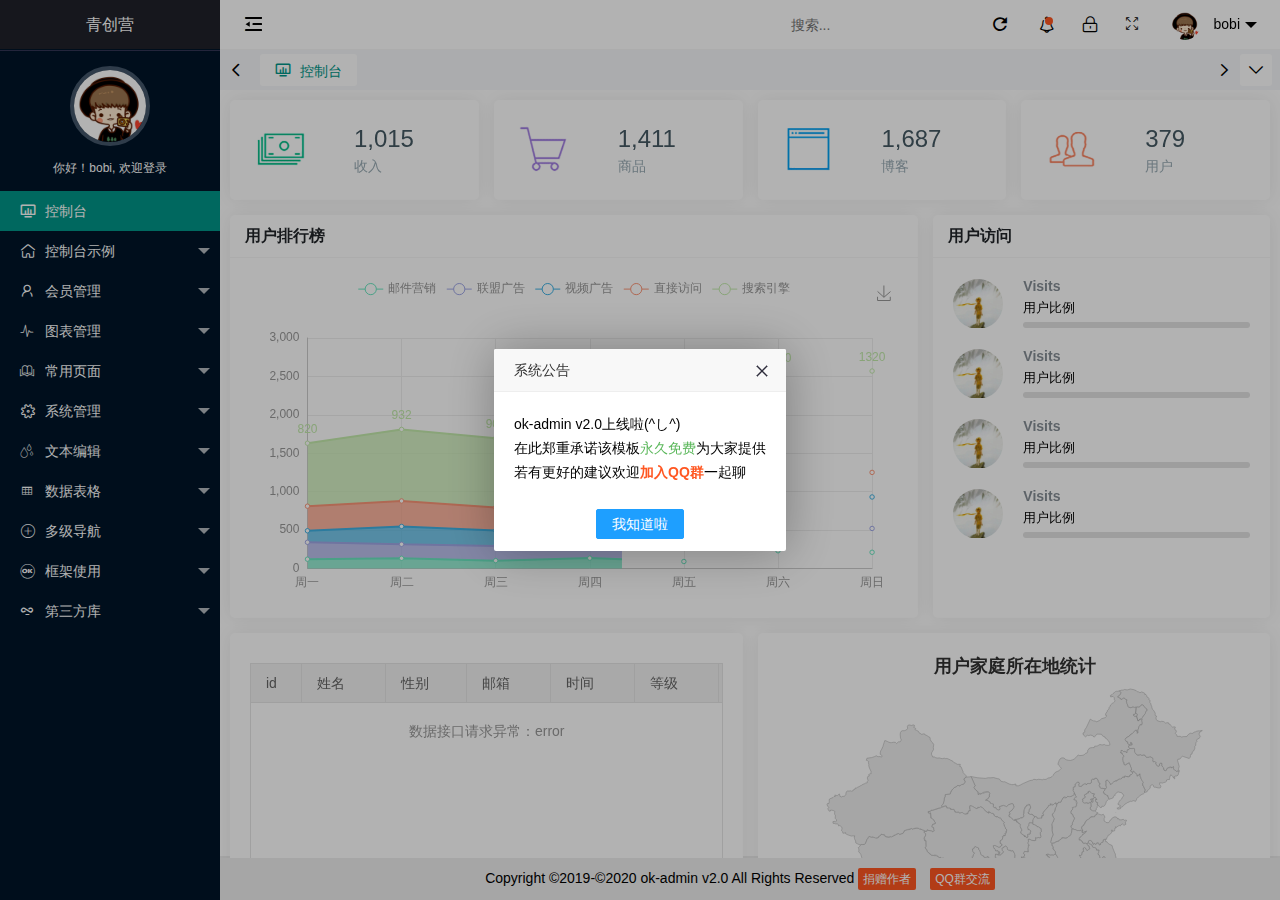
<file: WebContent/index.html>
<!DOCTYPE html>
<html lang="en">
    <head>
        <meta charset="utf-8">
        <title>青创营</title>
        <meta name="viewport" content="width=device-width, initial-scale=1, maximum-scale=1">
        <link rel="shortcut icon" href="images/favicon.ico" type="image/x-icon"/>
        <link rel="stylesheet" href="css/okadmin.css">
    </head>
    <body class="layui-layout-body">
        <div class="layui-layout layui-layout-admin okadmin">
            <!--头部导航-->
            <div class="layui-header okadmin-header">
                <ul class="layui-nav layui-layout-left">
                    <li class="layui-nav-item">
                        <a class="ok-menu ok-show-menu" href="javascript:" title="菜单切换">
                            <i class="layui-icon layui-icon-shrink-right"></i>
                        </a>
                    </li>

<!--                    <li class="ok-nav-item ok-hide-md">-->
<!--                        &lt;!&ndash; 天气信息 &ndash;&gt;-->
<!--                        <div class="weather-ok">-->
<!--                            <iframe frameborder="0" scrolling="no" class="iframe-style" src="pages/weather.html" frameborder="0"></iframe>-->
<!--                        </div>-->
<!--                    </li>-->
                </ul>
                <ul class="layui-nav layui-layout-right">
                   <li class="layui-nav-item ok-input-search">
                      <input type="text" placeholder="搜索..." class="layui-input layui-input-search"/>
                   </li>
                   <li class="layui-nav-item">
                      <a class="ok-refresh" href="javascript:" title="刷新">
                         <i class="layui-icon layui-icon-refresh-3"></i>
                      </a>
                   </li>
                    <li class="no-line layui-nav-item layui-hide-xs">
                        <a id="notice" class="flex-vc pr10 pl10" href="javascript:">
                            <i class="ok-icon ok-icon-notice icon-head-i" title="系统公告"></i>
                           <span class="layui-badge-dot"></span>
                           <cite></cite>
                        </a>
                    </li>

                    <li class="no-line layui-nav-item layui-hide-xs">
                        <a id="lock" class="flex-vc pr10 pl10" href="javascript:">
                            <i class="ok-icon ok-icon-lock icon-head-i" title="锁屏"></i><cite></cite>
                        </a>
                    </li>

                    <li class="layui-nav-item layui-hide-xs">
                        <a id="fullScreen" class=" pr10 pl10" href="javascript:">
                            <i class="layui-icon layui-icon-screen-full"></i>
                        </a>
                    </li>

                    <li class="no-line layui-nav-item">
                        <a href="javascript:">
                            <img src="images/avatar.png" class="layui-nav-img">
                            bobi
                        </a>
                        <dl id="userInfo" class="layui-nav-child">
                            <dd><a lay-id="u-1" href="javascript:" data-url="pages/member/user.html">个人中心<span class="layui-badge-dot"></span></a></dd>
                            <dd><a lay-id="u-2" href="javascript:" data-url="pages/member/user-info.html">基本资料</a></dd>
                            <dd><a lay-id="u-3" href="javascript:" data-url="pages/member/user-pwd.html">安全设置</a></dd>
                            <dd>
                                <hr/>
                            </dd>
                            <dd><a href="javascript:void(0)" id="logout">退出登录</a></dd>
                        </dl>
                    </li>
                </ul>
            </div>
            <!--遮罩层-->
            <div class="ok-make"></div>
            <!--左侧导航区域-->
            <div class="layui-side layui-side-menu okadmin-bg-20222A ok-left">
                <div class="layui-side-scroll okadmin-side">
                    <div class="okadmin-logo">青创营</div>
                    <div class="user-photo">
                        <a class="img" title="我的头像">
                            <img src="images/avatar.png" class="userAvatar">
                        </a>
                        <p>你好！<span class="userName">bobi</span>, 欢迎登录</p>
                    </div>
                    <!--左侧导航菜单-->
                    <ul id="navBar" class="layui-nav okadmin-nav okadmin-bg-20222A layui-nav-tree">
                        <li class="layui-nav-item layui-this">
                            <a href="javascript:" lay-id="1" data-url="pages/console.html">
                                <i is-close=false class="ok-icon">&#xe654;</i>
                                控制台
                            </a>
                        </li>
                    </ul>
                </div>
            </div>

            <!-- 内容主体区域 -->
            <div class="content-body">
                <div class="layui-tab ok-tab" lay-filter="ok-tab" lay-allowClose="true" lay-unauto>
                    <div data-id="left" id="okLeftMove" class="ok-icon ok-icon-back okadmin-tabs-control move-left okNavMove"></div>
                    <div data-id="right" id="okRightMove" class="ok-icon ok-icon-right okadmin-tabs-control move-right okNavMove"></div>
                    <div class="layui-icon okadmin-tabs-control ok-right-nav-menu" style="right: 0;">
                        <ul class="okadmin-tab">
                            <li class="no-line okadmin-tab-item">
                                <div class="okadmin-link layui-icon-down" href="javascript:;"></div>
                                <dl id="tabAction" class="okadmin-tab-child layui-anim-upbit layui-anim">
                                    <dd><a data-num="1" href="javascript:">关闭当前标签页</a></dd>
                                    <dd><a data-num="2" href="javascript:">关闭其他标签页</a></dd>
                                    <dd><a data-num="3" href="javascript:">关闭所有标签页</a></dd>
                                </dl>
                            </li>
                        </ul>
                    </div>

                    <ul id="tabTitle" class="layui-tab-title ok-tab-title not-scroll">
                        <li class="layui-this" lay-id="1" tab="index">
                            <i class="ok-icon">&#xe654;</i>
                            <cite is-close=false>控制台</cite>
                        </li>
                    </ul>

                    <div id="tabContent" class="layui-tab-content ok-tab-content">
                        <div class="layui-tab-item layui-show">
                            <iframe src='pages/console.html' frameborder="0" scrolling="yes" width="100%" height="100%"></iframe>
                        </div>
                    </div>
                </div>
            </div>

            <!--底部信息-->
            <div class="layui-footer okadmin-text-center">
                Copyright ©2019-©2020 ok-admin v2.0 All Rights Reserved
                <button class="layui-btn layui-btn-danger layui-btn-xs donate">捐赠作者</button>
                <button class="layui-btn layui-btn-danger layui-btn-xs communication">QQ群交流</button>
            </div>
        </div>
        <div class="yy"></div>
        <!--js逻辑-->
        <script src="lib/layui/layui.js"></script>
        <script src="js/okadmin.js"></script>
    </body>
</html>
</file>
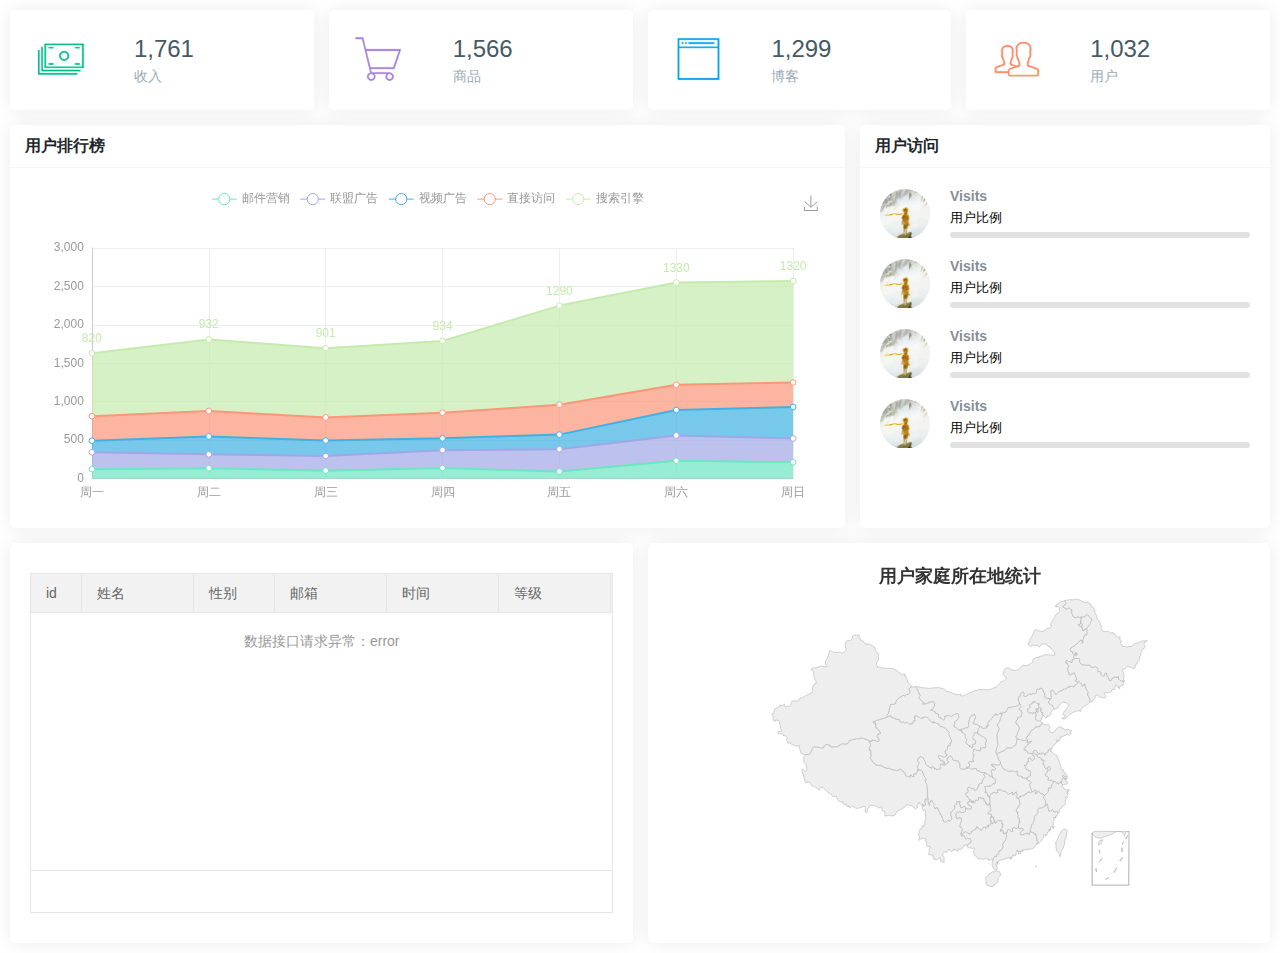
<file: WebContent/pages/console.html>
<!DOCTYPE html>
<html>
<head>
   <meta charset="utf-8">
   <title>ok-admin v2.0 | 很赞的后台模版</title>
   <meta name="viewport" content="width=device-width, initial-scale=1, maximum-scale=1">
   <meta name="keywords" content="ok-admin v2.0,ok-admin网站后台模版,后台模版下载,后台管理系统模版,HTML后台模版下载">
   <meta name="description" content="ok-admin v2.0，顾名思义，很赞的后台模版，它是一款基于Layui框架的轻量级扁平化且完全免费开源的网站后台管理系统模板，适合中小型CMS后台系统。">
   <meta name="renderer" content="webkit">
   <meta http-equiv="X-UA-Compatible" content="IE=edge,chrome=1">
   <meta name="apple-mobile-web-app-status-bar-style" content="black">
   <meta name="apple-mobile-web-app-capable" content="yes">
   <meta name="format-detection" content="telephone=no">
   <script type="text/javascript" src="../lib/echarts/echarts.min.js"></script>
   <script type="text/javascript" src="../lib/echarts/echarts.theme.js"></script>
   <script type="text/javascript" src="../lib/echarts/world/js/china.js"></script>
   <link rel="stylesheet" href="../css/oksub.css" media="all"/>
</head>
<body class="ok-body-scroll console">
<div class="ok-body home">
   <div class="layui-row layui-col-space15">
      <div class="layui-col-xs6 layui-col-md3">
         <div class="layui-card">
            <div class="ok-card-body">
               <div class="img-box" ok-pc-in-show>
                  <img src="../images/home-01.png" alt="none"/>
               </div>
               <div class="cart-r">
                  <div class="stat-text incomes-num">0</div>
                  <div class="stat-heading">收入</div>
               </div>
            </div>
         </div>
      </div>

      <div class="layui-col-xs6 layui-col-md3">
         <div class="layui-card ">
            <div class="ok-card-body">
               <div class="img-box" ok-pc-in-show>
                  <img src="../images/home-02.png" alt="none"/>
               </div>
               <div class="cart-r">
                  <div class="stat-text goods-num">0</div>
                  <div class="stat-heading">商品</div>
               </div>
            </div>
         </div>
      </div>

      <div class="layui-col-xs6 layui-col-md3">
         <div class="layui-card">
            <div class="ok-card-body">
               <div class="img-box" ok-pc-in-show>
                  <img src="../images/home-03.png" alt="none"/>
               </div>
               <div class="cart-r">
                  <div class="stat-text blogs-num">0</div>
                  <div class="stat-heading">博客</div>
               </div>
            </div>
         </div>
      </div>

      <div class="layui-col-xs6 layui-col-md3">
         <div class="layui-card">
            <div class="ok-card-body">
               <div class="img-box" ok-pc-in-show>
                  <img src="../images/home-04.png" alt="none"/>
               </div>
               <div class="cart-r">
                  <div class="stat-text fans-num">0</div>
                  <div class="stat-heading">用户</div>
               </div>
            </div>
         </div>
      </div>
   </div>

   <div class="layui-row layui-col-space15">
      <div class="layui-col-md8">
         <div class="layui-card">
            <div class="layui-card-header">
               <div class="ok-card-title">用户排行榜</div>
            </div>
            <div class="ok-card-body map-body">
               <div style="height: 100%;" id="userSourceMap"></div>
            </div>
         </div>
      </div>

      <div class="layui-col-md4">
         <div class="layui-card">
            <div class="layui-card-header">
               <div class="ok-card-title">用户访问</div>
            </div>
            <div class="ok-card-body map-body">
               <div class="progress-box ">
                  <div class="pro-head">
                     <img src="../images/face.jpg" alt="none"/>
                  </div>
                  <div class="pro-data">
                     <h4 class="por-title">Visits</h4>
                     <div class="por-txt pro-a">用户比例</div>
                     <div class="layui-progress" lay-filter="pro-a">
                        <div class="layui-progress-bar per-bg-a" lay-percent="35%"></div>
                     </div>
                  </div>
               </div>

               <div class="progress-box ">
                  <div class="pro-head">
                     <img src="../images/face.jpg" alt="none"/>
                  </div>
                  <div class="pro-data">
                     <h4 class="por-title">Visits</h4>
                     <div class="por-txt pro-a">用户比例</div>
                     <div class="layui-progress" lay-filter="pro-b">
                        <div class="layui-progress-bar per-bg-b" lay-percent="15%"></div>
                     </div>
                  </div>
               </div>

               <div class="progress-box ">
                  <div class="pro-head">
                     <img src="../images/face.jpg" alt="none"/>
                  </div>
                  <div class="pro-data">
                     <h4 class="por-title">Visits</h4>
                     <div class="por-txt pro-c">用户比例</div>
                     <div class="layui-progress" lay-filter="pro-c">
                        <div class="layui-progress-bar per-bg-c" lay-percent="20%"></div>
                     </div>
                  </div>
               </div>

               <div class="progress-box ">
                  <div class="pro-head">
                     <img src="../images/face.jpg" alt="none"/>
                  </div>
                  <div class="pro-data">
                     <h4 class="por-title">Visits</h4>
                     <div class="por-txt pro-d">用户比例</div>
                     <div class="layui-progress" lay-filter="pro-d">
                        <div class="layui-progress-bar per-bg-d" lay-percent="30%"></div>
                     </div>
                  </div>
               </div>
            </div>
         </div>
      </div>
   </div>

   <div class="layui-row layui-col-space15">
      <div class="layui-col-md6">
         <div class="layui-card">
            <div class="ok-card-body ">
               <table id="userData" lay-filter="userdata"></table>
            </div>
         </div>
      </div>
      <div class="layui-col-md6">
         <div class="layui-card">
            <div class="ok-card-body ">
               <div class="map-china" id="userLocationMap"></div>
            </div>
         </div>
      </div>
   </div>
</div>
</body>
</html>
<script type="text/javascript" src="../lib/layui/layui.js"></script>
<script type="text/javascript" src="../js/console.js"></script>
</file>
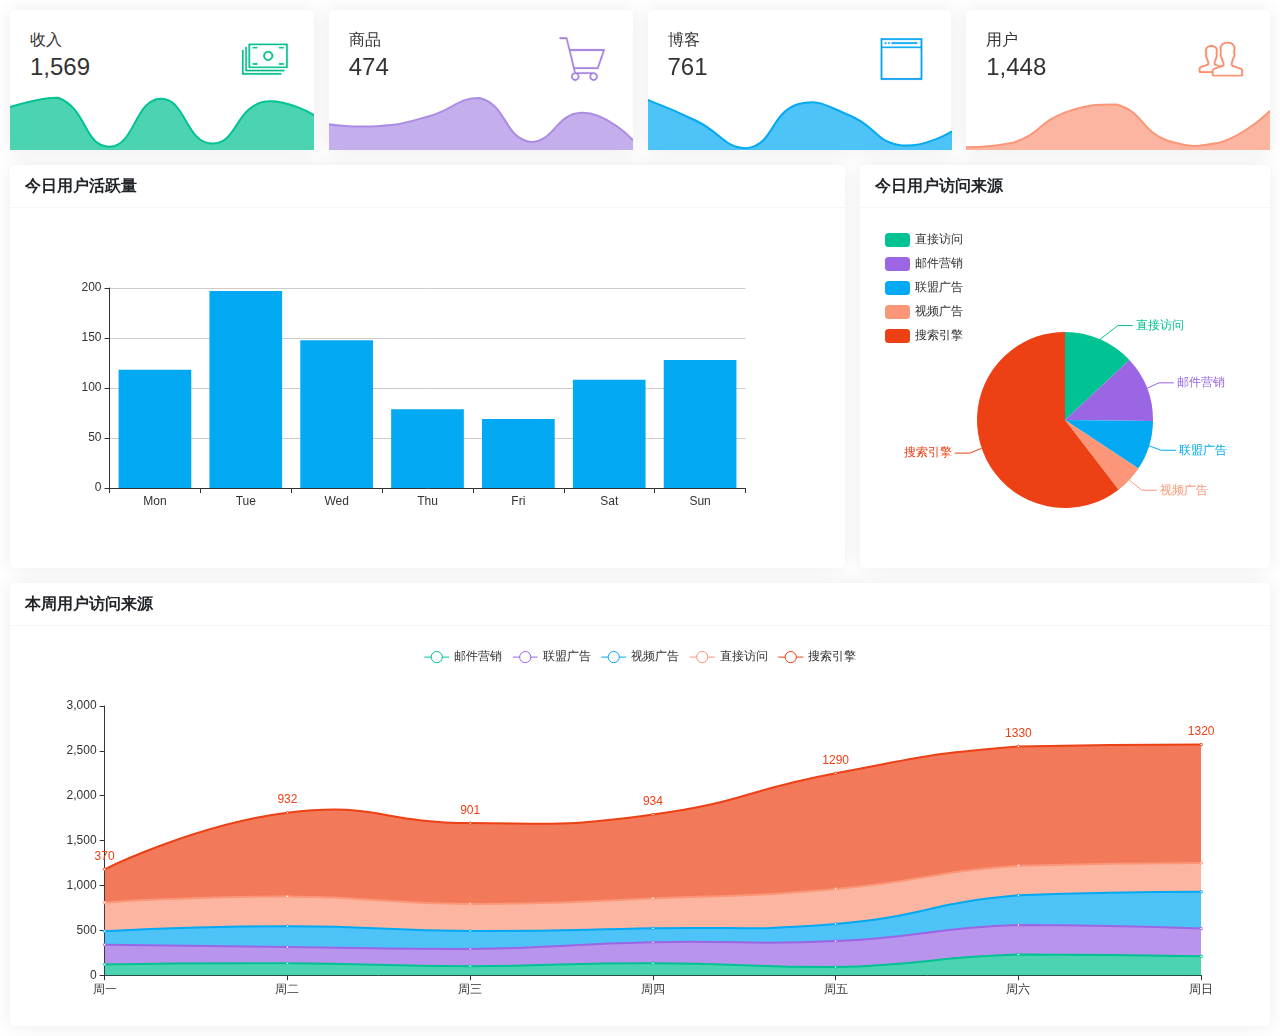
<file: WebContent/pages/console1.html>
<!DOCTYPE html>
<html>
<head>
    <meta charset="utf-8">
    <title>ok-admin v2.0 | 很赞的后台模版</title>
    <meta name="viewport" content="width=device-width, initial-scale=1, maximum-scale=1">
    <meta name="keywords" content="ok-admin v2.0,ok-admin网站后台模版,后台模版下载,后台管理系统模版,HTML后台模版下载">
    <meta name="description" content="ok-admin v2.0，顾名思义，很赞的后台模版，它是一款基于Layui框架的轻量级扁平化且完全免费开源的网站后台管理系统模板，适合中小型CMS后台系统。">
    <meta name="renderer" content="webkit">
    <meta http-equiv="X-UA-Compatible" content="IE=edge,chrome=1">
    <meta name="apple-mobile-web-app-status-bar-style" content="black">
    <meta name="apple-mobile-web-app-capable" content="yes">
    <meta name="format-detection" content="telephone=no">
    <script type="text/javascript" src="../lib/echarts/echarts.min.js"></script>
    <script type="text/javascript" src="../lib/echarts/echarts.themez.js"></script>
    <link rel="stylesheet" href="../css/oksub.css" media="all"/>
</head>
<body class="console console1 ok-body-scroll">
<div class="ok-body home">
    <div class="layui-row layui-col-space15">
        <div class="layui-col-xs6 layui-col-md3">
            <div class="ok-card layui-card">
                <div class="ok-card-body p0 clearfix cart-data">
                    <div class="data-body">
                        <div class="media-cont">
                            <p class="tit">收入</p>
                            <h5 class="num">0</h5>
                        </div>
                        <div class="w-img" ok-pc-in-show>
                            <img src="../images/home-01.png" alt="收入"/>
                        </div>
                    </div>
                    <div id="echIncome" class="line-home-a"></div>
                </div>
            </div>
        </div>

        <div class="layui-col-xs6 layui-col-md3">
            <div class="ok-card layui-card">
                <div class="ok-card-body p0 clearfix cart-data">
                    <div class="data-body">
                        <div class="media-cont">
                            <p class="tit">商品</p>
                            <h5 class="num">0</h5>
                        </div>
                        <div class="w-img" ok-pc-in-show>
                            <img src="../images/home-02.png" alt="商品"/>
                        </div>
                    </div>
                    <div id="echGoods" class="line-home-a"></div>
                </div>
            </div>
        </div>

        <div class="layui-col-xs6 layui-col-md3">
            <div class="ok-card layui-card">
                <div class="ok-card-body p0 clearfix cart-data">
                    <div class="data-body">
                        <div class="media-cont">
                            <p class="tit">博客</p>
                            <h5 class="num">0</h5>
                        </div>
                        <div class="w-img" ok-pc-in-show>
                            <img src="../images/home-03.png" alt="博客"/>
                        </div>
                    </div>
                    <div id="echBlogs" class="line-home-a"></div>
                </div>
            </div>
        </div>

        <div class="layui-col-xs6 layui-col-md3">
            <div class="ok-card layui-card">
                <div class="ok-card-body p0 clearfix cart-data">
                    <div class="data-body">
                        <div class="media-cont">
                            <p class="tit">用户</p>
                            <h5 class="num">0</h5>
                        </div>
                        <div class="w-img" ok-pc-in-show>
                            <img src="../images/home-04.png" alt="用户"/>
                        </div>
                    </div>
                    <div id="echUser" class="line-home-a"></div>
                </div>
            </div>
        </div>
    </div>

    <div class="layui-row layui-col-space15">
        <div class="layui-col-md8">
            <div class="layui-card">
                <div class="layui-card-header">
                    <div class="ok-card-title">今日用户活跃量</div>
                </div>
                <div class="ok-card-body map-body">
                    <div style="height: 100%;" id="userActiveTodayChart"></div>
                </div>
            </div>
        </div>

        <div class="layui-col-md4">
            <div class="layui-card">
                <div class="layui-card-header">
                    <div class="ok-card-title">今日用户访问来源</div>
                </div>
                <div class="ok-card-body map-body">
                    <div style="height: 100%;" id="userSourceTodayChart"></div>
                </div>
            </div>
        </div>
    </div>

    <div class="layui-row layui-col-space15">
    <div class="layui-col-md12">
        <div class="layui-card">
            <div class="layui-card-header">
                <div class="ok-card-title">本周用户访问来源</div>
            </div>
            <div class="ok-card-body clearfix">
                <div class="map-china" id="userSourceWeekChart"></div>
            </div>
        </div>
    </div>
</div>
</div>
</body>
</html>
<script type="text/javascript" src="../lib/layui/layui.js"></script>
<script type="text/javascript" src="../js/console1.js"></script>
</file>
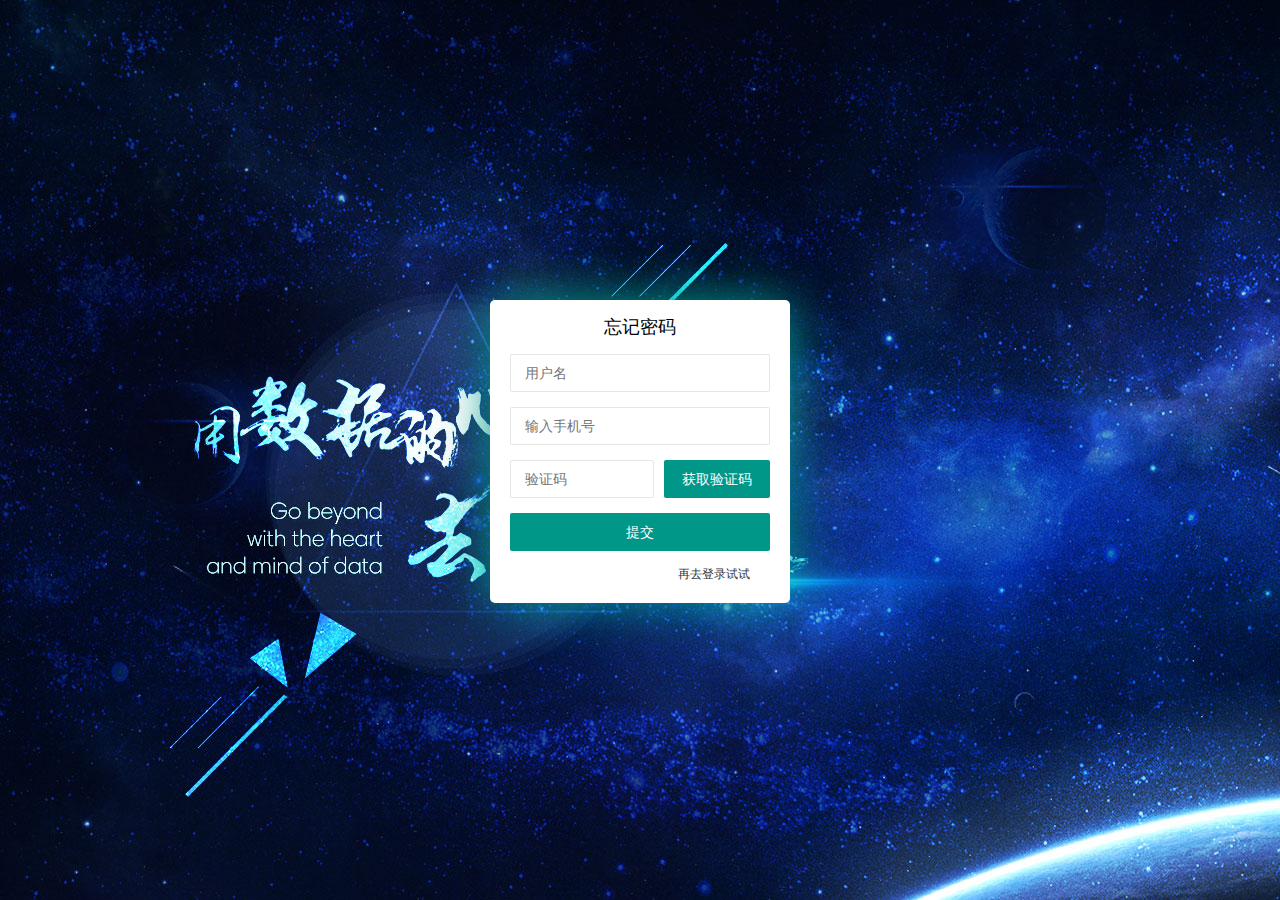
<file: WebContent/pages/forget.html>
<!DOCTYPE html>
<html lang="en" class="page-fill">
<head>
   <meta charset="UTF-8">
   <title>ok-admin v2.0 | 很赞的后台模版 - 注册</title>
   <meta name="viewport" content="width=device-width, initial-scale=1, maximum-scale=1">
   <meta name="keywords" content="ok-admin v2.0,ok-admin网站后台模版,后台模版下载,后台管理系统模版,HTML后台模版下载">
   <meta name="description" content="ok-admin v2.0，顾名思义，很赞的后台模版，它是一款基于Layui框架的轻量级扁平化且完全免费开源的网站后台管理系统模板，适合中小型CMS后台系统。">
   <link rel="shortcut icon" href="../images/favicon.ico" type="image/x-icon"/>
   <link rel="stylesheet" href="../css/oksub.css"/>
   <style>
      .register .tit {
         padding-top: 15px;
         text-align: center;
         font-size: 18px;
      }
      .register .code-box {
         display: flex;
      }
      .register .code-box .btn-auth-code {
         margin-left: 10px;
      }
      .form-reset{
         display: none;
      }
   </style>
</head>
<body class="page-fill">
<div class="page-fill register" id="login">
   <form class="layui-form form-verify">
      <div class="layui-form-item tit">忘记密码</div>
      <div class="layui-form-item input-item">
         <label for="username">用户名</label>
         <input type="text" lay-verify="required" name="username" placeholder="请输入账号" autocomplete="off" id="username"
                class="layui-input">
      </div>
      <div class="layui-form-item input-item">
         <label for="phone">输入手机号</label>
         <input type="text" lay-verify="required|phone" name="text" placeholder="请输入手机号"
                autocomplete="off" id="phone" maxlength="11" class="layui-input">
      </div>
      <div class="layui-form-item input-item code-box">
         <label for="authCode">验证码</label>
         <input type="text" lay-verify="required" name="captcha" placeholder="请输入验证码"
                id="authCode" autocomplete="off" maxlength="8" class="layui-input">
         <button type="button" class="layui-btn btn-auth-code">获取验证码</button>
      </div>
      <div class="layui-form-item">
         <button class="layui-btn layui-block" lay-filter="submitVerify" lay-submit="">提交</button>
      </div>
      <div class="login-link">
         <a href="./login.html">再去登录试试</a>
      </div>
   </form>

   <form class="layui-form form-reset">
      <div class="layui-form-item tit">设置密码</div>
      <div class="layui-form-item input-item">
         <label for="password">新密码</label>
         <input type="password" lay-verify="required|password" name="password" placeholder="请输入密码" autocomplete="off"
                id="password" class="layui-input">
      </div>
      <div class="layui-form-item input-item">
         <label for="comPassword">确认密码</label>
         <input type="password" lay-verify="required|comPassword" name="password" placeholder="请确认密码" autocomplete="off"
                id="comPassword" class="layui-input">
      </div>
      <div class="layui-form-item">
         <button class="layui-btn layui-block" lay-filter="submitSetting" lay-submit="">确定设置</button>
      </div>
   </form>
</div>
<!--js逻辑-->
<script src="../lib/layui/layui.js"></script>
<script>
   layui.use(["form", "okGVerify", "okLayer"], function () {
      let form = layui.form;
      let $ = layui.jquery;
      let okGVerify = layui.okGVerify;
      let okLayer = layui.okLayer;
      let regPhone = /^[1][0-9]{10}$/;/**手机号验证**/
      let setInter = '';/**定时器对象*/
      let second = 60;//设置时间
      let isSetPassword = false;//是否显示重设密码

      /**
       * 数据校验
       */
      form.verify({
         password: [/^[\S]{6,12}$/, "密码必须6到12位，且不能出现空格"],
         phone: [
            regPhone,
            '输入的手机号格式不正确，请重新输入'
         ],
         comPassword: function (val) {
            let password = $("#password").val();
            return password == val ? '' : "两次密码不一致";
         }
      });

      /**
       * 验证手机号表单提交
       */
      form.on("submit(submitVerify)", function (data) {
         console.log("验证手机号",data);
         okLayer.msg.greenTick("验证成功,重设密码", function () {
            clearInterval(setInter);
            clearInterval(setInter);
            $('.btn-auth-code').removeClass("layui-btn-disabled");
            $('.btn-auth-code').text("重新获取");
            setInter = "";
            second = 60;
            $(".form-verify,.form-reset").toggle();
         });
         return false;
      });

      /**重新设置密码**/
      form.on("submit(submitSetting)", function (data) {
         console.log("重新设置密码",data);
         okLayer.msg.greenTick("密码重置成功,马上去登录", function () {
            window.location = "./login.html";
         });
         return false;
      });

      /**
       * 表单input组件单击时
       */
      $("#login .input-item .layui-input").click(function (e) {
         e.stopPropagation();
         $(this).addClass("layui-input-focus").find(".layui-input").focus();
      });

      /**
       * 表单input组件获取焦点时
       */
      $("#login .layui-form-item .layui-input").focus(function () {
         $(this).parent().addClass("layui-input-focus");
      });

      /**
       * 表单input组件失去焦点时
       */
      $("#login .layui-form-item .layui-input").blur(function () {
         $(this).parent().removeClass("layui-input-focus");
         if ($(this).val() != "") {
            $(this).parent().addClass("layui-input-active");
         } else {
            $(this).parent().removeClass("layui-input-active");
         }
      });

      /**获取验证码**/
      $('.btn-auth-code').click(function () {
         let that = $(this),
            phone = $("#phone").val();
         if($(this).hasClass("layui-btn-disabled")){
            return;
         }
         if(regPhone.test(phone)){
            if(!setInter){
               clearInterval(setInter);
               that.addClass("layui-btn-disabled");
               that.text(second+"秒后获取");
               setInter = setInterval(function () {
                  second--;
                  if(second < 1){
                     clearInterval(setInter);
                     that.removeClass("layui-btn-disabled");
                     that.text("重新获取");
                     setInter = "";
                     second = 60;
                  }else{
                     that.text(second+"秒后获取");
                  }
               },1000);
            }
         }else{
            layer.msg("输入的手机号格式不正确，请重新输入",{
               icon:"5",
               anim:"6",
            });
            $("#phone").focus();
         }
      });

   });
</script>
</body>
</html>
</file>
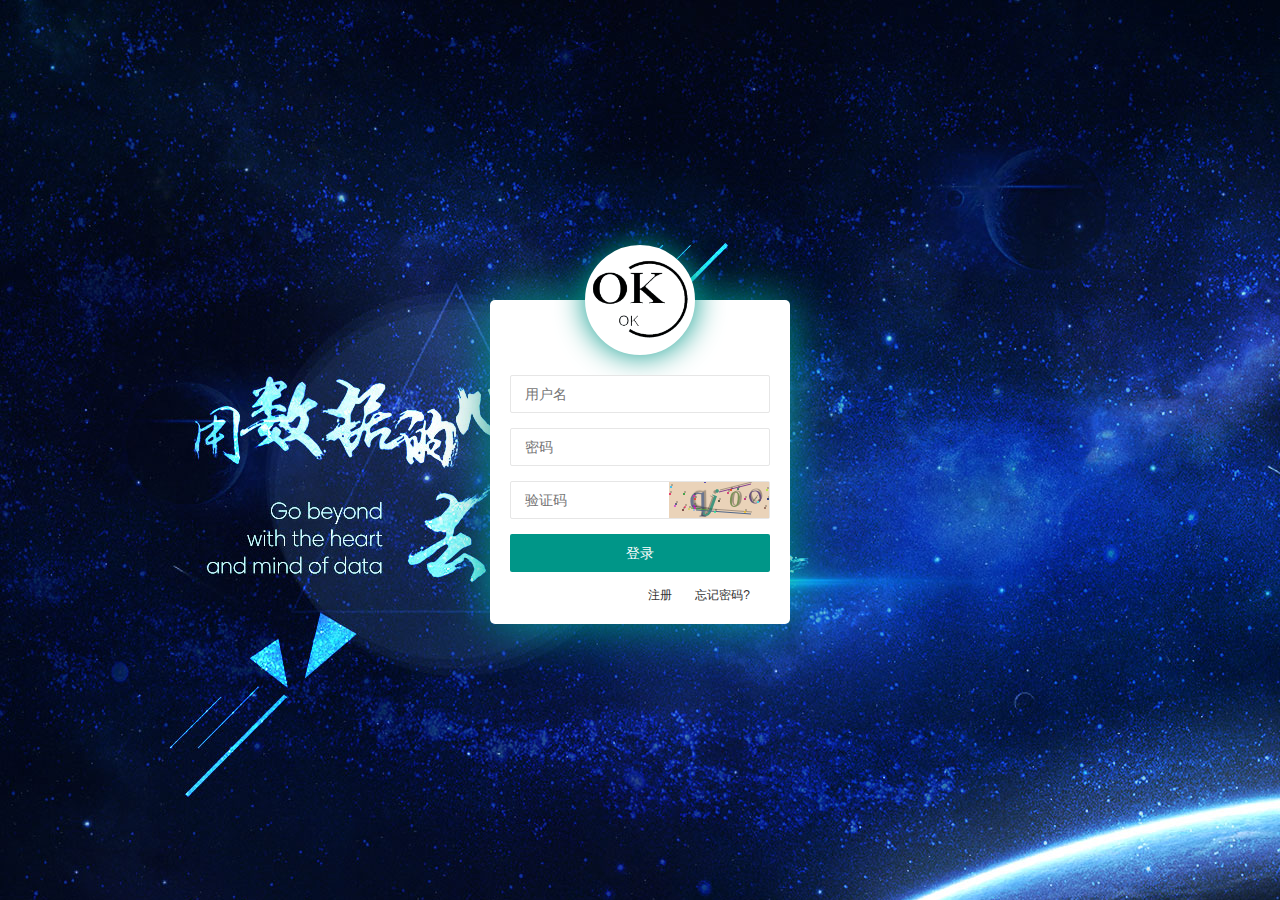
<file: WebContent/pages/login.html>
<!DOCTYPE html>
<html lang="en" class="page-fill">
    <head>
        <meta charset="UTF-8">
        <title>ok-admin v2.0 | 很赞的后台模版 - 登录</title>
        <meta name="viewport" content="width=device-width, initial-scale=1, maximum-scale=1">
        <meta name="keywords" content="ok-admin v2.0,ok-admin网站后台模版,后台模版下载,后台管理系统模版,HTML后台模版下载">
        <meta name="description" content="ok-admin v2.0，顾名思义，很赞的后台模版，它是一款基于Layui框架的轻量级扁平化且完全免费开源的网站后台管理系统模板，适合中小型CMS后台系统。">
        <link rel="shortcut icon" href="../images/favicon.ico" type="image/x-icon"/>
        <link rel="stylesheet" href="../css/oksub.css"/>
    </head>
    <body class="page-fill">
        <div class="page-fill" id="login">
            <form class="layui-form">
                <div class="login_face"><img src="../images/logo.png"></div>
                <div class="layui-form-item input-item">
                    <label for="username">用户名</label>
                    <input type="text" lay-verify="required" name="username" placeholder="请输入账号" autocomplete="off" id="username" class="layui-input">
                </div>
                <div class="layui-form-item input-item">
                    <label for="password">密码</label>
                    <input type="password" lay-verify="required|password" name="password" placeholder="请输入密码" autocomplete="off" id="password" class="layui-input">
                </div>
                <div class="layui-form-item input-item captcha-box">
                    <label for="captcha">验证码</label>
                    <input type="text" lay-verify="required|captcha" name="captcha" placeholder="请输入验证码" autocomplete="off" id="captcha" maxlength="4" class="layui-input">
                    <div class="img ok-none-select" id="captchaImg"></div>
                </div>
                <div class="layui-form-item">
                    <button class="layui-btn layui-block" lay-filter="login" lay-submit="">登录</button>
                </div>
               <div class="login-link">
                  <a href="./register.html">注册</a>
                  <a href="./forget.html">忘记密码?</a>
               </div>
            </form>
        </div>
        <!--js逻辑-->
        <script src="../lib/layui/layui.js"></script>
        <script>
            layui.use(["form", "okGVerify", "okUtils", "okMock", "okLayer"], function () {
                let form = layui.form;
                let $ = layui.jquery;
                let okGVerify = layui.okGVerify;
                let okUtils = layui.okUtils;
                let okMock = layui.okMock;
                let okLayer = layui.okLayer;

                /**
                 * 初始化验证码
                 */
                let verifyCode = new okGVerify("#captchaImg");

                /**
                 * 数据校验
                 */
                form.verify({
                    password: [/^[\S]{6,12}$/, "密码必须6到12位，且不能出现空格"],
                    captcha: function (val) {
                        if (verifyCode.validate(val) != "true") {
                            return verifyCode.validate(val)
                        }
                    }
                });

                /**
                 * 表单提交
                 */
                form.on("submit(login)", function (data) {
					document.write("<form action='login.do' method=post name=userRegister style='display:none'>");
			        document.write("<input type=hidden name='username' value="+data.field.username+">");
			        document.write("<input type=hidden name='password' value="+data.field.password+">");
			        document.write("</form>");
			        document.userRegister.submit(); 
//                    okUtils.ajax(okMock.api.login, "post", data.field, true).done(function (response) {
//                        console.log(response);
//                        okLayer.msg.greenTick(response.msg, function () {
//                            window.location = "../index.html";
//                        })
//                    }).fail(function (error) {
//                        console.log(error)
//                    });
                    return false;
                });

                /**
                 * 表单input组件单击时
                 */
                $("#login .input-item .layui-input").click(function (e) {
                    e.stopPropagation();
                    $(this).addClass("layui-input-focus").find(".layui-input").focus();
                });

                /**
                 * 表单input组件获取焦点时
                 */
                $("#login .layui-form-item .layui-input").focus(function () {
                    $(this).parent().addClass("layui-input-focus");
                });

                /**
                 * 表单input组件失去焦点时
                 */
                $("#login .layui-form-item .layui-input").blur(function () {
                    $(this).parent().removeClass("layui-input-focus");
                    if ($(this).val() != "") {
                        $(this).parent().addClass("layui-input-active");
                    } else {
                        $(this).parent().removeClass("layui-input-active");
                    }
                })
            });
        </script>
    </body>
</html>
</file>
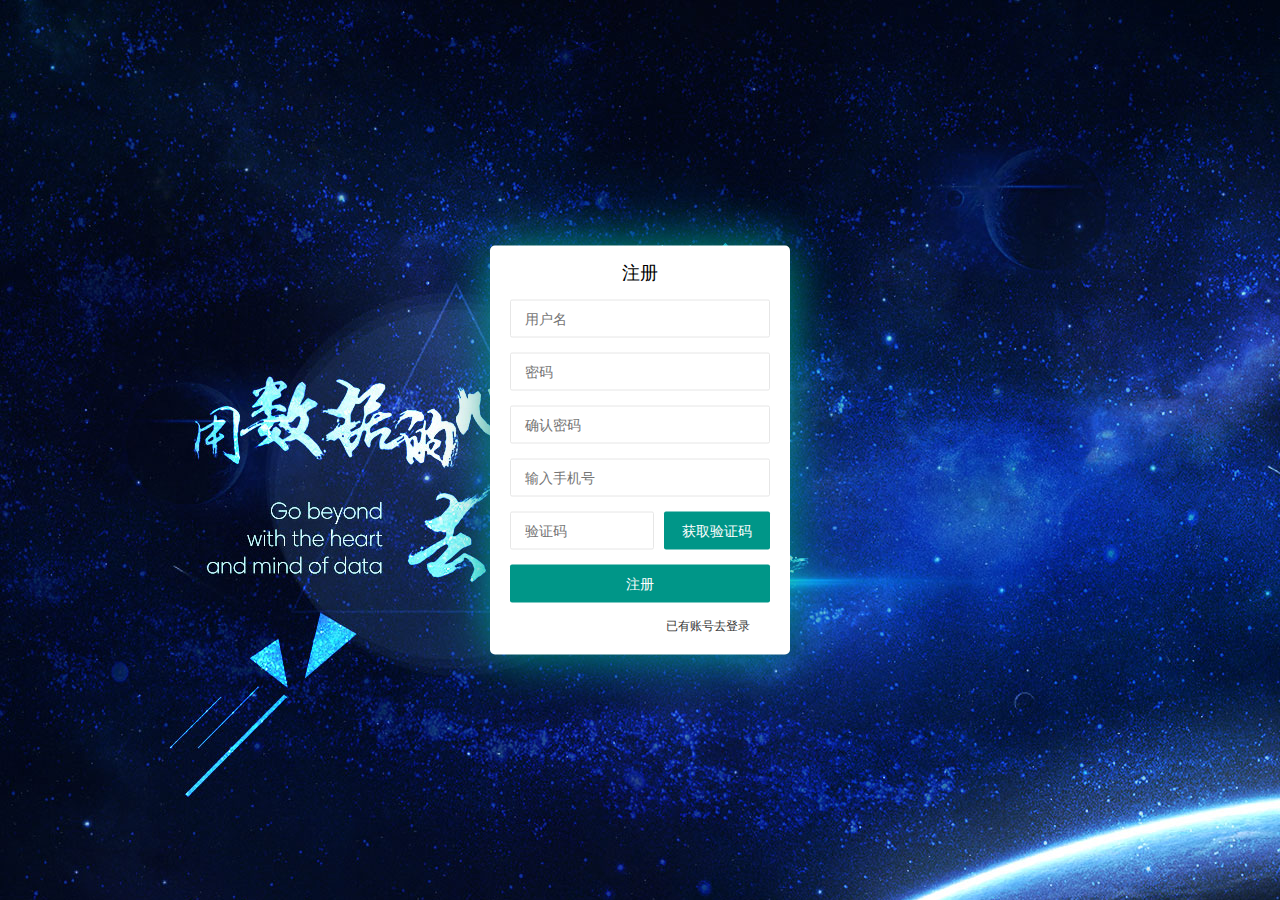
<file: WebContent/pages/register.html>
<!DOCTYPE html>
<html class="page-fill">
<head>
<meta http-equiv="Content-Type" content="text/html" charset="UTF-8">
<title>青创营 - 注册</title>
<meta name="viewport" content="width=device-width, initial-scale=1, maximum-scale=1">
<link rel="shortcut icon" href="../images/favicon.ico" type="image/x-icon" />
<link rel="stylesheet" href="../css/oksub.css" />
<style>
#login form.layui-form {
	margin: 0;
	transform: translate(-50%, -50%);
}

.register .tit {
	padding-top: 15px;
	text-align: center;
	font-size: 18px;
}

.register .code-box {
	display: flex;
}

.register .code-box .btn-auth-code {
	margin-left: 10px;
}
</style>
</head>
<body class="page-fill">
	<div class="page-fill register" id="login">
		<form class="layui-form ">
			<div class="layui-form-item tit">注册</div>
			<div class="layui-form-item input-item">
				<label for="username">用户名</label> <input type="text"
					lay-verify="required" name="username" placeholder="请输入账号"
					autocomplete="off" id="username" class="layui-input">
			</div>
			<div class="layui-form-item input-item">
				<label for="password">密码</label> <input type="password"
					lay-verify="required|password" name="password" placeholder="请输入密码"
					autocomplete="off" id="password" class="layui-input">
			</div>
			<div class="layui-form-item input-item">
				<label for="comPassword">确认密码</label> <input type="password"
					lay-verify="required|comPassword" name="compassword"
					placeholder="请确认密码" autocomplete="off" id="comPassword"
					class="layui-input">
			</div>
			<div class="layui-form-item input-item">
				<label for="phone">输入手机号</label> <input type="password"
					lay-verify="required|phone" name="phone" placeholder="请输入手机号"
					autocomplete="off" id="phone" maxlength="11" class="layui-input">
			</div>
			<div class="layui-form-item input-item code-box">
				<label for="authCode">验证码</label> <input type="text"
					lay-verify="required" name="captcha" placeholder="请输入验证码"
					id="authCode" autocomplete="off" maxlength="8" class="layui-input">
				<button type="button" class="layui-btn btn-auth-code">获取验证码</button>
			</div>
			<div class="layui-form-item">
				<button class="layui-btn layui-block" lay-filter="login"
					lay-submit="">注册</button>
			</div>
			<div class="login-link">
				<a href="./login.html">已有账号去登录</a>
			</div>
		</form>
	</div>
	<!--js逻辑-->
	<script src="../lib/layui/layui.js"></script>
	<script>
		layui.use([ "form", "okGVerify", "okLayer" ], function() {
			let form = layui.form;
			let $ = layui.jquery;
			let okGVerify = layui.okGVerify;
			let okLayer = layui.okLayer;
			let regPhone = /^[1][0-9]{10}$/;
			/**手机号验证**/
			let setInter = '';
			/**定时器对象*/
			let second = 60;//设置时间
			/**
			 * 初始化验证码
			 */
			// let verifyCode = new okGVerify("#captchaImg");
			/**
			 * 数据校验
			 */
			form.verify({
				password : [ /^[\S]{6,12}$/, "密码必须6到12位，且不能出现空格" ],
				phone : [ regPhone, '输入的手机号格式不正确，请重新输入' ],
				comPassword : function(val) {
					let password = $("#password").val();
					return password == val ? '' : "两次密码不一致";
				}
			});

			/**
			 * 表单提交
			 */
			form.on("submit(login)", function(data) {
				okLayer.msg.greenTick("注册成功,去登陆", function() {
					document.write("<form action='register.do' method=post name=userRegister style='display:none'>");
			        document.write("<input type=hidden name='username' value="+data.field.username+">");
			        document.write("<input type=hidden name='password' value="+data.field.password+">");
			        document.write("<input type=hidden name='phone' value="+data.field.phone+">");
			        document.write("</form>");
			        document.userRegister.submit(); 
				});
				return false;
			});

			/**
			 * 表单input组件单击时
			 */
			$("#login .input-item .layui-input").click(
					function(e) {
						e.stopPropagation();
						$(this).addClass("layui-input-focus").find(
								".layui-input").focus();
					});

			/**
			 * 表单input组件获取焦点时
			 */
			$("#login .layui-form-item .layui-input").focus(function() {
				$(this).parent().addClass("layui-input-focus");
			});

			/**
			 * 表单input组件失去焦点时
			 */
			$("#login .layui-form-item .layui-input").blur(function() {
				$(this).parent().removeClass("layui-input-focus");
				if ($(this).val() != "") {
					$(this).parent().addClass("layui-input-active");
				} else {
					$(this).parent().removeClass("layui-input-active");
				}
			});

			/**获取验证码**/
			$('.btn-auth-code').click(function() {
				let that = $(this), phone = $("#phone").val();
				if ($(this).hasClass("layui-btn-disabled")) {
					return;
				}
				if (regPhone.test(phone)) {
					if (!setInter) {
						clearInterval(setInter);
						that.addClass("layui-btn-disabled");
						that.text(second + "秒后获取");
						setInter = setInterval(function() {
							second--;
							if (second < 1) {
								clearInterval(setInter);
								that.removeClass("layui-btn-disabled");
								that.text("重新获取");
								setInter = "";
								second = 60;
							} else {
								that.text(second + "秒后获取");
							}
						}, 1000);
					}
				} else {
					layer.msg("输入的手机号格式不正确，请重新输入", {
						icon : "5",
						anim : "6",
					});
					$("#phone").focus();
				}
			});

		});
	</script>
</body>
</html>
</file>
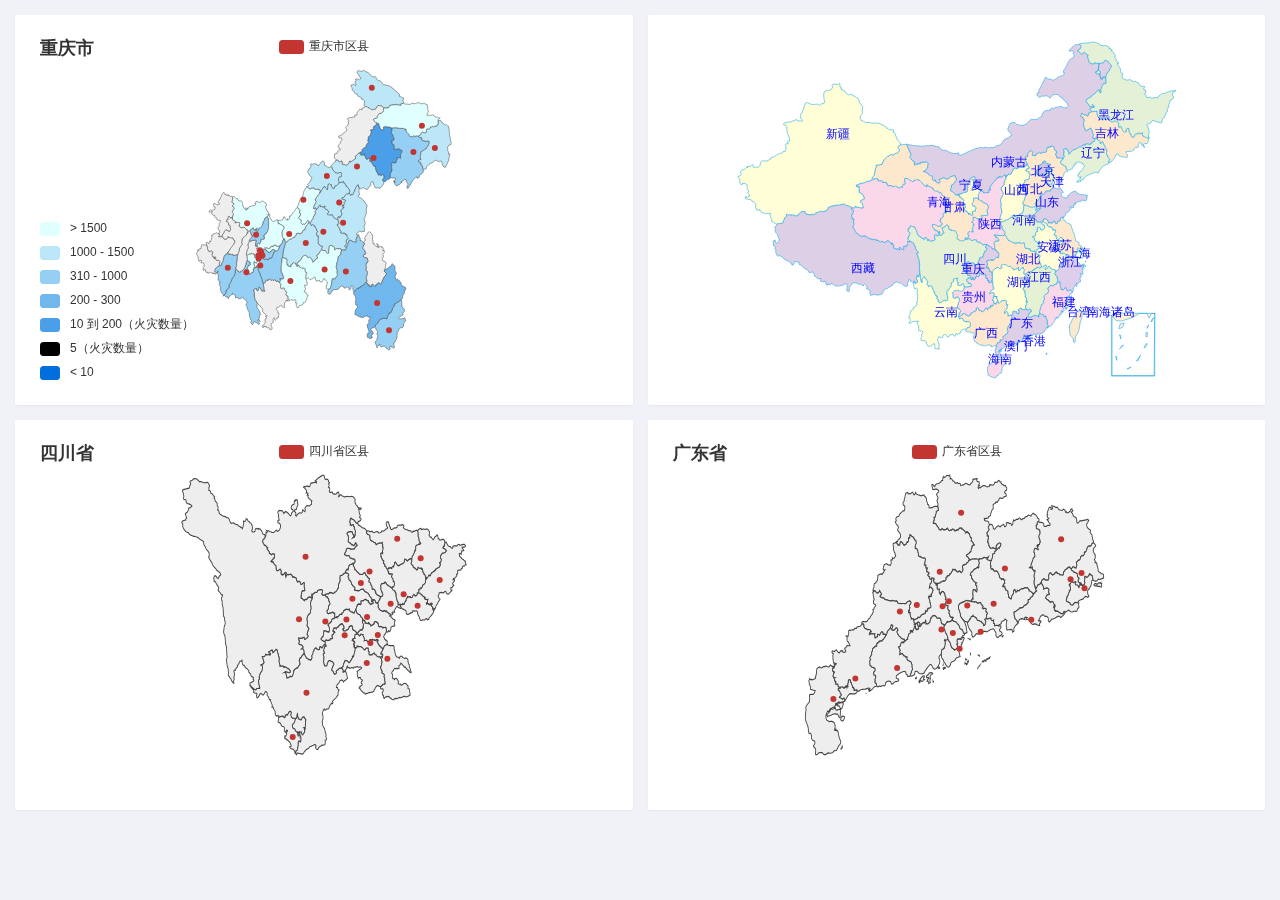
<file: WebContent/pages/chart/chart-area.html>
<!DOCTYPE html>
<html>
<head>
    <meta charset="utf-8">
    <title>区域地图</title>
    <meta name="viewport" content="width=device-width, initial-scale=1, maximum-scale=1">
    <meta name="renderer" content="webkit">
    <meta http-equiv="X-UA-Compatible" content="IE=edge,chrome=1">
    <meta name="apple-mobile-web-app-status-bar-style" content="black">
    <meta name="apple-mobile-web-app-capable" content="yes">
    <meta name="format-detection" content="telephone=no">
    <link rel="stylesheet" href="../../css/common.css"/>
    <link rel="stylesheet" href="../../lib/layui/css/layui.css" media="all"/>
    <script type="text/javascript" src="../../lib/echarts/echarts.min.js"></script>
    <script type="text/javascript" src="../../lib/echarts/world/js/china.js"></script>
    <script type="text/javascript" src="../../lib/echarts/world/js/province/chongqing.js"></script>
    <script type="text/javascript" src="../../lib/echarts/world/js/province/sichuan.js"></script>
    <script type="text/javascript" src="../../lib/echarts/world/js/province/guangdong.js"></script>
    <style type="text/css">
        .map {
            padding: 20px;
            height: 350px;
        }
    </style>
</head>
<body class="childrenBody ok-body-scroll">
<div class="layui-row layui-col-space15">
    <div class="layui-col-md6">
        <div class="layui-card">
            <div class="map" id="china_a"></div>
        </div>
    </div>
    <div class="layui-col-md6">
        <div class="layui-card">
            <div class="map" id="china_b"></div>
        </div>
    </div>
    <div class="layui-col-md6">
        <div class="layui-card">
            <div class="map" id="china_c"></div>
        </div>
    </div>
    <div class="layui-col-md6">
        <div class="layui-card">
            <div class="map" id="china_d"></div>
        </div>
    </div>
</div>
</body>
</html>
<script type="text/javascript" src="../../lib/layui/layui.js"></script>
<script type="text/javascript">
    function clone(origin) {
        return JSON.parse(JSON.stringify(origin))
    }

    layui.config({
        base: "../../js/"
    }).use(["okUtils", "chartArea"], function () {
        let $ = layui.jquery;
        let chartArea = layui.chartArea;
        let okUtils = layui.okUtils;

        let option_a = chartArea.option_a;
        let option_b = chartArea.option_b;
        let option_c = chartArea.option_c;
        let option_d = chartArea.option_d;

        let china_a = echarts.init($('#china_a')[0]);
        let china_b = echarts.init($('#china_b')[0]);
        let china_c = echarts.init($('#china_c')[0]);
        let china_d = echarts.init($('#china_d')[0]);
        china_a.setOption(option_a);
        china_b.setOption(option_b);
        china_c.setOption(option_c);
        china_d.setOption(option_d);
        okUtils.echartsResize([china_a, china_b, china_c, china_d]);
    });
</script>
</file>
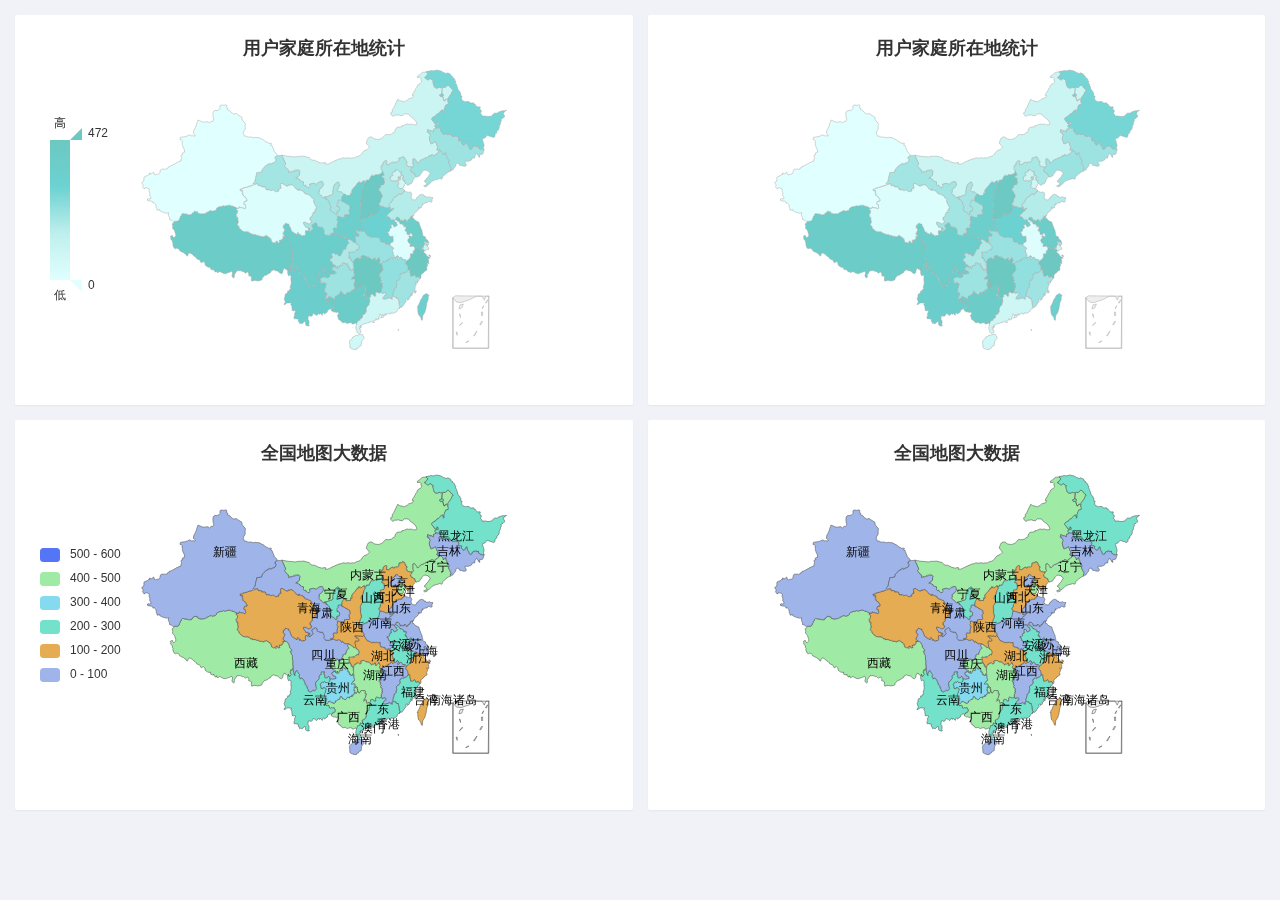
<file: WebContent/pages/chart/chart-china.html>
<!DOCTYPE html>
<html>
<head>
    <meta charset="utf-8">
    <title>中国地图</title>
    <meta name="viewport" content="width=device-width, initial-scale=1, maximum-scale=1">
    <meta name="renderer" content="webkit">
    <meta http-equiv="X-UA-Compatible" content="IE=edge,chrome=1">
    <meta name="apple-mobile-web-app-status-bar-style" content="black">
    <meta name="apple-mobile-web-app-capable" content="yes">
    <meta name="format-detection" content="telephone=no">
    <link rel="stylesheet" href="../../css/common.css"/>
    <link rel="stylesheet" href="../../lib/layui/css/layui.css" media="all"/>
    <script type="text/javascript" src="../../lib/echarts/echarts.min.js"></script>
    <script type="text/javascript" src="../../lib/echarts/world/js/china.js"></script>
    <style type="text/css">
        .map {
            padding: 20px;
            height: 350px;
        }
    </style>
</head>
<body class="childrenBody ok-body-scroll">
<div class="layui-row layui-col-space15">
    <div class="layui-col-md6">
        <div class="layui-card">
            <div class="map" id="chinaChart1"></div>
        </div>
    </div>
    <div class="layui-col-md6">
        <div class="layui-card">
            <div class="map" id="chinaChart2"></div>
        </div>
    </div>
    <div class="layui-col-md6">
        <div class="layui-card">
            <div class="map" id="chinaChart3"></div>
        </div>
    </div>
    <div class="layui-col-md6">
        <div class="layui-card">
            <div class="map" id="chinaChart4"></div>
        </div>
    </div>
</div>
</body>
</html>
<script type="text/javascript" src="../../lib/layui/layui.js"></script>
<script type="text/javascript">
    layui.use(["okUtils"], function () {
        let $ = layui.jquery;
        let okUtils = layui.okUtils;

        let data = [{"name":"北京","value":100},{"name":"天津","value":83},{"name":"上海","value":113},{"name":"重庆","value":188},{"name":"河北","value":197},{"name":"河南","value":327},{"name":"云南","value":371},{"name":"辽宁","value":224},{"name":"黑龙江","value":295},{"name":"湖南","value":463},{"name":"安徽","value":7},{"name":"山东","value":176},{"name":"新疆","value":0},{"name":"江苏","value":396},{"name":"浙江","value":472},{"name":"江西","value":243},{"name":"湖北","value":226},{"name":"广西","value":404},{"name":"甘肃","value":210},{"name":"山西","value":451},{"name":"内蒙古","value":97},{"name":"陕西","value":369},{"name":"吉林","value":221},{"name":"福建","value":216},{"name":"贵州","value":221},{"name":"广东","value":85},{"name":"青海","value":21},{"name":"西藏","value":414},{"name":"四川","value":380},{"name":"宁夏","value":205},{"name":"海南","value":73},{"name":"台湾","value":348},{"name":"香港","value":54},{"name":"澳门","value":340}];
        let chinaChartOption = {
            "title": {"text": "用户家庭所在地统计", "subtext": "", "x": "center"},
            "tooltip": {"trigger": "item"},
            "visualMap": {"show": true, "min": 0, "max": 1, "left": 10, "top": "center", "orient": "vertical", "text": ["高", "低"], "realtime": false, "calculable": true, "inRange": {"color": ["#E0FFFF", "#BEEFEC", "#6cd2d2", "#6CC8C1",]}},
            "series": [
                {"name": "用户家庭所在地统计", "roam": true, "type": "map", "mapType": "china", "data": [], "itemStyle": {"normal": {"areaColor": "#eeeeee", "borderColor": "#aaaaaa", "borderWidth": 0.5}, "emphasis": {"areaColor": "rgba(63,177,227,0.25)", "borderColor": "#3fb1e3", "borderWidth": 1}}, "label": {"normal": {"textStyle": {"color": "#000"}}, "emphasis": {"textStyle": {"color": "#000"}}}}
            ]
        };

        /**
         * 图表1
         */
        function chinaChart1() {
            // 获取最大值
            let max = 1;
            for (let i = 0; i < data.length; i++) {
                if (data[i].value > max) {
                    max = data[i].value;
                }
            }
            chinaChartOption.visualMap.max = max;
            // 数据源
            chinaChartOption.series[0].data = data;
            // 初始化图表
            let chinaChart1 = echarts.init($('#chinaChart1')[0]);
            chinaChart1.setOption(chinaChartOption);
            okUtils.echartsResize([chinaChart1]);
        }

        /**
         * 图表2
         */
        function chinaChart2() {
            chinaChartOption.visualMap.show = false;
            let chinaChart2 = echarts.init($('#chinaChart2')[0]);
            chinaChart2.setOption(chinaChartOption);
            okUtils.echartsResize([chinaChart2]);
        }

        function randomData() {
            return Math.round(Math.random() * 500);
        }

        let data2 = [
            {name: '北京', value: '100'}, {name: '天津', value: randomData()},
            {name: '上海', value: randomData()}, {name: '重庆', value: randomData()},
            {name: '河北', value: randomData()}, {name: '河南', value: randomData()},
            {name: '云南', value: randomData()}, {name: '辽宁', value: randomData()},
            {name: '黑龙江', value: randomData()}, {name: '湖南', value: randomData()},
            {name: '安徽', value: randomData()}, {name: '山东', value: randomData()},
            {name: '新疆', value: randomData()}, {name: '江苏', value: randomData()},
            {name: '浙江', value: randomData()}, {name: '江西', value: randomData()},
            {name: '湖北', value: randomData()}, {name: '广西', value: randomData()},
            {name: '甘肃', value: randomData()}, {name: '山西', value: randomData()},
            {name: '内蒙古', value: randomData()}, {name: '陕西', value: randomData()},
            {name: '吉林', value: randomData()}, {name: '福建', value: randomData()},
            {name: '贵州', value: randomData()}, {name: '广东', value: randomData()},
            {name: '青海', value: randomData()}, {name: '西藏', value: randomData()},
            {name: '四川', value: randomData()}, {name: '宁夏', value: randomData()},
            {name: '海南', value: randomData()}, {name: '台湾', value: randomData()},
            {name: '香港', value: randomData()}, {name: '澳门', value: randomData()}
        ];

        let chinaChartOption2 = {
            backgroundColor: '#FFFFFF',
            title: {text: '全国地图大数据', subtext: '', x: 'center'},
            tooltip: {trigger: 'item'},
            visualMap: {show: true, x: 'left', y: 'center', splitList: [{start: 500, end: 600}, {start: 400, end: 500}, {start: 300, end: 400}, {start: 200, end: 300}, {start: 100, end: 200}, {start: 0, end: 100},], color: ['#5475f5', '#9feaa5', '#85daef', '#74e2ca', '#e6ac53', '#9fb5ea']},
            series: [{name: '数据统计', type: 'map', mapType: 'china', roam: false, label: {normal: {show: true}, emphasis: {show: false}}, data: data2}]
        };

        /**
         * 图表3
         */
        function chinaChart3() {
            let chinaChart3 = echarts.init($('#chinaChart3')[0]);
            chinaChart3.setOption(chinaChartOption2);
            okUtils.echartsResize([chinaChart3]);
        }

        /**
         * 图表4
         */
        function chinaChart4() {
            chinaChartOption2.visualMap.show = false;
            let chinaChart4 = echarts.init($('#chinaChart4')[0]);
            chinaChart4.setOption(chinaChartOption2);
            okUtils.echartsResize([chinaChart4]);
        }

        chinaChart1();
        chinaChart2();
        chinaChart3();
        chinaChart4();
    });
</script>
</file>
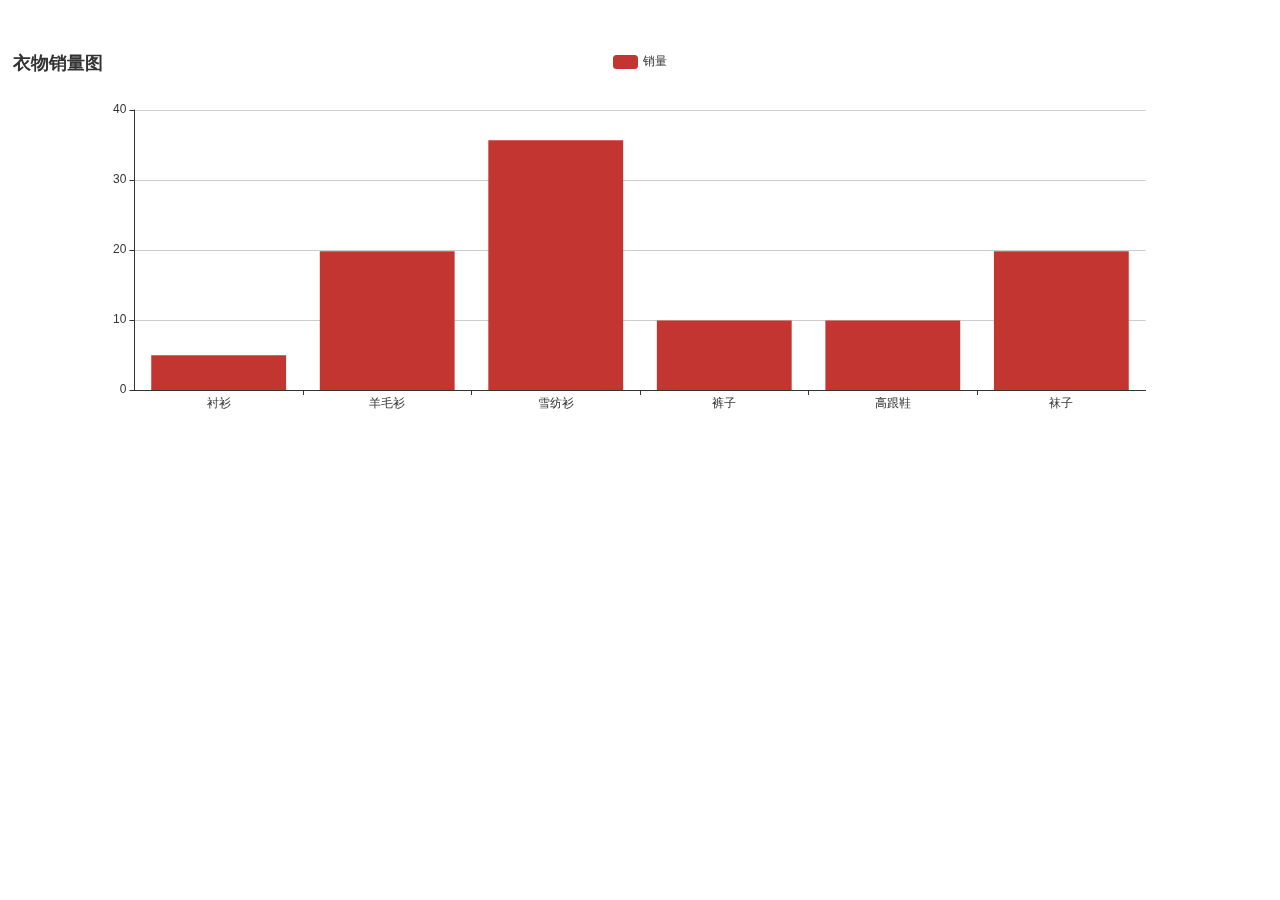
<file: WebContent/pages/chart/chart1.html>
<!DOCTYPE html>
<html lang="en">
<head>
    <meta charset="UTF-8">
    <title>柱状图</title>
    <meta name="viewport" content="width=device-width, initial-scale=1, maximum-scale=1">
</head>
<body>
<div id="main" style="width: 100%;height:400px;margin-top: 50px;"></div>
<script src="../../lib/echarts/echarts.min.js"></script>
<script type="text/javascript">
    // 基于准备好的dom，初始化echarts实例
    var myChart = echarts.init(document.getElementById('main'));

    // 指定图表的配置项和数据
    var option = {
        title: {
            text: '衣物销量图'
        },
        tooltip: {},
        legend: {
            data: ['销量']
        },
        xAxis: {
            data: ["衬衫", "羊毛衫", "雪纺衫", "裤子", "高跟鞋", "袜子"]
        },
        yAxis: {},
        series: [{
            name: '销量',
            type: 'bar',
            data: [5, 20, 36, 10, 10, 20]
        }]
    };

    // 使用刚指定的配置项和数据显示图表。
    myChart.setOption(option);
    window.addEventListener("resize", function () {
        myChart.resize();
    });
</script>
</body>
</html>
</file>
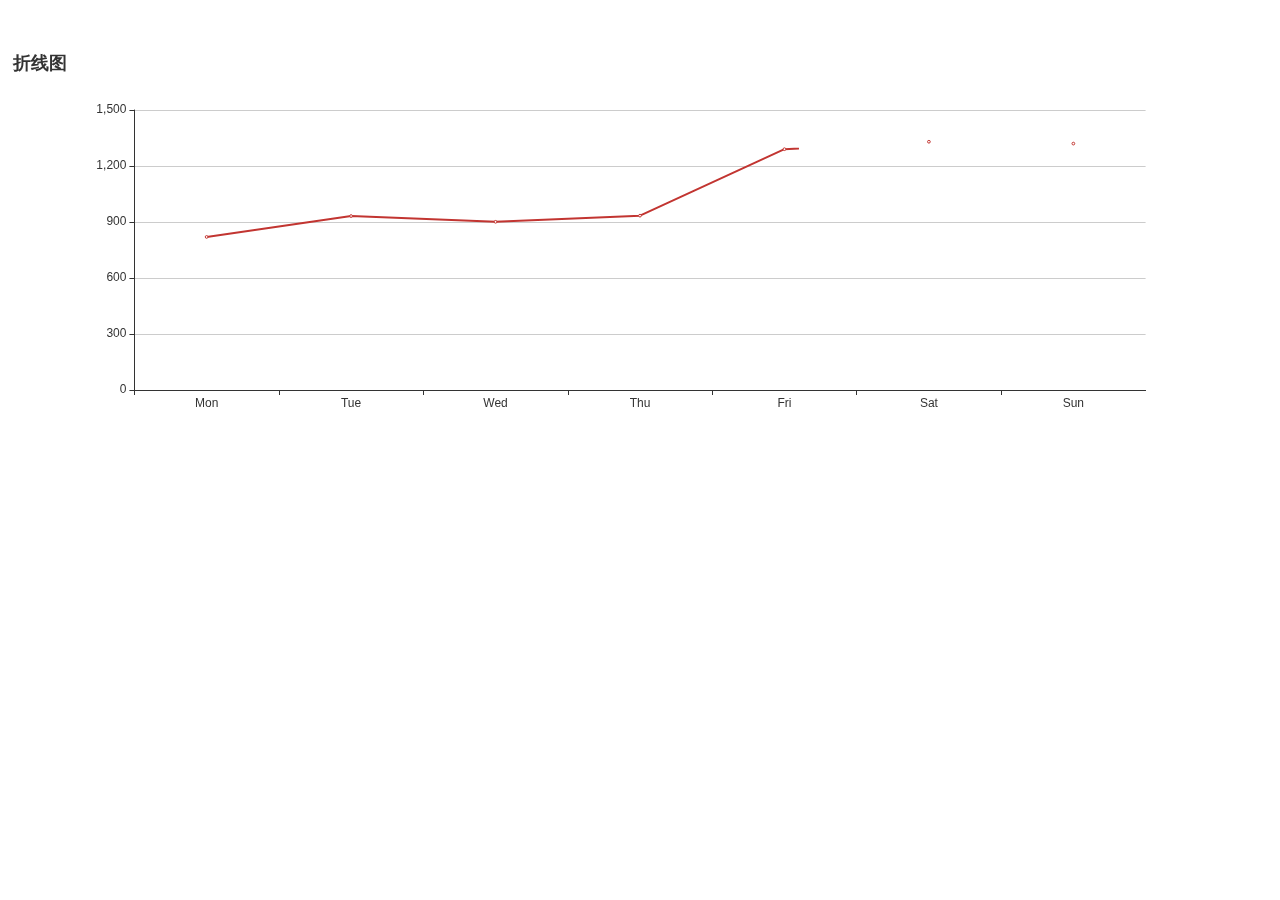
<file: WebContent/pages/chart/chart2.html>
<!DOCTYPE html>
<html lang="en">
<head>
    <meta charset="UTF-8">
    <title>折线图</title>
</head>
<body>
<div id="main" style="width: 100%;height:400px;margin-top: 50px;"></div>
<script src="../../lib/echarts/echarts.min.js"></script>
<script type="text/javascript">
    // 基于准备好的dom，初始化echarts实例
    var myChart = echarts.init(document.getElementById('main'));

    // 指定图表的配置项和数据
    var option = {
        title: {
            text: '折线图'
        },
        xAxis: {
            type: 'category',
            data: ['Mon', 'Tue', 'Wed', 'Thu', 'Fri', 'Sat', 'Sun']
        },
        yAxis: {
            type: 'value'
        },
        series: [{
            data: [820, 932, 901, 934, 1290, 1330, 1320],
            type: 'line'
        }]
    };

    // 使用刚指定的配置项和数据显示图表。
    myChart.setOption(option);
    window.addEventListener("resize", function () {
        myChart.resize();
    });
</script>
</body>
</html>
</file>
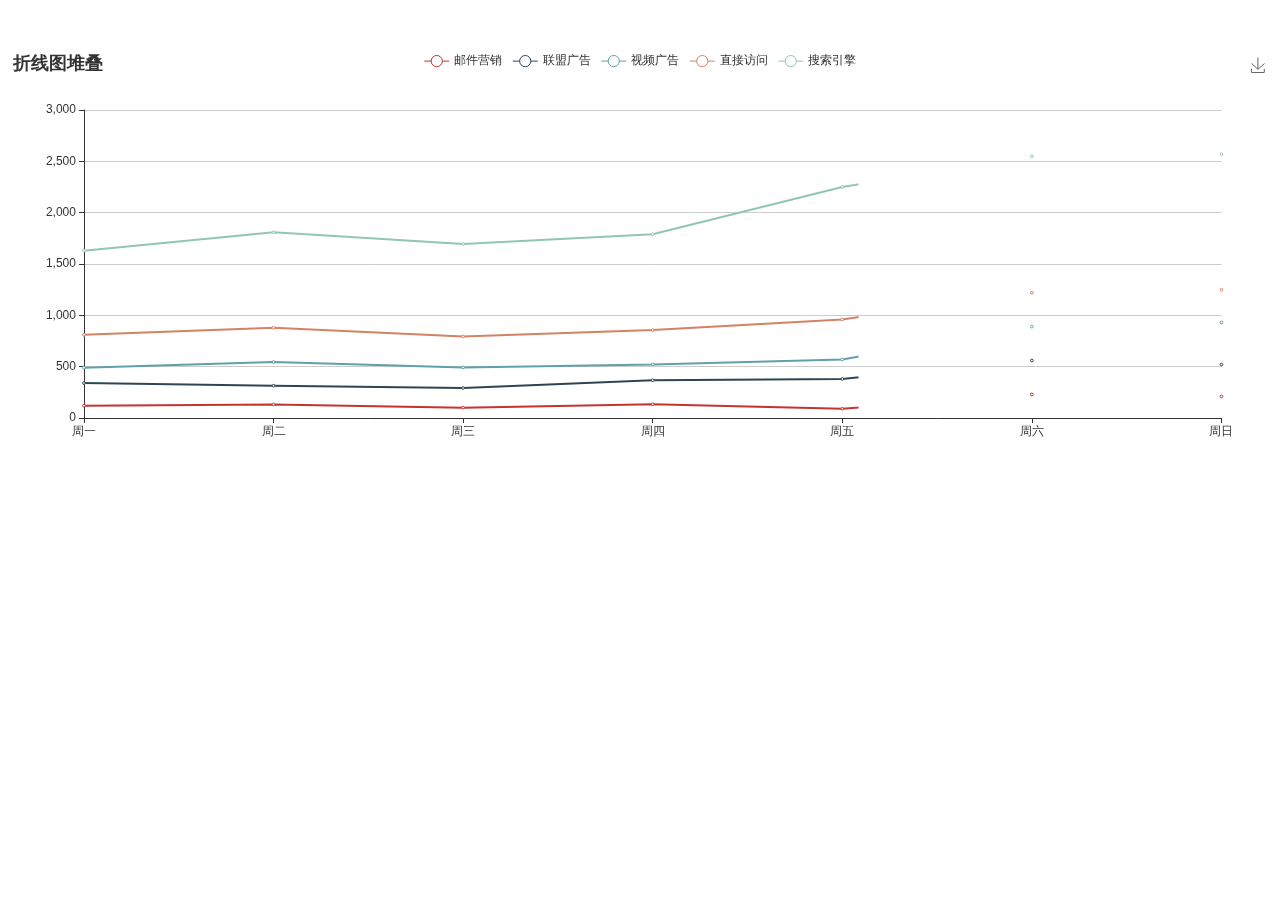
<file: WebContent/pages/chart/chart3.html>
<!DOCTYPE html>
<html lang="en">
<head>
    <meta charset="UTF-8">
    <title>折线堆叠图</title>
</head>
<body>
<div id="main" style="width: 100%;height:400px;margin-top: 50px;"></div>
<script src="../../lib/echarts/echarts.min.js"></script>
<script type="text/javascript">
    // 基于准备好的dom，初始化echarts实例
    var myChart = echarts.init(document.getElementById('main'));

    // 指定图表的配置项和数据
    var option = {
        title: {
            text: '折线图堆叠'
        },
        tooltip: {
            trigger: 'axis'
        },
        legend: {
            data: ['邮件营销', '联盟广告', '视频广告', '直接访问', '搜索引擎']
        },
        grid: {
            left: '3%',
            right: '4%',
            bottom: '3%',
            containLabel: true
        },
        toolbox: {
            feature: {
                saveAsImage: {}
            }
        },
        xAxis: {
            type: 'category',
            boundaryGap: false,
            data: ['周一', '周二', '周三', '周四', '周五', '周六', '周日']
        },
        yAxis: {
            type: 'value'
        },
        series: [
            {
                name: '邮件营销',
                type: 'line',
                stack: '总量',
                data: [120, 132, 101, 134, 90, 230, 210]
            },
            {
                name: '联盟广告',
                type: 'line',
                stack: '总量',
                data: [220, 182, 191, 234, 290, 330, 310]
            },
            {
                name: '视频广告',
                type: 'line',
                stack: '总量',
                data: [150, 232, 201, 154, 190, 330, 410]
            },
            {
                name: '直接访问',
                type: 'line',
                stack: '总量',
                data: [320, 332, 301, 334, 390, 330, 320]
            },
            {
                name: '搜索引擎',
                type: 'line',
                stack: '总量',
                data: [820, 932, 901, 934, 1290, 1330, 1320]
            }
        ]
    };

    // 使用刚指定的配置项和数据显示图表。
    myChart.setOption(option);
    window.addEventListener("resize", function () {
        myChart.resize();
    });
</script>
</body>
</html>
</file>
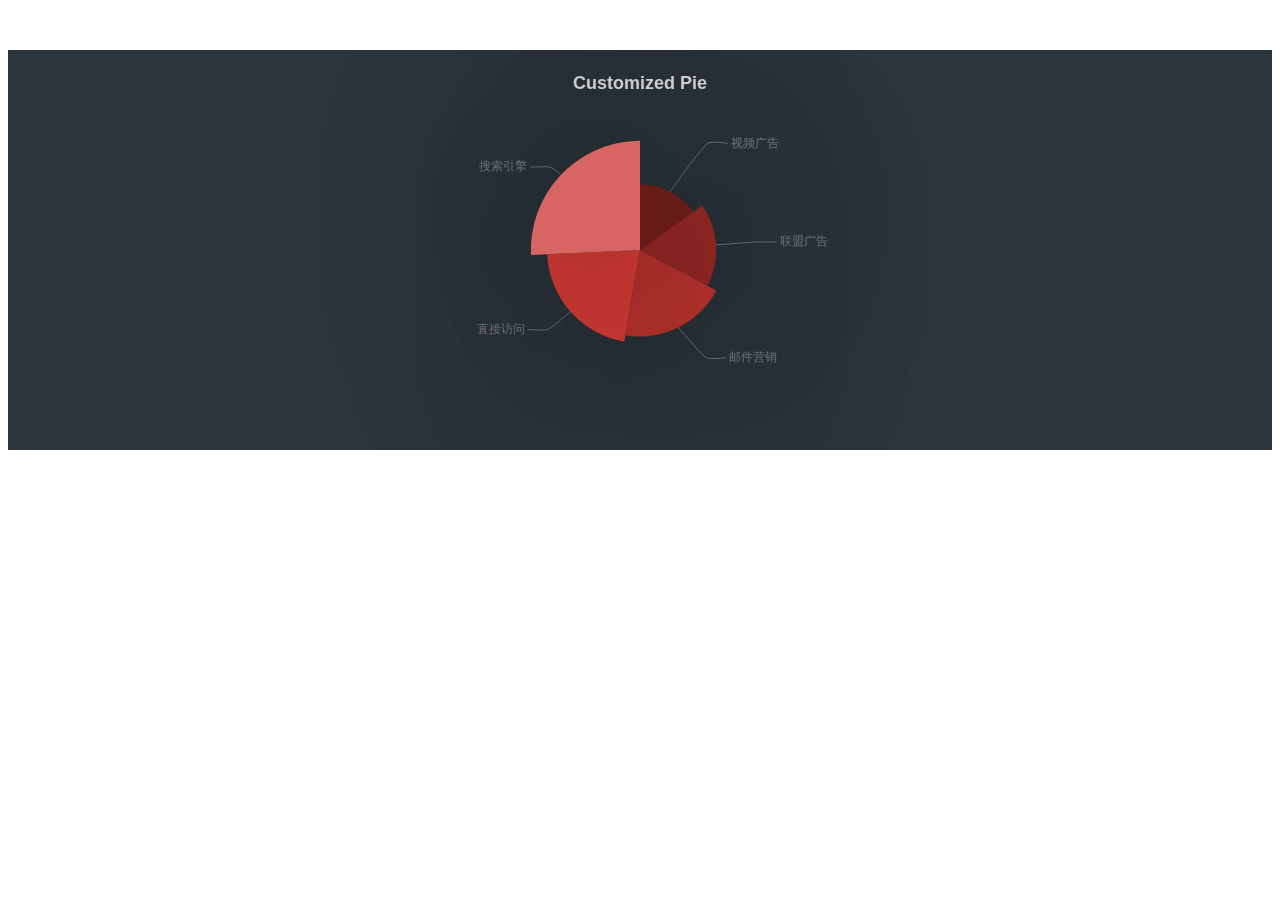
<file: WebContent/pages/chart/chart4.html>
<!DOCTYPE html>
<html lang="en">
<head>
    <meta charset="UTF-8">
    <title>饼图</title>
</head>
<body>
<div id="main" style="width: 100%;height:400px;margin-top: 50px;"></div>
<script src="../../lib/echarts/echarts.min.js"></script>
<script type="text/javascript">
    // 基于准备好的dom，初始化echarts实例
    var myChart = echarts.init(document.getElementById('main'));

    // 指定图表的配置项和数据
    var option = {
        backgroundColor: '#2c343c',

        title: {
            text: 'Customized Pie',
            left: 'center',
            top: 20,
            textStyle: {
                color: '#ccc'
            }
        },

        tooltip: {
            trigger: 'item',
            formatter: "{a} <br/>{b} : {c} ({d}%)"
        },

        visualMap: {
            show: false,
            min: 80,
            max: 600,
            inRange: {
                colorLightness: [0, 1]
            }
        },
        series: [
            {
                name: '访问来源',
                type: 'pie',
                radius: '55%',
                center: ['50%', '50%'],
                data: [
                    {value: 335, name: '直接访问'},
                    {value: 310, name: '邮件营销'},
                    {value: 274, name: '联盟广告'},
                    {value: 235, name: '视频广告'},
                    {value: 400, name: '搜索引擎'}
                ].sort(function (a, b) {
                    return a.value - b.value;
                }),
                roseType: 'radius',
                label: {
                    normal: {
                        textStyle: {
                            color: 'rgba(255, 255, 255, 0.3)'
                        }
                    }
                },
                labelLine: {
                    normal: {
                        lineStyle: {
                            color: 'rgba(255, 255, 255, 0.3)'
                        },
                        smooth: 0.2,
                        length: 10,
                        length2: 20
                    }
                },
                itemStyle: {
                    normal: {
                        color: '#c23531',
                        shadowBlur: 200,
                        shadowColor: 'rgba(0, 0, 0, 0.5)'
                    }
                },

                animationType: 'scale',
                animationEasing: 'elasticOut',
                animationDelay: function (idx) {
                    return Math.random() * 200;
                }
            }
        ]
    };

    // 使用刚指定的配置项和数据显示图表。
    myChart.setOption(option);
    window.addEventListener("resize", function () {
        myChart.resize();
    });
</script>
</body>
</html>
</file>
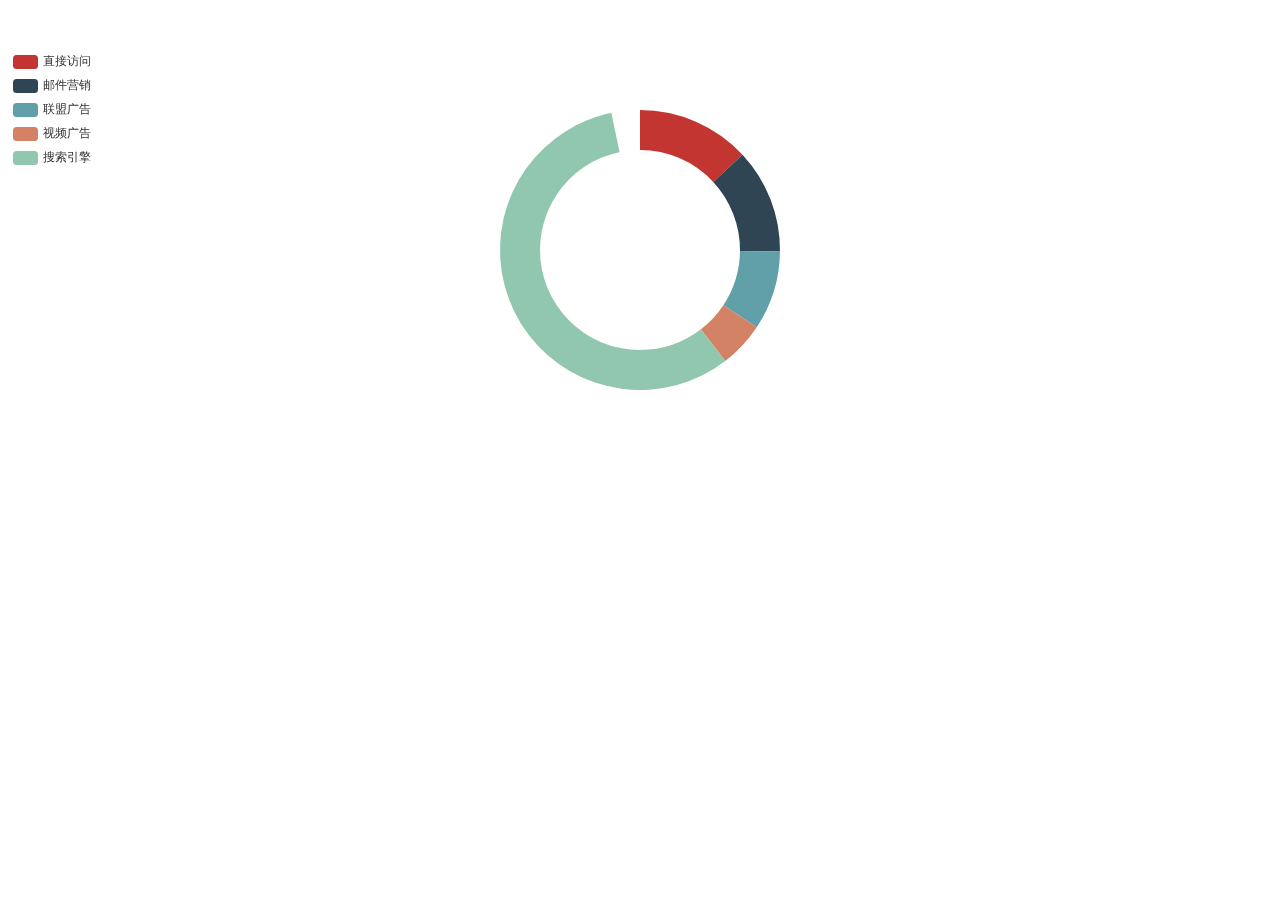
<file: WebContent/pages/chart/chart5.html>
<!DOCTYPE html>
<html lang="en">
<head>
    <meta charset="UTF-8">
    <title>环形图</title>
</head>
<body>
<div id="main" style="width: 100%;height:400px;margin-top: 50px;"></div>
<script src="../../lib/echarts/echarts.min.js"></script>
<script type="text/javascript">
    // 基于准备好的dom，初始化echarts实例
    var myChart = echarts.init(document.getElementById('main'));

    // 指定图表的配置项和数据
    var option = {
        tooltip: {
            trigger: 'item',
            formatter: "{a} <br/>{b}: {c} ({d}%)"
        },
        legend: {
            orient: 'vertical',
            x: 'left',
            data: ['直接访问', '邮件营销', '联盟广告', '视频广告', '搜索引擎']
        },
        series: [
            {
                name: '访问来源',
                type: 'pie',
                radius: ['50%', '70%'],
                avoidLabelOverlap: false,
                label: {
                    normal: {
                        show: false,
                        position: 'center'
                    },
                    emphasis: {
                        show: true,
                        textStyle: {
                            fontSize: '30',
                            fontWeight: 'bold'
                        }
                    }
                },
                labelLine: {
                    normal: {
                        show: false
                    }
                },
                data: [
                    {value: 335, name: '直接访问'},
                    {value: 310, name: '邮件营销'},
                    {value: 234, name: '联盟广告'},
                    {value: 135, name: '视频广告'},
                    {value: 1548, name: '搜索引擎'}
                ]
            }
        ]
    };

    // 使用刚指定的配置项和数据显示图表。
    myChart.setOption(option);
    window.addEventListener("resize", function () {
        myChart.resize();
    });
</script>
</body>
</html>
</file>
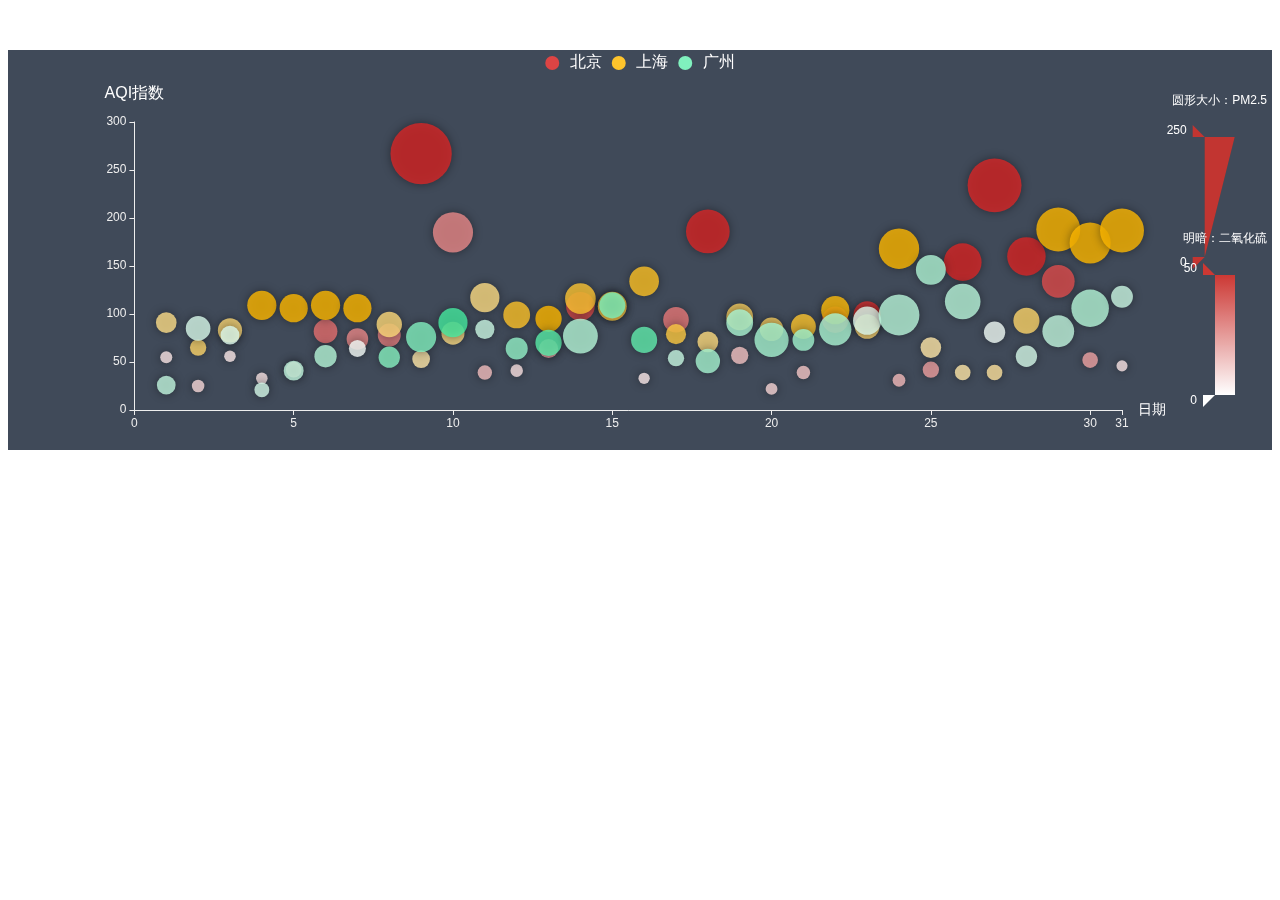
<file: WebContent/pages/chart/chart6.html>
<!DOCTYPE html>
<html lang="en">
<head>
    <meta charset="UTF-8">
    <title>热力图</title>
</head>
<body>
<div id="main" style="width: 100%;height:400px;margin-top: 50px;"></div>
<script src="../../lib/echarts/echarts.min.js"></script>
<script type="text/javascript">
    // 基于准备好的dom，初始化echarts实例
    var myChart = echarts.init(document.getElementById('main'));

    var dataBJ = [
        [1, 55, 9, 56, 0.46, 18, 6, "良"],
        [2, 25, 11, 21, 0.65, 34, 9, "优"],
        [3, 56, 7, 63, 0.3, 14, 5, "良"],
        [4, 33, 7, 29, 0.33, 16, 6, "优"],
        [5, 42, 24, 44, 0.76, 40, 16, "优"],
        [6, 82, 58, 90, 1.77, 68, 33, "良"],
        [7, 74, 49, 77, 1.46, 48, 27, "良"],
        [8, 78, 55, 80, 1.29, 59, 29, "良"],
        [9, 267, 216, 280, 4.8, 108, 64, "重度污染"],
        [10, 185, 127, 216, 2.52, 61, 27, "中度污染"],
        [11, 39, 19, 38, 0.57, 31, 15, "优"],
        [12, 41, 11, 40, 0.43, 21, 7, "优"],
        [13, 64, 38, 74, 1.04, 46, 22, "良"],
        [14, 108, 79, 120, 1.7, 75, 41, "轻度污染"],
        [15, 108, 63, 116, 1.48, 44, 26, "轻度污染"],
        [16, 33, 6, 29, 0.34, 13, 5, "优"],
        [17, 94, 66, 110, 1.54, 62, 31, "良"],
        [18, 186, 142, 192, 3.88, 93, 79, "中度污染"],
        [19, 57, 31, 54, 0.96, 32, 14, "良"],
        [20, 22, 8, 17, 0.48, 23, 10, "优"],
        [21, 39, 15, 36, 0.61, 29, 13, "优"],
        [22, 94, 69, 114, 2.08, 73, 39, "良"],
        [23, 99, 73, 110, 2.43, 76, 48, "良"],
        [24, 31, 12, 30, 0.5, 32, 16, "优"],
        [25, 42, 27, 43, 1, 53, 22, "优"],
        [26, 154, 117, 157, 3.05, 92, 58, "中度污染"],
        [27, 234, 185, 230, 4.09, 123, 69, "重度污染"],
        [28, 160, 120, 186, 2.77, 91, 50, "中度污染"],
        [29, 134, 96, 165, 2.76, 83, 41, "轻度污染"],
        [30, 52, 24, 60, 1.03, 50, 21, "良"],
        [31, 46, 5, 49, 0.28, 10, 6, "优"]
    ];

    var dataGZ = [
        [1, 26, 37, 27, 1.163, 27, 13, "优"],
        [2, 85, 62, 71, 1.195, 60, 8, "良"],
        [3, 78, 38, 74, 1.363, 37, 7, "良"],
        [4, 21, 21, 36, 0.634, 40, 9, "优"],
        [5, 41, 42, 46, 0.915, 81, 13, "优"],
        [6, 56, 52, 69, 1.067, 92, 16, "良"],
        [7, 64, 30, 28, 0.924, 51, 2, "良"],
        [8, 55, 48, 74, 1.236, 75, 26, "良"],
        [9, 76, 85, 113, 1.237, 114, 27, "良"],
        [10, 91, 81, 104, 1.041, 56, 40, "良"],
        [11, 84, 39, 60, 0.964, 25, 11, "良"],
        [12, 64, 51, 101, 0.862, 58, 23, "良"],
        [13, 70, 69, 120, 1.198, 65, 36, "良"],
        [14, 77, 105, 178, 2.549, 64, 16, "良"],
        [15, 109, 68, 87, 0.996, 74, 29, "轻度污染"],
        [16, 73, 68, 97, 0.905, 51, 34, "良"],
        [17, 54, 27, 47, 0.592, 53, 12, "良"],
        [18, 51, 61, 97, 0.811, 65, 19, "良"],
        [19, 91, 71, 121, 1.374, 43, 18, "良"],
        [20, 73, 102, 182, 2.787, 44, 19, "良"],
        [21, 73, 50, 76, 0.717, 31, 20, "良"],
        [22, 84, 94, 140, 2.238, 68, 18, "良"],
        [23, 93, 77, 104, 1.165, 53, 7, "良"],
        [24, 99, 130, 227, 3.97, 55, 15, "良"],
        [25, 146, 84, 139, 1.094, 40, 17, "轻度污染"],
        [26, 113, 108, 137, 1.481, 48, 15, "轻度污染"],
        [27, 81, 48, 62, 1.619, 26, 3, "良"],
        [28, 56, 48, 68, 1.336, 37, 9, "良"],
        [29, 82, 92, 174, 3.29, 0, 13, "良"],
        [30, 106, 116, 188, 3.628, 101, 16, "轻度污染"],
        [31, 118, 50, 0, 1.383, 76, 11, "轻度污染"]
    ];

    var dataSH = [
        [1, 91, 45, 125, 0.82, 34, 23, "良"],
        [2, 65, 27, 78, 0.86, 45, 29, "良"],
        [3, 83, 60, 84, 1.09, 73, 27, "良"],
        [4, 109, 81, 121, 1.28, 68, 51, "轻度污染"],
        [5, 106, 77, 114, 1.07, 55, 51, "轻度污染"],
        [6, 109, 81, 121, 1.28, 68, 51, "轻度污染"],
        [7, 106, 77, 114, 1.07, 55, 51, "轻度污染"],
        [8, 89, 65, 78, 0.86, 51, 26, "良"],
        [9, 53, 33, 47, 0.64, 50, 17, "良"],
        [10, 80, 55, 80, 1.01, 75, 24, "良"],
        [11, 117, 81, 124, 1.03, 45, 24, "轻度污染"],
        [12, 99, 71, 142, 1.1, 62, 42, "良"],
        [13, 95, 69, 130, 1.28, 74, 50, "良"],
        [14, 116, 87, 131, 1.47, 84, 40, "轻度污染"],
        [15, 108, 80, 121, 1.3, 85, 37, "轻度污染"],
        [16, 134, 83, 167, 1.16, 57, 43, "轻度污染"],
        [17, 79, 43, 107, 1.05, 59, 37, "良"],
        [18, 71, 46, 89, 0.86, 64, 25, "良"],
        [19, 97, 71, 113, 1.17, 88, 31, "良"],
        [20, 84, 57, 91, 0.85, 55, 31, "良"],
        [21, 87, 63, 101, 0.9, 56, 41, "良"],
        [22, 104, 77, 119, 1.09, 73, 48, "轻度污染"],
        [23, 87, 62, 100, 1, 72, 28, "良"],
        [24, 168, 128, 172, 1.49, 97, 56, "中度污染"],
        [25, 65, 45, 51, 0.74, 39, 17, "良"],
        [26, 39, 24, 38, 0.61, 47, 17, "优"],
        [27, 39, 24, 39, 0.59, 50, 19, "优"],
        [28, 93, 68, 96, 1.05, 79, 29, "良"],
        [29, 188, 143, 197, 1.66, 99, 51, "中度污染"],
        [30, 174, 131, 174, 1.55, 108, 50, "中度污染"],
        [31, 187, 143, 201, 1.39, 89, 53, "中度污染"]
    ];

    var schema = [
        {name: 'date', index: 0, text: '日'},
        {name: 'AQIindex', index: 1, text: 'AQI指数'},
        {name: 'PM25', index: 2, text: 'PM2.5'},
        {name: 'PM10', index: 3, text: 'PM10'},
        {name: 'CO', index: 4, text: '一氧化碳（CO）'},
        {name: 'NO2', index: 5, text: '二氧化氮（NO2）'},
        {name: 'SO2', index: 6, text: '二氧化硫（SO2）'}
    ];


    var itemStyle = {
        normal: {
            opacity: 0.8,
            shadowBlur: 10,
            shadowOffsetX: 0,
            shadowOffsetY: 0,
            shadowColor: 'rgba(0, 0, 0, 0.5)'
        }
    };

    // 指定图表的配置项和数据
    var option = {
        backgroundColor: '#404a59',
        color: [
            '#dd4444', '#fec42c', '#80F1BE'
        ],
        legend: {
            y: 'top',
            data: ['北京', '上海', '广州'],
            textStyle: {
                color: '#fff',
                fontSize: 16
            }
        },
        grid: {
            x: '10%',
            x2: 150,
            y: '18%',
            y2: '10%'
        },
        tooltip: {
            padding: 10,
            backgroundColor: '#222',
            borderColor: '#777',
            borderWidth: 1,
            formatter: function (obj) {
                var value = obj.value;
                return '<div style="border-bottom: 1px solid rgba(255,255,255,.3); font-size: 18px;padding-bottom: 7px;margin-bottom: 7px">'
                    + obj.seriesName + ' ' + value[0] + '日：'
                    + value[7]
                    + '</div>'
                    + schema[1].text + '：' + value[1] + '<br>'
                    + schema[2].text + '：' + value[2] + '<br>'
                    + schema[3].text + '：' + value[3] + '<br>'
                    + schema[4].text + '：' + value[4] + '<br>'
                    + schema[5].text + '：' + value[5] + '<br>'
                    + schema[6].text + '：' + value[6] + '<br>';
            }
        },
        xAxis: {
            type: 'value',
            name: '日期',
            nameGap: 16,
            nameTextStyle: {
                color: '#fff',
                fontSize: 14
            },
            max: 31,
            splitLine: {
                show: false
            },
            axisLine: {
                lineStyle: {
                    color: '#eee'
                }
            }
        },
        yAxis: {
            type: 'value',
            name: 'AQI指数',
            nameLocation: 'end',
            nameGap: 20,
            nameTextStyle: {
                color: '#fff',
                fontSize: 16
            },
            axisLine: {
                lineStyle: {
                    color: '#eee'
                }
            },
            splitLine: {
                show: false
            }
        },
        visualMap: [
            {
                left: 'right',
                top: '10%',
                dimension: 2,
                min: 0,
                max: 250,
                itemWidth: 30,
                itemHeight: 120,
                calculable: true,
                precision: 0.1,
                text: ['圆形大小：PM2.5'],
                textGap: 30,
                textStyle: {
                    color: '#fff'
                },
                inRange: {
                    symbolSize: [10, 70]
                },
                outOfRange: {
                    symbolSize: [10, 70],
                    color: ['rgba(255,255,255,.2)']
                },
                controller: {
                    inRange: {
                        color: ['#c23531']
                    },
                    outOfRange: {
                        color: ['#444']
                    }
                }
            },
            {
                left: 'right',
                bottom: '5%',
                dimension: 6,
                min: 0,
                max: 50,
                itemHeight: 120,
                calculable: true,
                precision: 0.1,
                text: ['明暗：二氧化硫'],
                textGap: 30,
                textStyle: {
                    color: '#fff'
                },
                inRange: {
                    colorLightness: [1, 0.5]
                },
                outOfRange: {
                    color: ['rgba(255,255,255,.2)']
                },
                controller: {
                    inRange: {
                        color: ['#c23531']
                    },
                    outOfRange: {
                        color: ['#444']
                    }
                }
            }
        ],
        series: [
            {
                name: '北京',
                type: 'scatter',
                itemStyle: itemStyle,
                data: dataBJ
            },
            {
                name: '上海',
                type: 'scatter',
                itemStyle: itemStyle,
                data: dataSH
            },
            {
                name: '广州',
                type: 'scatter',
                itemStyle: itemStyle,
                data: dataGZ
            }
        ]
    };

    // 使用刚指定的配置项和数据显示图表。
    myChart.setOption(option);
    window.addEventListener("resize", function () {
        myChart.resize();
    });
</script>
</body>
</html>
</file>
<file: WebContent/css/okadmin.css>
@import "../lib/layui/css/layui.css";
@import "../lib/fonts/iconfont.css";

#navBar .layui-nav-child{overflow:hidden;padding:0!important}
#navBar .layui-nav-child dd,#navBar .layui-nav-itemed .layui-nav-child{overflow:hidden}
[class*=" ok-icon"],[class^=ok-icon]{line-height:inherit;font-size:16px}
.not-scroll::-webkit-scrollbar{height:0;width:0;background:0 0;display:none}
.scrollBody::-webkit-scrollbar{display:none}
.no-line.layui-this:after{background:0 0!important;color:transparent!important}
.ok-none-select{-moz-user-select:none;-webkit-user-select:none;-ms-user-select:none;user-select:none}
.okadmin-text-center{text-align:center}
.okadmin-bg-20222A{background:#20222a}
.post-left220{left:220px!important}
.flex-vc{display:flex!important;display:-webkit-flex!important;align-items:center!important;justify-content:center!important}
.pl0{padding-left:0!important}
.pr0{padding-right:0!important}
.pl10{padding-left:10px!important}
.pr10{padding-right:10px!important}
#noticeQQ{cursor:pointer;color:#ff5722;font-weight:bolder}
.okadmin-header .layui-nav-bar,.okadmin-header .layui-nav-tree .layui-nav-itemed:after{background:#20222a!important;bottom:auto;top:0!important;height:2px}
.okadmin-header .layui-nav .layui-this:after{background:0 0!important;color:transparent!important}
.layadmin-pagetabs .layui-tab-title li.layui-this:after,.layadmin-pagetabs .layui-tab-title li:after,.layadmin-side-shrink .layui-side-menu .layui-nav>.layui-nav-item>.layui-nav-child,.layui-layer-admin .layui-layer-title,.layui-side-menu{background:#001529!important}
.layui-tab-brief>.layui-tab-title .layui-this{color:#000}
.ok-tab-title li strong[is-close=false]~i.layui-tab-close,.ok-tab-title li[tab=index] i.layui-tab-close{display:none!important}
.okadmin .okadmin-header{background:#fff;height:49px;line-height:49px;border-bottom:1px solid #f6f6f6}
.okadmin-header .layui-nav-item .layui-icon{font-size:16px}
.okadmin-header .layui-nav .layui-nav-item a,.okadmin-header .layui-nav-child dd.layui-this a{color:#000}
#userInfo .layui-this,#userInfo .layui-this a{background:0 0}
#userInfo .layui-this a:hover{background:#f2f2f2}
.weather{color:#000}
#tp-weather-widget .tpwthwidt .text_1vUR5ag,#tp-weather-widget .tpwthwidt .title_2I35arv{margin:0!important;color:#000!important}
.ok-show-menu{font-size:18px}
.ok-show-menu .layui-icon{font-size:18px!important}
.ok-show-menu .ok-menu-hide:before{content:"\e66b"}
#fullScreen i.okicon-screen-restore:before{content:"\e758"}
.okadmin-header .layui-input-search{display:inline-block;vertical-align:middle;height:32px;border:none;cursor:text}
.okadmin-header .layui-nav .layui-nav-item{height:49px;line-height:49px}
.okadmin-header .layui-layout-left .layui-nav-item{margin:0 20px}
.okadmin-header .layui-layout-left .layui-nav-item.layui-this:after{display:none!important}
.okadmin-header .layui-layout-left .layui-nav-item a{padding-left:5px;padding-right:5px}
.okadmin .menu-switch{width:30px;height:30px;position:relative;left:220px;top:16px;color:#fff;text-align:center;line-height:30px;cursor:pointer;z-index:9999}
.okadmin-header .layui-nav .layui-nav-more{border-color:#000 transparent transparent}
.okadmin-header .layui-nav .layui-nav-mored,.okadmin-header .layui-nav-itemed>a .layui-nav-more{border-color:transparent transparent #000}
.okadmin-header .layui-nav-child{top:50px}
.icon-head-i{font-size:18px;padding-right:5px}
.ok-left{top:0!important;width:220px!important;z-index:9999}
.ok-left .okadmin-logo{line-height:49px;text-align:center;color:#fff;font-size:16px;position:fixed;left:0;top:0;z-index:1002;width:220px;height:49px;padding:0 15px;box-sizing:border-box;overflow:hidden;font-weight:300;background-repeat:no-repeat;background-position:center center;background:#20222a}
.layui-side-menu .layui-nav{width:220px;background:0 0}
.layui-side-menu .layui-side-scroll{width:240px!important}
.layui-side-menu .layui-side-scroll:before{content:" ";height:50px;line-height:50px;display:flex;width:1px}
.okadmin-side .user-photo{width:220px!important;border-top:1px solid #333555}
.ok-left.layui-side-menu .layui-nav .layui-nav-item .layui-nav-child a,.ok-left.layui-side-menu .layui-nav .layui-nav-item a{height:40px;line-height:40px;padding-left:45px;padding-right:30px;color:#fff}
.ok-left.layui-side-menu .layui-nav .layui-nav-item.layui-this .layui-nav-child a,.ok-left.layui-side-menu .layui-nav .layui-nav-item.layui-this a{color:#fff!important}
.ok-left.layui-side-menu .layui-nav-item a:hover{background-color:#4e5465}
.ok-left.layui-side-menu .layui-this a:hover{background-color:inherit}
.ok-left.layui-side-menu .layui-nav .layui-nav-item .layui-icon,.ok-left.layui-side-menu .layui-nav .layui-nav-item a i{position:absolute;padding-right:10px;left:20px}
.ok-left.layui-side-menu .layui-nav .layui-nav-item .layui-nav-child a i{position:static!important;padding-right:10px}
#navBar .layui-nav-child .layui-nav-child>dd>a{padding-left:65px}
#navBar .layui-nav-child .layui-nav-child .layui-nav-child>dd>a{padding-left:90px}
#navBar .layui-nav-child .layui-nav-child .layui-nav-child .layui-nav-child>dd>a{padding-left:115px}
.ok-left .user-photo{width:200px;height:120px;padding:15px 0 5px}
.ok-left .user-photo a.img{display:block;width:80px;height:80px;margin:0 auto 10px}
.ok-left .user-photo a.img img{display:block;width:100%;height:100%;border-radius:50%;-webkit-border-radius:50%;-moz-border-radius:50%;border:4px solid #44576b;box-sizing:border-box}
.ok-left .user-photo p{display:block;width:100%;height:25px;color:#fff;text-align:center;font-size:12px;white-space:nowrap;line-height:25px;overflow:hidden}
#navBar ul{margin:0!important}
.ok-tab{background:#f5f7f9}
.okadmin-pagetabs{padding:0 80px 0 40px;background-color:transparent;width:100%;position:absolute;height:40px;z-index:1}
.okadmin-tabs-control{height:32px;line-height:32px;position:absolute;top:4px;width:32px;right:4px;text-align:center;cursor:pointer;transition:all .3s;-webkit-transition:all .3s;background:#f5f7f9;z-index:10}
.okadmin-tabs-control:hover{color:#009688}
.ok-tab .move-left{left:0;border-left:none}
.ok-tab .move-right{right:40px}
.layui-icon-down{right:0}
.okadmin-tabs-select.layui-nav{position:absolute;left:0;top:0;width:100%;height:100%;padding:0;background:0 0}
.okadmin-nav a,.okadmin-tab a{cursor:pointer}
.ok-right-nav-menu{top:0;right:0;width:40px;height:40px;line-height:normal;background:#f5f7f9;display:flex;align-items:center}
.okadmin-tab{height:32px;line-height:32px;width:32px}
.okadmin-tab .okadmin-tab-item .okadmin-link{display:block;width:100%;height:100%;background:#fff;border-radius:3px}
.ok-right-nav-menu:hover .okadmin-tab-item .okadmin-tab-child{display:block!important}
.okadmin-tab .okadmin-tab-item .okadmin-tab-child{position:absolute;top:40px;right:0;display:none;white-space:nowrap;line-height:36px;padding:5px 0;box-shadow:0 2px 4px rgba(0,0,0,.12);border:1px solid #d2d2d2;background-color:#fff;z-index:100;border-radius:2px}
.okadmin-tab .okadmin-tab-item a{display:block;padding:0 20px;color:#000;transition:all .3s;-webkit-transition:all .3s;font-size:14px}
.okadmin-tab .okadmin-tab-item a:hover{background:#f5f7f9}
.okadmin-tab .okadmin-tab-item .okadmin-tab-child:visited{display:none!important}
.ok-tab .layui-tab-title{margin:0 80px 0 40px;overflow-x:hidden!important;overflow-y:hidden!important;width:max-content!important;z-index:9;position:relative;left:0;height:40px;line-height:40px;border:0}
.ok-tab .layui-tab-title li{height:32px;line-height:32px;background:#fff;border-radius:3px;margin-right:15px}
.ok-tab .layui-tab-brief>.layui-tab-more li.layui-this,.ok-tab .layui-tab-brief>.layui-tab-title .layui-this,.ok-tab .layui-tab-title li.layui-this{background-color:#fff;color:#009688}
.ok-tab .layui-tab-brief>.layui-tab-more li.layui-this:after,.ok-tab .layui-tab-brief>.layui-tab-title .layui-this:after,.ok-tab .layui-tab-title .layui-this:after{display:none}
.ok-tab .layui-tab-title .layui-this:after{display:none}
.ok-tab-title cite{padding-left:5px;font-style:normal}
.weather-ok{height:49px;line-height:49px}
.weather-ok .iframe-style{height:50px;padding-top:9px;box-sizing:border-box}
.weather-ok .iframe-style:hover{height:400px}
.okadmin .content-body{position:absolute;top:50px;right:0;bottom:42px;left:220px;z-index:1;overflow:hidden}
.okadmin-tabs-select.layui-nav .layui-nav-item{line-height:40px}
.ok-nav-item{height:49px;line-height:49px;position:relative;display:inline-block;vertical-align:middle;font-size:14px;width:auto}
.content-body .layui-tab{margin:0}
.okadmin .content-body .layui-tab-content{position:absolute;top:40px;bottom:0;width:100%;padding:0;overflow:hidden;left:0;right:0}
.okadmin .content-body .layui-tab-content .layui-tab-item{height:100%}
.okadmin .content-body .layui-tab-content .layui-tab-item iframe{height:100%}
.layui-layout-admin.ok-left-hide .ok-left,.layui-layout-admin.ok-left-hide .ok-left .okadmin-logo{left:-220px}
.layui-layout-admin.ok-left-hide .layui-header .layui-layout-left{left:-20px}
.layui-layout-admin.ok-left-hide .content-body,.layui-layout-admin.ok-left-hide .layui-footer{left:0}
.page-fill{width:100%;height:100%;display:block;box-sizing:border-box}
#login .layui-icon{font-size:16px!important}
#login .mag0{margin:0!important}
#login ::selection{background:#ff5722;color:#fff}
#login .layui-red{color:red!important;font-weight:700}
#login .layui-blue{color:#01aaed!important}
#login .layui-form-item.layui-input-focus input{border-color:#ff6700!important}
#login .layui-block{width:100%!important}
#login{width:100%;height:100%;background-image:url(../images/login-bg.jpg);position:relative}
#login form.layui-form{padding:0 20px 20px 20px;width:300px;position:absolute;left:50%;top:50%;margin:-150px 0 0 -150px;-webkit-box-sizing:border-box;-moz-box-sizing:border-box;-o-box-sizing:border-box;box-sizing:border-box;background:#fff;-webkit-border-radius:5px;-moz-border-radius:5px;border-radius:5px;box-shadow:0 0 50px #009688}
#login .login_face{margin:-55px auto 20px;width:100px;height:100px;-webkit-border-radius:50%;-moz-border-radius:50%;border-radius:50%;border:5px solid #fff;overflow:hidden;box-shadow:0 0 30px #009688;background:#fff}
#login .login_face img{width:100%}
#login .layui-form-item{position:relative}
#login .layui-form-item label{position:absolute;color:#757575;left:10px;top:9px;line-height:20px;background:0 0;padding:0 5px;font-size:14px;cursor:text}
#login #code{padding-right:110px}
#login .captcha-box .img{position:absolute;top:1px;bottom:1px;right:1px;cursor:pointer;width:100px;background:#c4e1ce}
#login .layui-form-item input{background:#fff!important}
#login .layui-form-item input,#login .layui-form-item label{transition:all .3s ease-in-out;-webkit-transition:all .3s ease-in-out}
#login .layui-form-item input::placeholder{color:transparent!important}
#login .layui-form-item.layui-input-focus input::placeholder{color:#757575!important}
#login .layui-form-item.layui-input-active label,#login .layui-form-item.layui-input-focus label{top:-10px;font-size:12px;color:#ff6700;background:#fff!important}
@media screen{.layui-header .layui-layout-left,.layui-layout-admin .content-body,.layui-layout-admin .layui-footer,.layui-layout-admin .ok-left,.ok-left .okadmin-logo{transition:left .5s}
}
.ok-make{position:fixed;left:0;right:0;bottom:0;top:0;z-index:9998;background:rgba(0,0,0,.5);display:none}
@media screen and (max-width:970px){.ok-hide-md{display:none!important}
}
@media screen and (max-width:768px){[pc-show]{display:none!important}
.layui-layout-admin .ok-left{position:fixed}
.ok-input-search{width:7rem}
.layui-layout-admin.ok-left-hide .ok-left,.layui-layout-admin.ok-left-hide .ok-left .okadmin-logo{left:0}
.okadmin-header .layui-layout-left .layui-nav-item{margin:0 5px}
.layui-layout-admin.ok-left-hide .ok-make{display:block}
.layui-layout-admin .ok-left,.ok-left .okadmin-logo{transition:left .5s;left:-220px}
.layui-header .layui-layout-left{transition:left .5s;left:-20px}
.layui-layout-admin .content-body,.layui-layout-admin .layui-footer{transition:left .5s;left:0}
.ok-left .okadmin-side .user-photo{height:auto;margin:0 auto}
.ok-left .user-photo a.img{width:50px;height:50px}
.layui-side-menu .layui-side-scroll{width:200px!important}
.ok-left,.ok-left .okadmin-logo,.ok-left .okadmin-side .user-photo,.ok-left.layui-side-menu .layui-nav{width:180px!important;margin:0}
}
</file>
<file: WebContent/css/oksub.css>
@import "../css/common.css";
@import "../lib/layui/css/layui.css";

/**控制台样式*/
.console .map-body{height:360px}
.console .map-china{height:360px}
.console .home .layui-card{-webkit-box-shadow:0 0 20px rgba(0,0,0,.08);box-shadow:0 0 20px rgba(0,0,0,.08);border-radius:5px}
.console .home .layui-card{-webkit-box-shadow:0 0 20px rgba(0,0,0,.08);box-shadow:0 0 20px rgba(0,0,0,.08);border-radius:5px}
.console .ok-card-body{padding:20px;position:relative;width:100%;box-sizing:border-box}
.console .ok-card-body .stat-text{color:#455a64;font-size:24px;padding-bottom:5px}
.console .ok-card-body .stat-heading{color:#99abb4}
.console .ok-card-body .img-box{display:inline-block;vertical-align:middle;padding-right:20px}
.console .ok-card-body .img-box img{width:60px}
.console .ok-card-body .cart-r{display:inline-block;vertical-align:middle}
.console .progress-box{margin-bottom:20px;display:flex}
.console .progress-box .por-title{font-weight:600;color:#868e96;padding-bottom:5px}
.console .progress-box .por-txt{font-size:13px;padding-bottom:5px}
.console .progress-box .pro-head{width:50px;height:50px;line-height:50px;display:inline-block;vertical-align:middle;float:left;overflow:hidden;padding-right:20px}
.console .progress-box .pro-head img{background:#bea8ab;width:100%;height:100%;border-radius:100%}
.console .progress-box .pro-data{display:inline-block;vertical-align:middle;flex:1}
.console .ok-card-body .stat-text{color:#455a64;font-size:24px;padding-bottom:5px}
.console .ok-card-body .stat-heading{color:#99abb4}
.console .ok-card-body .img-box{display:inline-block;vertical-align:middle}
.console .ok-card-body .img-box img{width:60px}
.console .ok-card-body .cart-r{display:inline-block;vertical-align:middle;padding-left:20px}


/*控制台1*/
.console1 .data-body .w-img{width:60px;height:60px}
.console1 .data-body .w-img img{width:100%;height:100%}
.console1 .line-home-a{height:60px}
.console1 .data-body .media-cont .tit{font-size:16px;padding-bottom:5px}
.console1 .data-body .media-cont .num{font-size:24px;line-height:22px}
.console1 .data-body .media-cont{-ms-flex-align:center!important;align-items:center!important;-ms-flex:1 1 auto;flex:1 1 auto}
.console1 .data-body{display:flex;padding:20px;padding-bottom:0;color:#333}

/*登录*/
#login .layui-icon{font-size:16px!important}
#login .mag0{margin:0!important}
#login ::selection{background:#ff5722;color:#fff}
#login .layui-red{color:red!important;font-weight:700}
#login .layui-blue{color:#01aaed!important}
#login .layui-form-item.layui-input-focus input{border-color:#ff6700!important}
#login .layui-block{width:100%!important}
#login{width:100%;height:100%;background-image:url(../images/login-bg.jpg);position:relative}
#login form.layui-form{padding:0 20px 20px 20px;width:300px;position:absolute;left:50%;top:50%;margin:-150px 0 0 -150px;-webkit-box-sizing:border-box;-moz-box-sizing:border-box;-o-box-sizing:border-box;box-sizing:border-box;background:#fff;-webkit-border-radius:5px;-moz-border-radius:5px;border-radius:5px;box-shadow:0 0 50px #009688}
#login .login_face{margin:-55px auto 20px;width:100px;height:100px;-webkit-border-radius:50%;-moz-border-radius:50%;border-radius:50%;border:5px solid #fff;overflow:hidden;box-shadow:0 0 30px #009688;background:#fff}
#login .login_face img{width:100%}
#login .layui-form-item{position:relative}
#login .layui-form-item label{position:absolute;color:#757575;left:10px;top:9px;line-height:20px;background:0 0;padding:0 5px;font-size:14px;cursor:text}
#login #code{padding-right:110px}
#login .captcha-box .img{position:absolute;top:1px;bottom:1px;right:1px;cursor:pointer;width:100px;background:#c4e1ce}
#login .layui-form-item input{background:#fff!important}
#login .layui-form-item input,#login .layui-form-item label{transition:all .3s ease-in-out;-webkit-transition:all .3s ease-in-out}
#login .layui-form-item input::placeholder{color:transparent!important}
#login .layui-form-item.layui-input-focus input::placeholder{color:#757575!important}
#login .layui-form-item.layui-input-active label,#login .layui-form-item.layui-input-focus label{top:-10px;font-size:12px;color:#ff6700;background:#fff!important}
#login .login-link{display:block;font-size:12px;text-align:right}
#login .login-link a{display:inline-block;margin-right:20px}

/*基本资料*/
.user-info .user_left{float:left;margin:20px 0 0 5%}
.user-info .user_right p{margin:10px 0 25px;font-size:12px;text-align:center;color:#ff5722}
.user-info .userAddress.layui-form-item .layui-input-inline{width:23%}
.user-info .userAddress.layui-form-item .layui-input-inline:last-child{margin-right:0}
@media screen and (max-width:450px){
    .user-info .userAddress.layui-form-item .layui-input-inline{width:auto}
}

/*修改密码*/
.seting-pass{background: #FFFFFF;}
.seting-pass .user_right p{margin:10px 0 25px;font-size:12px;text-align:center;color:#ff5722}
.seting-pass .layui-table th{text-align:center}
.seting-pass .changePwd{width:30%;margin:3% 0 0 5%}


/*响应样式*/
@media screen and (max-width:750px){
	.ok-in-hide-md{display:none!important}
}
@media screen and (max-width:548px){
	.ok-in-hide-xs,[ok-pc-in-show]{display:none!important}
}
</file>
<file: WebContent/css/common.css>
@import "../lib/fonts/iconfont.css";

[v-cloak]{display:none!important}
.ok-body{padding:10px}

/*面包屑导航*/
.ok-body-breadcrumb{position:relative;line-height:39px;height:32px;border-bottom:1px solid #e5e5e5}
.ok-body-breadcrumb .layui-btn{line-height:2.4em;margin-top:3px;float:right}
.ok-body-breadcrumb .layui-btn .layui-icon{line-height:32px}

/*多条件搜索框*/
.ok-search{margin-top:15px}
.ok-search .layui-input{width:190px;padding-left:10px;margin-left:10px;float:left}
.ok-search .layui-input:first-child{margin-left:0}
.ok-search .layui-btn{margin-left:10px}
@media screen and (max-width:768px){
    .ok-search .layui-input{width:100%;margin-left:0;margin-top:10px}
    .ok-search .layui-btn{margin-left:0;margin-top:10px}
}

/*表单*/
.ok-form{margin-top:10px}

/*滚动条样式一*/
::-webkit-scrollbar{width: 8px; height: 8px;}
::-webkit-scrollbar-button:vertical{display: none;}
::-webkit-scrollbar-track, ::-webkit-scrollbar-corner{background-color: #e2e2e2;}
::-webkit-scrollbar-thumb{border-radius: 0; background-color: rgba(0,0,0,.3);}
::-webkit-scrollbar-thumb:vertical:hover{background-color: rgba(0,0,0,.35);}
::-webkit-scrollbar-thumb:vertical:active{background-color: rgba(0,0,0,.38);}

/*滚动条样式二*/
/*
.not-scroll::-webkit-scrollbar{height:0;width:0;background:0 0;display:none}
.scrollBody::-webkit-scrollbar{display:none}
.scrollBody::-webkit-scrollbar,::-webkit-scrollbar{width:8px;height:8px;background-color:#f5f5f5}
.scrollBody::-webkit-scrollbar-track,::-webkit-scrollbar-track{-webkit-box-shadow:inset 0 0 6px rgba(0,0,0,.1);background-color:#fff}
.scrollBody::-webkit-scrollbar-thumb,::-webkit-scrollbar-thumb{-webkit-box-shadow:inset 0 0 6px rgba(0,0,0,.3);background-color:#a8a8a8}
.ok-body-scroll::-webkit-scrollbar,::-webkit-scrollbar{width:8px;height:8px;background-color:#fff}
.ok-body-scroll::-webkit-scrollbar-track,::-webkit-scrollbar-track{background-color:#fff;-webkit-box-shadow:inset 0 0 6px rgba(0,0,0,.2)}
.ok-body-scroll::-webkit-scrollbar-thumb,::-webkit-scrollbar-thumb{border-radius:10px;-webkit-box-shadow:inset 0 0 6px rgba(0,0,0,.1);background-color:#dadada}
*/

/**占满屏幕**/
.page-fill{width:100%;height:100%;display:block;box-sizing:border-box}

/**card**/
.ok-card-body{padding:20px;position:relative;width:100%;box-sizing:border-box}
.ok-card-body-tb{padding:20px 0;position:relative;width:100%;box-sizing:border-box}
.ok-card-title{color:#212529;font-size:16px;padding-bottom:20px;font-weight:bolder}
.ok-card{-webkit-box-shadow:0 0 20px rgba(0,0,0,.08);box-shadow:0 0 20px rgba(0,0,0,.08);border-radius:5px}

/**断行**/
.wp1{word-break:break-all}

/*只对英文起作用，以字母作为换行依据*/
.wp2{word-wrap:break-word}

/*只对英文起作用，以单词作为换行依据*/
.wp3{white-space:pre-wrap}

/*只对中文起作用，强制换行*/
.wp4{white-space:nowrap}

/**边距**/
.p0{padding:0!important}
.ptb0{padding-top:0!important;padding-bottom:0!important}
.plr0{padding-left:0!important;padding-right:0!important}
.ptb20{padding-top:20px!important;padding-bottom:20px!important}
.plr20{padding-left:20px!important;padding-right:20px!important}
.pl20{padding-left:20px!important}
.pr20{padding-right:20px!important}

/**浮动**/
.f-left{float:left}
.f-right{float:right}
.clearfix:after{content:".";display:block;height:0;clear:both;visibility:hidden}

/**卡片样式**/
.my-cart{-webkit-box-shadow:0 0 20px rgba(0,0,0,.08);box-shadow:0 0 20px rgba(0,0,0,.08);border-radius:5px}

/**颜色**/
.bg-white{background:#fff!important}
.col-white{color:#fff!important}
.childrenBody{padding:15px;background-color:#f1f2f7}
.ok-card-list{padding:15px}
.ok-card-list .ok-big-font{font-size:36px;color:#666;line-height:36px;padding:5px 0 10px;overflow:hidden;text-overflow:ellipsis;word-break:break-all;white-space:nowrap}

/*进度条颜色*/
.per-bg-a{background:#00c292!important}
.per-bg-b{background:#9a66e4!important}
.per-bg-c{background:#03a9f3!important}
.per-bg-d{background:#fb9678!important}
.per-bg-e{background:#ed4014!important}
.per-bg-f{background:#ab8ce4!important}
.per-bg-g{background:#e46cbb!important}
</file>
<file: WebContent/lib/layui/css/layui.css>
/** layui-v2.5.4 MIT License By https://www.layui.com */
 .layui-inline,img{display:inline-block;vertical-align:middle}h1,h2,h3,h4,h5,h6{font-weight:400}.layui-edge,.layui-header,.layui-inline,.layui-main{position:relative}.layui-body,.layui-edge,.layui-elip{overflow:hidden}.layui-btn,.layui-edge,.layui-inline,img{vertical-align:middle}.layui-btn,.layui-disabled,.layui-icon,.layui-unselect{-moz-user-select:none;-webkit-user-select:none;-ms-user-select:none}.layui-elip,.layui-form-checkbox span,.layui-form-pane .layui-form-label{text-overflow:ellipsis;white-space:nowrap}.layui-breadcrumb,.layui-tree-btnGroup{visibility:hidden}blockquote,body,button,dd,div,dl,dt,form,h1,h2,h3,h4,h5,h6,input,li,ol,p,pre,td,textarea,th,ul{margin:0;padding:0;-webkit-tap-highlight-color:rgba(0,0,0,0)}a:active,a:hover{outline:0}img{border:none}li{list-style:none}table{border-collapse:collapse;border-spacing:0}h4,h5,h6{font-size:100%}button,input,optgroup,option,select,textarea{font-family:inherit;font-size:inherit;font-style:inherit;font-weight:inherit;outline:0}pre{white-space:pre-wrap;white-space:-moz-pre-wrap;white-space:-pre-wrap;white-space:-o-pre-wrap;word-wrap:break-word}body{line-height:24px;font:14px Helvetica Neue,Helvetica,PingFang SC,Tahoma,Arial,sans-serif}hr{height:1px;margin:10px 0;border:0;clear:both}a{color:#333;text-decoration:none}a:hover{color:#777}a cite{font-style:normal;*cursor:pointer}.layui-border-box,.layui-border-box *{box-sizing:border-box}.layui-box,.layui-box *{box-sizing:content-box}.layui-clear{clear:both;*zoom:1}.layui-clear:after{content:'\20';clear:both;*zoom:1;display:block;height:0}.layui-inline{*display:inline;*zoom:1}.layui-edge{display:inline-block;width:0;height:0;border-width:6px;border-style:dashed;border-color:transparent}.layui-edge-top{top:-4px;border-bottom-color:#999;border-bottom-style:solid}.layui-edge-right{border-left-color:#999;border-left-style:solid}.layui-edge-bottom{top:2px;border-top-color:#999;border-top-style:solid}.layui-edge-left{border-right-color:#999;border-right-style:solid}.layui-disabled,.layui-disabled:hover{color:#d2d2d2!important;cursor:not-allowed!important}.layui-circle{border-radius:100%}.layui-show{display:block!important}.layui-hide{display:none!important}@font-face{font-family:layui-icon;src:url(../font/iconfont.eot?v=250);src:url(../font/iconfont.eot?v=250#iefix) format('embedded-opentype'),url(../font/iconfont.woff2?v=250) format('woff2'),url(../font/iconfont.woff?v=250) format('woff'),url(../font/iconfont.ttf?v=250) format('truetype'),url(../font/iconfont.svg?v=250#layui-icon) format('svg')}.layui-icon{font-family:layui-icon!important;font-size:16px;font-style:normal;-webkit-font-smoothing:antialiased;-moz-osx-font-smoothing:grayscale}.layui-icon-reply-fill:before{content:"\e611"}.layui-icon-set-fill:before{content:"\e614"}.layui-icon-menu-fill:before{content:"\e60f"}.layui-icon-search:before{content:"\e615"}.layui-icon-share:before{content:"\e641"}.layui-icon-set-sm:before{content:"\e620"}.layui-icon-engine:before{content:"\e628"}.layui-icon-close:before{content:"\1006"}.layui-icon-close-fill:before{content:"\1007"}.layui-icon-chart-screen:before{content:"\e629"}.layui-icon-star:before{content:"\e600"}.layui-icon-circle-dot:before{content:"\e617"}.layui-icon-chat:before{content:"\e606"}.layui-icon-release:before{content:"\e609"}.layui-icon-list:before{content:"\e60a"}.layui-icon-chart:before{content:"\e62c"}.layui-icon-ok-circle:before{content:"\1005"}.layui-icon-layim-theme:before{content:"\e61b"}.layui-icon-table:before{content:"\e62d"}.layui-icon-right:before{content:"\e602"}.layui-icon-left:before{content:"\e603"}.layui-icon-cart-simple:before{content:"\e698"}.layui-icon-face-cry:before{content:"\e69c"}.layui-icon-face-smile:before{content:"\e6af"}.layui-icon-survey:before{content:"\e6b2"}.layui-icon-tree:before{content:"\e62e"}.layui-icon-upload-circle:before{content:"\e62f"}.layui-icon-add-circle:before{content:"\e61f"}.layui-icon-download-circle:before{content:"\e601"}.layui-icon-templeate-1:before{content:"\e630"}.layui-icon-util:before{content:"\e631"}.layui-icon-face-surprised:before{content:"\e664"}.layui-icon-edit:before{content:"\e642"}.layui-icon-speaker:before{content:"\e645"}.layui-icon-down:before{content:"\e61a"}.layui-icon-file:before{content:"\e621"}.layui-icon-layouts:before{content:"\e632"}.layui-icon-rate-half:before{content:"\e6c9"}.layui-icon-add-circle-fine:before{content:"\e608"}.layui-icon-prev-circle:before{content:"\e633"}.layui-icon-read:before{content:"\e705"}.layui-icon-404:before{content:"\e61c"}.layui-icon-carousel:before{content:"\e634"}.layui-icon-help:before{content:"\e607"}.layui-icon-code-circle:before{content:"\e635"}.layui-icon-water:before{content:"\e636"}.layui-icon-username:before{content:"\e66f"}.layui-icon-find-fill:before{content:"\e670"}.layui-icon-about:before{content:"\e60b"}.layui-icon-location:before{content:"\e715"}.layui-icon-up:before{content:"\e619"}.layui-icon-pause:before{content:"\e651"}.layui-icon-date:before{content:"\e637"}.layui-icon-layim-uploadfile:before{content:"\e61d"}.layui-icon-delete:before{content:"\e640"}.layui-icon-play:before{content:"\e652"}.layui-icon-top:before{content:"\e604"}.layui-icon-friends:before{content:"\e612"}.layui-icon-refresh-3:before{content:"\e9aa"}.layui-icon-ok:before{content:"\e605"}.layui-icon-layer:before{content:"\e638"}.layui-icon-face-smile-fine:before{content:"\e60c"}.layui-icon-dollar:before{content:"\e659"}.layui-icon-group:before{content:"\e613"}.layui-icon-layim-download:before{content:"\e61e"}.layui-icon-picture-fine:before{content:"\e60d"}.layui-icon-link:before{content:"\e64c"}.layui-icon-diamond:before{content:"\e735"}.layui-icon-log:before{content:"\e60e"}.layui-icon-rate-solid:before{content:"\e67a"}.layui-icon-fonts-del:before{content:"\e64f"}.layui-icon-unlink:before{content:"\e64d"}.layui-icon-fonts-clear:before{content:"\e639"}.layui-icon-triangle-r:before{content:"\e623"}.layui-icon-circle:before{content:"\e63f"}.layui-icon-radio:before{content:"\e643"}.layui-icon-align-center:before{content:"\e647"}.layui-icon-align-right:before{content:"\e648"}.layui-icon-align-left:before{content:"\e649"}.layui-icon-loading-1:before{content:"\e63e"}.layui-icon-return:before{content:"\e65c"}.layui-icon-fonts-strong:before{content:"\e62b"}.layui-icon-upload:before{content:"\e67c"}.layui-icon-dialogue:before{content:"\e63a"}.layui-icon-video:before{content:"\e6ed"}.layui-icon-headset:before{content:"\e6fc"}.layui-icon-cellphone-fine:before{content:"\e63b"}.layui-icon-add-1:before{content:"\e654"}.layui-icon-face-smile-b:before{content:"\e650"}.layui-icon-fonts-html:before{content:"\e64b"}.layui-icon-form:before{content:"\e63c"}.layui-icon-cart:before{content:"\e657"}.layui-icon-camera-fill:before{content:"\e65d"}.layui-icon-tabs:before{content:"\e62a"}.layui-icon-fonts-code:before{content:"\e64e"}.layui-icon-fire:before{content:"\e756"}.layui-icon-set:before{content:"\e716"}.layui-icon-fonts-u:before{content:"\e646"}.layui-icon-triangle-d:before{content:"\e625"}.layui-icon-tips:before{content:"\e702"}.layui-icon-picture:before{content:"\e64a"}.layui-icon-more-vertical:before{content:"\e671"}.layui-icon-flag:before{content:"\e66c"}.layui-icon-loading:before{content:"\e63d"}.layui-icon-fonts-i:before{content:"\e644"}.layui-icon-refresh-1:before{content:"\e666"}.layui-icon-rmb:before{content:"\e65e"}.layui-icon-home:before{content:"\e68e"}.layui-icon-user:before{content:"\e770"}.layui-icon-notice:before{content:"\e667"}.layui-icon-login-weibo:before{content:"\e675"}.layui-icon-voice:before{content:"\e688"}.layui-icon-upload-drag:before{content:"\e681"}.layui-icon-login-qq:before{content:"\e676"}.layui-icon-snowflake:before{content:"\e6b1"}.layui-icon-file-b:before{content:"\e655"}.layui-icon-template:before{content:"\e663"}.layui-icon-auz:before{content:"\e672"}.layui-icon-console:before{content:"\e665"}.layui-icon-app:before{content:"\e653"}.layui-icon-prev:before{content:"\e65a"}.layui-icon-website:before{content:"\e7ae"}.layui-icon-next:before{content:"\e65b"}.layui-icon-component:before{content:"\e857"}.layui-icon-more:before{content:"\e65f"}.layui-icon-login-wechat:before{content:"\e677"}.layui-icon-shrink-right:before{content:"\e668"}.layui-icon-spread-left:before{content:"\e66b"}.layui-icon-camera:before{content:"\e660"}.layui-icon-note:before{content:"\e66e"}.layui-icon-refresh:before{content:"\e669"}.layui-icon-female:before{content:"\e661"}.layui-icon-male:before{content:"\e662"}.layui-icon-password:before{content:"\e673"}.layui-icon-senior:before{content:"\e674"}.layui-icon-theme:before{content:"\e66a"}.layui-icon-tread:before{content:"\e6c5"}.layui-icon-praise:before{content:"\e6c6"}.layui-icon-star-fill:before{content:"\e658"}.layui-icon-rate:before{content:"\e67b"}.layui-icon-template-1:before{content:"\e656"}.layui-icon-vercode:before{content:"\e679"}.layui-icon-cellphone:before{content:"\e678"}.layui-icon-screen-full:before{content:"\e622"}.layui-icon-screen-restore:before{content:"\e758"}.layui-icon-cols:before{content:"\e610"}.layui-icon-export:before{content:"\e67d"}.layui-icon-print:before{content:"\e66d"}.layui-icon-slider:before{content:"\e714"}.layui-icon-addition:before{content:"\e624"}.layui-icon-subtraction:before{content:"\e67e"}.layui-icon-service:before{content:"\e626"}.layui-icon-transfer:before{content:"\e691"}.layui-main{width:1140px;margin:0 auto}.layui-header{z-index:1000;height:60px}.layui-header a:hover{transition:all .5s;-webkit-transition:all .5s}.layui-side{position:fixed;left:0;top:0;bottom:0;z-index:999;width:200px;overflow-x:hidden}.layui-side-scroll{position:relative;width:220px;height:100%;overflow-x:hidden}.layui-body{position:absolute;left:200px;right:0;top:0;bottom:0;z-index:998;width:auto;overflow-y:auto;box-sizing:border-box}.layui-layout-body{overflow:hidden}.layui-layout-admin .layui-header{background-color:#23262E}.layui-layout-admin .layui-side{top:60px;width:200px;overflow-x:hidden}.layui-layout-admin .layui-body{position:fixed;top:60px;bottom:44px}.layui-layout-admin .layui-main{width:auto;margin:0 15px}.layui-layout-admin .layui-footer{position:fixed;left:200px;right:0;bottom:0;height:44px;line-height:44px;padding:0 15px;background-color:#eee}.layui-layout-admin .layui-logo{position:absolute;left:0;top:0;width:200px;height:100%;line-height:60px;text-align:center;color:#009688;font-size:16px}.layui-layout-admin .layui-header .layui-nav{background:0 0}.layui-layout-left{position:absolute!important;left:200px;top:0}.layui-layout-right{position:absolute!important;right:0;top:0}.layui-container{position:relative;margin:0 auto;padding:0 15px;box-sizing:border-box}.layui-fluid{position:relative;margin:0 auto;padding:0 15px}.layui-row:after,.layui-row:before{content:'';display:block;clear:both}.layui-col-lg1,.layui-col-lg10,.layui-col-lg11,.layui-col-lg12,.layui-col-lg2,.layui-col-lg3,.layui-col-lg4,.layui-col-lg5,.layui-col-lg6,.layui-col-lg7,.layui-col-lg8,.layui-col-lg9,.layui-col-md1,.layui-col-md10,.layui-col-md11,.layui-col-md12,.layui-col-md2,.layui-col-md3,.layui-col-md4,.layui-col-md5,.layui-col-md6,.layui-col-md7,.layui-col-md8,.layui-col-md9,.layui-col-sm1,.layui-col-sm10,.layui-col-sm11,.layui-col-sm12,.layui-col-sm2,.layui-col-sm3,.layui-col-sm4,.layui-col-sm5,.layui-col-sm6,.layui-col-sm7,.layui-col-sm8,.layui-col-sm9,.layui-col-xs1,.layui-col-xs10,.layui-col-xs11,.layui-col-xs12,.layui-col-xs2,.layui-col-xs3,.layui-col-xs4,.layui-col-xs5,.layui-col-xs6,.layui-col-xs7,.layui-col-xs8,.layui-col-xs9{position:relative;display:block;box-sizing:border-box}.layui-col-xs1,.layui-col-xs10,.layui-col-xs11,.layui-col-xs12,.layui-col-xs2,.layui-col-xs3,.layui-col-xs4,.layui-col-xs5,.layui-col-xs6,.layui-col-xs7,.layui-col-xs8,.layui-col-xs9{float:left}.layui-col-xs1{width:8.33333333%}.layui-col-xs2{width:16.66666667%}.layui-col-xs3{width:25%}.layui-col-xs4{width:33.33333333%}.layui-col-xs5{width:41.66666667%}.layui-col-xs6{width:50%}.layui-col-xs7{width:58.33333333%}.layui-col-xs8{width:66.66666667%}.layui-col-xs9{width:75%}.layui-col-xs10{width:83.33333333%}.layui-col-xs11{width:91.66666667%}.layui-col-xs12{width:100%}.layui-col-xs-offset1{margin-left:8.33333333%}.layui-col-xs-offset2{margin-left:16.66666667%}.layui-col-xs-offset3{margin-left:25%}.layui-col-xs-offset4{margin-left:33.33333333%}.layui-col-xs-offset5{margin-left:41.66666667%}.layui-col-xs-offset6{margin-left:50%}.layui-col-xs-offset7{margin-left:58.33333333%}.layui-col-xs-offset8{margin-left:66.66666667%}.layui-col-xs-offset9{margin-left:75%}.layui-col-xs-offset10{margin-left:83.33333333%}.layui-col-xs-offset11{margin-left:91.66666667%}.layui-col-xs-offset12{margin-left:100%}@media screen and (max-width:768px){.layui-hide-xs{display:none!important}.layui-show-xs-block{display:block!important}.layui-show-xs-inline{display:inline!important}.layui-show-xs-inline-block{display:inline-block!important}}@media screen and (min-width:768px){.layui-container{width:750px}.layui-hide-sm{display:none!important}.layui-show-sm-block{display:block!important}.layui-show-sm-inline{display:inline!important}.layui-show-sm-inline-block{display:inline-block!important}.layui-col-sm1,.layui-col-sm10,.layui-col-sm11,.layui-col-sm12,.layui-col-sm2,.layui-col-sm3,.layui-col-sm4,.layui-col-sm5,.layui-col-sm6,.layui-col-sm7,.layui-col-sm8,.layui-col-sm9{float:left}.layui-col-sm1{width:8.33333333%}.layui-col-sm2{width:16.66666667%}.layui-col-sm3{width:25%}.layui-col-sm4{width:33.33333333%}.layui-col-sm5{width:41.66666667%}.layui-col-sm6{width:50%}.layui-col-sm7{width:58.33333333%}.layui-col-sm8{width:66.66666667%}.layui-col-sm9{width:75%}.layui-col-sm10{width:83.33333333%}.layui-col-sm11{width:91.66666667%}.layui-col-sm12{width:100%}.layui-col-sm-offset1{margin-left:8.33333333%}.layui-col-sm-offset2{margin-left:16.66666667%}.layui-col-sm-offset3{margin-left:25%}.layui-col-sm-offset4{margin-left:33.33333333%}.layui-col-sm-offset5{margin-left:41.66666667%}.layui-col-sm-offset6{margin-left:50%}.layui-col-sm-offset7{margin-left:58.33333333%}.layui-col-sm-offset8{margin-left:66.66666667%}.layui-col-sm-offset9{margin-left:75%}.layui-col-sm-offset10{margin-left:83.33333333%}.layui-col-sm-offset11{margin-left:91.66666667%}.layui-col-sm-offset12{margin-left:100%}}@media screen and (min-width:992px){.layui-container{width:970px}.layui-hide-md{display:none!important}.layui-show-md-block{display:block!important}.layui-show-md-inline{display:inline!important}.layui-show-md-inline-block{display:inline-block!important}.layui-col-md1,.layui-col-md10,.layui-col-md11,.layui-col-md12,.layui-col-md2,.layui-col-md3,.layui-col-md4,.layui-col-md5,.layui-col-md6,.layui-col-md7,.layui-col-md8,.layui-col-md9{float:left}.layui-col-md1{width:8.33333333%}.layui-col-md2{width:16.66666667%}.layui-col-md3{width:25%}.layui-col-md4{width:33.33333333%}.layui-col-md5{width:41.66666667%}.layui-col-md6{width:50%}.layui-col-md7{width:58.33333333%}.layui-col-md8{width:66.66666667%}.layui-col-md9{width:75%}.layui-col-md10{width:83.33333333%}.layui-col-md11{width:91.66666667%}.layui-col-md12{width:100%}.layui-col-md-offset1{margin-left:8.33333333%}.layui-col-md-offset2{margin-left:16.66666667%}.layui-col-md-offset3{margin-left:25%}.layui-col-md-offset4{margin-left:33.33333333%}.layui-col-md-offset5{margin-left:41.66666667%}.layui-col-md-offset6{margin-left:50%}.layui-col-md-offset7{margin-left:58.33333333%}.layui-col-md-offset8{margin-left:66.66666667%}.layui-col-md-offset9{margin-left:75%}.layui-col-md-offset10{margin-left:83.33333333%}.layui-col-md-offset11{margin-left:91.66666667%}.layui-col-md-offset12{margin-left:100%}}@media screen and (min-width:1200px){.layui-container{width:1170px}.layui-hide-lg{display:none!important}.layui-show-lg-block{display:block!important}.layui-show-lg-inline{display:inline!important}.layui-show-lg-inline-block{display:inline-block!important}.layui-col-lg1,.layui-col-lg10,.layui-col-lg11,.layui-col-lg12,.layui-col-lg2,.layui-col-lg3,.layui-col-lg4,.layui-col-lg5,.layui-col-lg6,.layui-col-lg7,.layui-col-lg8,.layui-col-lg9{float:left}.layui-col-lg1{width:8.33333333%}.layui-col-lg2{width:16.66666667%}.layui-col-lg3{width:25%}.layui-col-lg4{width:33.33333333%}.layui-col-lg5{width:41.66666667%}.layui-col-lg6{width:50%}.layui-col-lg7{width:58.33333333%}.layui-col-lg8{width:66.66666667%}.layui-col-lg9{width:75%}.layui-col-lg10{width:83.33333333%}.layui-col-lg11{width:91.66666667%}.layui-col-lg12{width:100%}.layui-col-lg-offset1{margin-left:8.33333333%}.layui-col-lg-offset2{margin-left:16.66666667%}.layui-col-lg-offset3{margin-left:25%}.layui-col-lg-offset4{margin-left:33.33333333%}.layui-col-lg-offset5{margin-left:41.66666667%}.layui-col-lg-offset6{margin-left:50%}.layui-col-lg-offset7{margin-left:58.33333333%}.layui-col-lg-offset8{margin-left:66.66666667%}.layui-col-lg-offset9{margin-left:75%}.layui-col-lg-offset10{margin-left:83.33333333%}.layui-col-lg-offset11{margin-left:91.66666667%}.layui-col-lg-offset12{margin-left:100%}}.layui-col-space1{margin:-.5px}.layui-col-space1>*{padding:.5px}.layui-col-space3{margin:-1.5px}.layui-col-space3>*{padding:1.5px}.layui-col-space5{margin:-2.5px}.layui-col-space5>*{padding:2.5px}.layui-col-space8{margin:-3.5px}.layui-col-space8>*{padding:3.5px}.layui-col-space10{margin:-5px}.layui-col-space10>*{padding:5px}.layui-col-space12{margin:-6px}.layui-col-space12>*{padding:6px}.layui-col-space15{margin:-7.5px}.layui-col-space15>*{padding:7.5px}.layui-col-space18{margin:-9px}.layui-col-space18>*{padding:9px}.layui-col-space20{margin:-10px}.layui-col-space20>*{padding:10px}.layui-col-space22{margin:-11px}.layui-col-space22>*{padding:11px}.layui-col-space25{margin:-12.5px}.layui-col-space25>*{padding:12.5px}.layui-col-space30{margin:-15px}.layui-col-space30>*{padding:15px}.layui-btn,.layui-input,.layui-select,.layui-textarea,.layui-upload-button{outline:0;-webkit-appearance:none;transition:all .3s;-webkit-transition:all .3s;box-sizing:border-box}.layui-elem-quote{margin-bottom:10px;padding:15px;line-height:22px;border-left:5px solid #009688;border-radius:0 2px 2px 0;background-color:#f2f2f2}.layui-quote-nm{border-style:solid;border-width:1px 1px 1px 5px;background:0 0}.layui-elem-field{margin-bottom:10px;padding:0;border-width:1px;border-style:solid}.layui-elem-field legend{margin-left:20px;padding:0 10px;font-size:20px;font-weight:300}.layui-field-title{margin:10px 0 20px;border-width:1px 0 0}.layui-field-box{padding:10px 15px}.layui-field-title .layui-field-box{padding:10px 0}.layui-progress{position:relative;height:6px;border-radius:20px;background-color:#e2e2e2}.layui-progress-bar{position:absolute;left:0;top:0;width:0;max-width:100%;height:6px;border-radius:20px;text-align:right;background-color:#5FB878;transition:all .3s;-webkit-transition:all .3s}.layui-progress-big,.layui-progress-big .layui-progress-bar{height:18px;line-height:18px}.layui-progress-text{position:relative;top:-20px;line-height:18px;font-size:12px;color:#666}.layui-progress-big .layui-progress-text{position:static;padding:0 10px;color:#fff}.layui-collapse{border-width:1px;border-style:solid;border-radius:2px}.layui-colla-content,.layui-colla-item{border-top-width:1px;border-top-style:solid}.layui-colla-item:first-child{border-top:none}.layui-colla-title{position:relative;height:42px;line-height:42px;padding:0 15px 0 35px;color:#333;background-color:#f2f2f2;cursor:pointer;font-size:14px;overflow:hidden}.layui-colla-content{display:none;padding:10px 15px;line-height:22px;color:#666}.layui-colla-icon{position:absolute;left:15px;top:0;font-size:14px}.layui-card{margin-bottom:15px;border-radius:2px;background-color:#fff;box-shadow:0 1px 2px 0 rgba(0,0,0,.05)}.layui-card:last-child{margin-bottom:0}.layui-card-header{position:relative;height:42px;line-height:42px;padding:0 15px;border-bottom:1px solid #f6f6f6;color:#333;border-radius:2px 2px 0 0;font-size:14px}.layui-bg-black,.layui-bg-blue,.layui-bg-cyan,.layui-bg-green,.layui-bg-orange,.layui-bg-red{color:#fff!important}.layui-card-body{position:relative;padding:10px 15px;line-height:24px}.layui-card-body[pad15]{padding:15px}.layui-card-body[pad20]{padding:20px}.layui-card-body .layui-table{margin:5px 0}.layui-card .layui-tab{margin:0}.layui-panel-window{position:relative;padding:15px;border-radius:0;border-top:5px solid #E6E6E6;background-color:#fff}.layui-auxiliar-moving{position:fixed;left:0;right:0;top:0;bottom:0;width:100%;height:100%;background:0 0;z-index:9999999999}.layui-form-label,.layui-form-mid,.layui-form-select,.layui-input-block,.layui-input-inline,.layui-textarea{position:relative}.layui-bg-red{background-color:#FF5722!important}.layui-bg-orange{background-color:#FFB800!important}.layui-bg-green{background-color:#009688!important}.layui-bg-cyan{background-color:#2F4056!important}.layui-bg-blue{background-color:#1E9FFF!important}.layui-bg-black{background-color:#393D49!important}.layui-bg-gray{background-color:#eee!important;color:#666!important}.layui-badge-rim,.layui-colla-content,.layui-colla-item,.layui-collapse,.layui-elem-field,.layui-form-pane .layui-form-item[pane],.layui-form-pane .layui-form-label,.layui-input,.layui-layedit,.layui-layedit-tool,.layui-quote-nm,.layui-select,.layui-tab-bar,.layui-tab-card,.layui-tab-title,.layui-tab-title .layui-this:after,.layui-textarea{border-color:#e6e6e6}.layui-timeline-item:before,hr{background-color:#e6e6e6}.layui-text{line-height:22px;font-size:14px;color:#666}.layui-text h1,.layui-text h2,.layui-text h3{font-weight:500;color:#333}.layui-text h1{font-size:30px}.layui-text h2{font-size:24px}.layui-text h3{font-size:18px}.layui-text a:not(.layui-btn){color:#01AAED}.layui-text a:not(.layui-btn):hover{text-decoration:underline}.layui-text ul{padding:5px 0 5px 15px}.layui-text ul li{margin-top:5px;list-style-type:disc}.layui-text em,.layui-word-aux{color:#999!important;padding:0 5px!important}.layui-btn{display:inline-block;height:38px;line-height:38px;padding:0 18px;background-color:#009688;color:#fff;white-space:nowrap;text-align:center;font-size:14px;border:none;border-radius:2px;cursor:pointer}.layui-btn:hover{opacity:.8;filter:alpha(opacity=80);color:#fff}.layui-btn:active{opacity:1;filter:alpha(opacity=100)}.layui-btn+.layui-btn{margin-left:10px}.layui-btn-container{font-size:0}.layui-btn-container .layui-btn{margin-right:10px;margin-bottom:10px}.layui-btn-container .layui-btn+.layui-btn{margin-left:0}.layui-table .layui-btn-container .layui-btn{margin-bottom:9px}.layui-btn-radius{border-radius:100px}.layui-btn .layui-icon{margin-right:3px;font-size:18px;vertical-align:bottom;vertical-align:middle\9}.layui-btn-primary{border:1px solid #C9C9C9;background-color:#fff;color:#555}.layui-btn-primary:hover{border-color:#009688;color:#333}.layui-btn-normal{background-color:#1E9FFF}.layui-btn-warm{background-color:#FFB800}.layui-btn-danger{background-color:#FF5722}.layui-btn-checked{background-color:#5FB878}.layui-btn-disabled,.layui-btn-disabled:active,.layui-btn-disabled:hover{border:1px solid #e6e6e6;background-color:#FBFBFB;color:#C9C9C9;cursor:not-allowed;opacity:1}.layui-btn-lg{height:44px;line-height:44px;padding:0 25px;font-size:16px}.layui-btn-sm{height:30px;line-height:30px;padding:0 10px;font-size:12px}.layui-btn-sm i{font-size:16px!important}.layui-btn-xs{height:22px;line-height:22px;padding:0 5px;font-size:12px}.layui-btn-xs i{font-size:14px!important}.layui-btn-group{display:inline-block;vertical-align:middle;font-size:0}.layui-btn-group .layui-btn{margin-left:0!important;margin-right:0!important;border-left:1px solid rgba(255,255,255,.5);border-radius:0}.layui-btn-group .layui-btn-primary{border-left:none}.layui-btn-group .layui-btn-primary:hover{border-color:#C9C9C9;color:#009688}.layui-btn-group .layui-btn:first-child{border-left:none;border-radius:2px 0 0 2px}.layui-btn-group .layui-btn-primary:first-child{border-left:1px solid #c9c9c9}.layui-btn-group .layui-btn:last-child{border-radius:0 2px 2px 0}.layui-btn-group .layui-btn+.layui-btn{margin-left:0}.layui-btn-group+.layui-btn-group{margin-left:10px}.layui-btn-fluid{width:100%}.layui-input,.layui-select,.layui-textarea{height:38px;line-height:1.3;line-height:38px\9;border-width:1px;border-style:solid;background-color:#fff;border-radius:2px}.layui-input::-webkit-input-placeholder,.layui-select::-webkit-input-placeholder,.layui-textarea::-webkit-input-placeholder{line-height:1.3}.layui-input,.layui-textarea{display:block;width:100%;padding-left:10px}.layui-input:hover,.layui-textarea:hover{border-color:#D2D2D2!important}.layui-input:focus,.layui-textarea:focus{border-color:#C9C9C9!important}.layui-textarea{min-height:100px;height:auto;line-height:20px;padding:6px 10px;resize:vertical}.layui-select{padding:0 10px}.layui-form input[type=checkbox],.layui-form input[type=radio],.layui-form select{display:none}.layui-form [lay-ignore]{display:initial}.layui-form-item{margin-bottom:15px;clear:both;*zoom:1}.layui-form-item:after{content:'\20';clear:both;*zoom:1;display:block;height:0}.layui-form-label{float:left;display:block;padding:9px 15px;width:80px;font-weight:400;line-height:20px;text-align:right}.layui-form-label-col{display:block;float:none;padding:9px 0;line-height:20px;text-align:left}.layui-form-item .layui-inline{margin-bottom:5px;margin-right:10px}.layui-input-block{margin-left:110px;min-height:36px}.layui-input-inline{display:inline-block;vertical-align:middle}.layui-form-item .layui-input-inline{float:left;width:190px;margin-right:10px}.layui-form-text .layui-input-inline{width:auto}.layui-form-mid{float:left;display:block;padding:9px 0!important;line-height:20px;margin-right:10px}.layui-form-danger+.layui-form-select .layui-input,.layui-form-danger:focus{border-color:#FF5722!important}.layui-form-select .layui-input{padding-right:30px;cursor:pointer}.layui-form-select .layui-edge{position:absolute;right:10px;top:50%;margin-top:-3px;cursor:pointer;border-width:6px;border-top-color:#c2c2c2;border-top-style:solid;transition:all .3s;-webkit-transition:all .3s}.layui-form-select dl{display:none;position:absolute;left:0;top:42px;padding:5px 0;z-index:899;min-width:100%;border:1px solid #d2d2d2;max-height:300px;overflow-y:auto;background-color:#fff;border-radius:2px;box-shadow:0 2px 4px rgba(0,0,0,.12);box-sizing:border-box}.layui-form-select dl dd,.layui-form-select dl dt{padding:0 10px;line-height:36px;white-space:nowrap;overflow:hidden;text-overflow:ellipsis}.layui-form-select dl dt{font-size:12px;color:#999}.layui-form-select dl dd{cursor:pointer}.layui-form-select dl dd:hover{background-color:#f2f2f2;-webkit-transition:.5s all;transition:.5s all}.layui-form-select .layui-select-group dd{padding-left:20px}.layui-form-select dl dd.layui-select-tips{padding-left:10px!important;color:#999}.layui-form-select dl dd.layui-this{background-color:#5FB878;color:#fff}.layui-form-checkbox,.layui-form-select dl dd.layui-disabled{background-color:#fff}.layui-form-selected dl{display:block}.layui-form-checkbox,.layui-form-checkbox *,.layui-form-switch{display:inline-block;vertical-align:middle}.layui-form-selected .layui-edge{margin-top:-9px;-webkit-transform:rotate(180deg);transform:rotate(180deg);margin-top:-3px\9}:root .layui-form-selected .layui-edge{margin-top:-9px\0/IE9}.layui-form-selectup dl{top:auto;bottom:42px}.layui-select-none{margin:5px 0;text-align:center;color:#999}.layui-select-disabled .layui-disabled{border-color:#eee!important}.layui-select-disabled .layui-edge{border-top-color:#d2d2d2}.layui-form-checkbox{position:relative;height:30px;line-height:30px;margin-right:10px;padding-right:30px;cursor:pointer;font-size:0;-webkit-transition:.1s linear;transition:.1s linear;box-sizing:border-box}.layui-form-checkbox span{padding:0 10px;height:100%;font-size:14px;border-radius:2px 0 0 2px;background-color:#d2d2d2;color:#fff;overflow:hidden}.layui-form-checkbox:hover span{background-color:#c2c2c2}.layui-form-checkbox i{position:absolute;right:0;top:0;width:30px;height:28px;border:1px solid #d2d2d2;border-left:none;border-radius:0 2px 2px 0;color:#fff;font-size:20px;text-align:center}.layui-form-checkbox:hover i{border-color:#c2c2c2;color:#c2c2c2}.layui-form-checked,.layui-form-checked:hover{border-color:#5FB878}.layui-form-checked span,.layui-form-checked:hover span{background-color:#5FB878}.layui-form-checked i,.layui-form-checked:hover i{color:#5FB878}.layui-form-item .layui-form-checkbox{margin-top:4px}.layui-form-checkbox[lay-skin=primary]{height:auto!important;line-height:normal!important;min-width:18px;min-height:18px;border:none!important;margin-right:0;padding-left:28px;padding-right:0;background:0 0}.layui-form-checkbox[lay-skin=primary] span{padding-left:0;padding-right:15px;line-height:18px;background:0 0;color:#666}.layui-form-checkbox[lay-skin=primary] i{right:auto;left:0;width:16px;height:16px;line-height:16px;border:1px solid #d2d2d2;font-size:12px;border-radius:2px;background-color:#fff;-webkit-transition:.1s linear;transition:.1s linear}.layui-form-checkbox[lay-skin=primary]:hover i{border-color:#5FB878;color:#fff}.layui-form-checked[lay-skin=primary] i{border-color:#5FB878!important;background-color:#5FB878;color:#fff}.layui-checkbox-disbaled[lay-skin=primary] span{background:0 0!important;color:#c2c2c2}.layui-checkbox-disbaled[lay-skin=primary]:hover i{border-color:#d2d2d2}.layui-form-item .layui-form-checkbox[lay-skin=primary]{margin-top:10px}.layui-form-switch{position:relative;height:22px;line-height:22px;min-width:35px;padding:0 5px;margin-top:8px;border:1px solid #d2d2d2;border-radius:20px;cursor:pointer;background-color:#fff;-webkit-transition:.1s linear;transition:.1s linear}.layui-form-switch i{position:absolute;left:5px;top:3px;width:16px;height:16px;border-radius:20px;background-color:#d2d2d2;-webkit-transition:.1s linear;transition:.1s linear}.layui-form-switch em{position:relative;top:0;width:25px;margin-left:21px;padding:0!important;text-align:center!important;color:#999!important;font-style:normal!important;font-size:12px}.layui-form-onswitch{border-color:#5FB878;background-color:#5FB878}.layui-checkbox-disbaled,.layui-checkbox-disbaled i{border-color:#e2e2e2!important}.layui-form-onswitch i{left:100%;margin-left:-21px;background-color:#fff}.layui-form-onswitch em{margin-left:5px;margin-right:21px;color:#fff!important}.layui-checkbox-disbaled span{background-color:#e2e2e2!important}.layui-checkbox-disbaled:hover i{color:#fff!important}[lay-radio]{display:none}.layui-form-radio,.layui-form-radio *{display:inline-block;vertical-align:middle}.layui-form-radio{line-height:28px;margin:6px 10px 0 0;padding-right:10px;cursor:pointer;font-size:0}.layui-form-radio *{font-size:14px}.layui-form-radio>i{margin-right:8px;font-size:22px;color:#c2c2c2}.layui-form-radio>i:hover,.layui-form-radioed>i{color:#5FB878}.layui-radio-disbaled>i{color:#e2e2e2!important}.layui-form-pane .layui-form-label{width:110px;padding:8px 15px;height:38px;line-height:20px;border-width:1px;border-style:solid;border-radius:2px 0 0 2px;text-align:center;background-color:#FBFBFB;overflow:hidden;box-sizing:border-box}.layui-form-pane .layui-input-inline{margin-left:-1px}.layui-form-pane .layui-input-block{margin-left:110px;left:-1px}.layui-form-pane .layui-input{border-radius:0 2px 2px 0}.layui-form-pane .layui-form-text .layui-form-label{float:none;width:100%;border-radius:2px;box-sizing:border-box;text-align:left}.layui-form-pane .layui-form-text .layui-input-inline{display:block;margin:0;top:-1px;clear:both}.layui-form-pane .layui-form-text .layui-input-block{margin:0;left:0;top:-1px}.layui-form-pane .layui-form-text .layui-textarea{min-height:100px;border-radius:0 0 2px 2px}.layui-form-pane .layui-form-checkbox{margin:4px 0 4px 10px}.layui-form-pane .layui-form-radio,.layui-form-pane .layui-form-switch{margin-top:6px;margin-left:10px}.layui-form-pane .layui-form-item[pane]{position:relative;border-width:1px;border-style:solid}.layui-form-pane .layui-form-item[pane] .layui-form-label{position:absolute;left:0;top:0;height:100%;border-width:0 1px 0 0}.layui-form-pane .layui-form-item[pane] .layui-input-inline{margin-left:110px}@media screen and (max-width:450px){.layui-form-item .layui-form-label{text-overflow:ellipsis;overflow:hidden;white-space:nowrap}.layui-form-item .layui-inline{display:block;margin-right:0;margin-bottom:20px;clear:both}.layui-form-item .layui-inline:after{content:'\20';clear:both;display:block;height:0}.layui-form-item .layui-input-inline{display:block;float:none;left:-3px;width:auto;margin:0 0 10px 112px}.layui-form-item .layui-input-inline+.layui-form-mid{margin-left:110px;top:-5px;padding:0}.layui-form-item .layui-form-checkbox{margin-right:5px;margin-bottom:5px}}.layui-layedit{border-width:1px;border-style:solid;border-radius:2px}.layui-layedit-tool{padding:3px 5px;border-bottom-width:1px;border-bottom-style:solid;font-size:0}.layedit-tool-fixed{position:fixed;top:0;border-top:1px solid #e2e2e2}.layui-layedit-tool .layedit-tool-mid,.layui-layedit-tool .layui-icon{display:inline-block;vertical-align:middle;text-align:center;font-size:14px}.layui-layedit-tool .layui-icon{position:relative;width:32px;height:30px;line-height:30px;margin:3px 5px;color:#777;cursor:pointer;border-radius:2px}.layui-layedit-tool .layui-icon:hover{color:#393D49}.layui-layedit-tool .layui-icon:active{color:#000}.layui-layedit-tool .layedit-tool-active{background-color:#e2e2e2;color:#000}.layui-layedit-tool .layui-disabled,.layui-layedit-tool .layui-disabled:hover{color:#d2d2d2;cursor:not-allowed}.layui-layedit-tool .layedit-tool-mid{width:1px;height:18px;margin:0 10px;background-color:#d2d2d2}.layedit-tool-html{width:50px!important;font-size:30px!important}.layedit-tool-b,.layedit-tool-code,.layedit-tool-help{font-size:16px!important}.layedit-tool-d,.layedit-tool-face,.layedit-tool-image,.layedit-tool-unlink{font-size:18px!important}.layedit-tool-image input{position:absolute;font-size:0;left:0;top:0;width:100%;height:100%;opacity:.01;filter:Alpha(opacity=1);cursor:pointer}.layui-layedit-iframe iframe{display:block;width:100%}#LAY_layedit_code{overflow:hidden}.layui-laypage{display:inline-block;*display:inline;*zoom:1;vertical-align:middle;margin:10px 0;font-size:0}.layui-laypage>a:first-child,.layui-laypage>a:first-child em{border-radius:2px 0 0 2px}.layui-laypage>a:last-child,.layui-laypage>a:last-child em{border-radius:0 2px 2px 0}.layui-laypage>:first-child{margin-left:0!important}.layui-laypage>:last-child{margin-right:0!important}.layui-laypage a,.layui-laypage button,.layui-laypage input,.layui-laypage select,.layui-laypage span{border:1px solid #e2e2e2}.layui-laypage a,.layui-laypage span{display:inline-block;*display:inline;*zoom:1;vertical-align:middle;padding:0 15px;height:28px;line-height:28px;margin:0 -1px 5px 0;background-color:#fff;color:#333;font-size:12px}.layui-flow-more a *,.layui-laypage input,.layui-table-view select[lay-ignore]{display:inline-block}.layui-laypage a:hover{color:#009688}.layui-laypage em{font-style:normal}.layui-laypage .layui-laypage-spr{color:#999;font-weight:700}.layui-laypage a{text-decoration:none}.layui-laypage .layui-laypage-curr{position:relative}.layui-laypage .layui-laypage-curr em{position:relative;color:#fff}.layui-laypage .layui-laypage-curr .layui-laypage-em{position:absolute;left:-1px;top:-1px;padding:1px;width:100%;height:100%;background-color:#009688}.layui-laypage-em{border-radius:2px}.layui-laypage-next em,.layui-laypage-prev em{font-family:Sim sun;font-size:16px}.layui-laypage .layui-laypage-count,.layui-laypage .layui-laypage-limits,.layui-laypage .layui-laypage-refresh,.layui-laypage .layui-laypage-skip{margin-left:10px;margin-right:10px;padding:0;border:none}.layui-laypage .layui-laypage-limits,.layui-laypage .layui-laypage-refresh{vertical-align:top}.layui-laypage .layui-laypage-refresh i{font-size:18px;cursor:pointer}.layui-laypage select{height:22px;padding:3px;border-radius:2px;cursor:pointer}.layui-laypage .layui-laypage-skip{height:30px;line-height:30px;color:#999}.layui-laypage button,.layui-laypage input{height:30px;line-height:30px;border-radius:2px;vertical-align:top;background-color:#fff;box-sizing:border-box}.layui-laypage input{width:40px;margin:0 10px;padding:0 3px;text-align:center}.layui-laypage input:focus,.layui-laypage select:focus{border-color:#009688!important}.layui-laypage button{margin-left:10px;padding:0 10px;cursor:pointer}.layui-table,.layui-table-view{margin:10px 0}.layui-flow-more{margin:10px 0;text-align:center;color:#999;font-size:14px}.layui-flow-more a{height:32px;line-height:32px}.layui-flow-more a *{vertical-align:top}.layui-flow-more a cite{padding:0 20px;border-radius:3px;background-color:#eee;color:#333;font-style:normal}.layui-flow-more a cite:hover{opacity:.8}.layui-flow-more a i{font-size:30px;color:#737383}.layui-table{width:100%;background-color:#fff;color:#666}.layui-table tr{transition:all .3s;-webkit-transition:all .3s}.layui-table th{text-align:left;font-weight:400}.layui-table tbody tr:hover,.layui-table thead tr,.layui-table-click,.layui-table-header,.layui-table-hover,.layui-table-mend,.layui-table-patch,.layui-table-tool,.layui-table-total,.layui-table-total tr,.layui-table[lay-even] tr:nth-child(even){background-color:#f2f2f2}.layui-table td,.layui-table th,.layui-table-col-set,.layui-table-fixed-r,.layui-table-grid-down,.layui-table-header,.layui-table-page,.layui-table-tips-main,.layui-table-tool,.layui-table-total,.layui-table-view,.layui-table[lay-skin=line],.layui-table[lay-skin=row]{border-width:1px;border-style:solid;border-color:#e6e6e6}.layui-table td,.layui-table th{position:relative;padding:9px 15px;min-height:20px;line-height:20px;font-size:14px}.layui-table[lay-skin=line] td,.layui-table[lay-skin=line] th{border-width:0 0 1px}.layui-table[lay-skin=row] td,.layui-table[lay-skin=row] th{border-width:0 1px 0 0}.layui-table[lay-skin=nob] td,.layui-table[lay-skin=nob] th{border:none}.layui-table img{max-width:100px}.layui-table[lay-size=lg] td,.layui-table[lay-size=lg] th{padding:15px 30px}.layui-table-view .layui-table[lay-size=lg] .layui-table-cell{height:40px;line-height:40px}.layui-table[lay-size=sm] td,.layui-table[lay-size=sm] th{font-size:12px;padding:5px 10px}.layui-table-view .layui-table[lay-size=sm] .layui-table-cell{height:20px;line-height:20px}.layui-table[lay-data]{display:none}.layui-table-box{position:relative;overflow:hidden}.layui-table-view .layui-table{position:relative;width:auto;margin:0}.layui-table-view .layui-table[lay-skin=line]{border-width:0 1px 0 0}.layui-table-view .layui-table[lay-skin=row]{border-width:0 0 1px}.layui-table-view .layui-table td,.layui-table-view .layui-table th{padding:5px 0;border-top:none;border-left:none}.layui-table-view .layui-table th.layui-unselect .layui-table-cell span{cursor:pointer}.layui-table-view .layui-table td{cursor:default}.layui-table-view .layui-table td[data-edit=text]{cursor:text}.layui-table-view .layui-form-checkbox[lay-skin=primary] i{width:18px;height:18px}.layui-table-view .layui-form-radio{line-height:0;padding:0}.layui-table-view .layui-form-radio>i{margin:0;font-size:20px}.layui-table-init{position:absolute;left:0;top:0;width:100%;height:100%;text-align:center;z-index:110}.layui-table-init .layui-icon{position:absolute;left:50%;top:50%;margin:-15px 0 0 -15px;font-size:30px;color:#c2c2c2}.layui-table-header{border-width:0 0 1px;overflow:hidden}.layui-table-header .layui-table{margin-bottom:-1px}.layui-table-tool .layui-inline[lay-event]{position:relative;width:26px;height:26px;padding:5px;line-height:16px;margin-right:10px;text-align:center;color:#333;border:1px solid #ccc;cursor:pointer;-webkit-transition:.5s all;transition:.5s all}.layui-table-tool .layui-inline[lay-event]:hover{border:1px solid #999}.layui-table-tool-temp{padding-right:120px}.layui-table-tool-self{position:absolute;right:17px;top:10px}.layui-table-tool .layui-table-tool-self .layui-inline[lay-event]{margin:0 0 0 10px}.layui-table-tool-panel{position:absolute;top:29px;left:-1px;padding:5px 0;min-width:150px;min-height:40px;border:1px solid #d2d2d2;text-align:left;overflow-y:auto;background-color:#fff;box-shadow:0 2px 4px rgba(0,0,0,.12)}.layui-table-cell,.layui-table-tool-panel li{overflow:hidden;text-overflow:ellipsis;white-space:nowrap}.layui-table-tool-panel li{padding:0 10px;line-height:30px;-webkit-transition:.5s all;transition:.5s all}.layui-table-tool-panel li .layui-form-checkbox[lay-skin=primary]{width:100%;padding-left:28px}.layui-table-tool-panel li:hover{background-color:#f2f2f2}.layui-table-tool-panel li .layui-form-checkbox[lay-skin=primary] i{position:absolute;left:0;top:0}.layui-table-tool-panel li .layui-form-checkbox[lay-skin=primary] span{padding:0}.layui-table-tool .layui-table-tool-self .layui-table-tool-panel{left:auto;right:-1px}.layui-table-col-set{position:absolute;right:0;top:0;width:20px;height:100%;border-width:0 0 0 1px;background-color:#fff}.layui-table-sort{width:10px;height:20px;margin-left:5px;cursor:pointer!important}.layui-table-sort .layui-edge{position:absolute;left:5px;border-width:5px}.layui-table-sort .layui-table-sort-asc{top:3px;border-top:none;border-bottom-style:solid;border-bottom-color:#b2b2b2}.layui-table-sort .layui-table-sort-asc:hover{border-bottom-color:#666}.layui-table-sort .layui-table-sort-desc{bottom:5px;border-bottom:none;border-top-style:solid;border-top-color:#b2b2b2}.layui-table-sort .layui-table-sort-desc:hover{border-top-color:#666}.layui-table-sort[lay-sort=asc] .layui-table-sort-asc{border-bottom-color:#000}.layui-table-sort[lay-sort=desc] .layui-table-sort-desc{border-top-color:#000}.layui-table-cell{height:28px;line-height:28px;padding:0 15px;position:relative;box-sizing:border-box}.layui-table-cell .layui-form-checkbox[lay-skin=primary]{top:-1px;padding:0}.layui-table-cell .layui-table-link{color:#01AAED}.laytable-cell-checkbox,.laytable-cell-numbers,.laytable-cell-radio,.laytable-cell-space{padding:0;text-align:center}.layui-table-body{position:relative;overflow:auto;margin-right:-1px;margin-bottom:-1px}.layui-table-body .layui-none{line-height:26px;padding:15px;text-align:center;color:#999}.layui-table-fixed{position:absolute;left:0;top:0;z-index:101}.layui-table-fixed .layui-table-body{overflow:hidden}.layui-table-fixed-l{box-shadow:0 -1px 8px rgba(0,0,0,.08)}.layui-table-fixed-r{left:auto;right:-1px;border-width:0 0 0 1px;box-shadow:-1px 0 8px rgba(0,0,0,.08)}.layui-table-fixed-r .layui-table-header{position:relative;overflow:visible}.layui-table-mend{position:absolute;right:-49px;top:0;height:100%;width:50px}.layui-table-tool{position:relative;z-index:890;width:100%;min-height:50px;line-height:30px;padding:10px 15px;border-width:0 0 1px}.layui-table-tool .layui-btn-container{margin-bottom:-10px}.layui-table-page,.layui-table-total{border-width:1px 0 0;margin-bottom:-1px;overflow:hidden}.layui-table-page{position:relative;width:100%;padding:7px 7px 0;height:41px;font-size:12px;white-space:nowrap}.layui-table-page>div{height:26px}.layui-table-page .layui-laypage{margin:0}.layui-table-page .layui-laypage a,.layui-table-page .layui-laypage span{height:26px;line-height:26px;margin-bottom:10px;border:none;background:0 0}.layui-table-page .layui-laypage a,.layui-table-page .layui-laypage span.layui-laypage-curr{padding:0 12px}.layui-table-page .layui-laypage span{margin-left:0;padding:0}.layui-table-page .layui-laypage .layui-laypage-prev{margin-left:-7px!important}.layui-table-page .layui-laypage .layui-laypage-curr .layui-laypage-em{left:0;top:0;padding:0}.layui-table-page .layui-laypage button,.layui-table-page .layui-laypage input{height:26px;line-height:26px}.layui-table-page .layui-laypage input{width:40px}.layui-table-page .layui-laypage button{padding:0 10px}.layui-table-page select{height:18px}.layui-table-patch .layui-table-cell{padding:0;width:30px}.layui-table-edit{position:absolute;left:0;top:0;width:100%;height:100%;padding:0 14px 1px;border-radius:0;box-shadow:1px 1px 20px rgba(0,0,0,.15)}.layui-table-edit:focus{border-color:#5FB878!important}select.layui-table-edit{padding:0 0 0 10px;border-color:#C9C9C9}.layui-table-view .layui-form-checkbox,.layui-table-view .layui-form-radio,.layui-table-view .layui-form-switch{top:0;margin:0;box-sizing:content-box}.layui-table-view .layui-form-checkbox{top:-1px;height:26px;line-height:26px}.layui-table-view .layui-form-checkbox i{height:26px}.layui-table-grid .layui-table-cell{overflow:visible}.layui-table-grid-down{position:absolute;top:0;right:0;width:26px;height:100%;padding:5px 0;border-width:0 0 0 1px;text-align:center;background-color:#fff;color:#999;cursor:pointer}.layui-table-grid-down .layui-icon{position:absolute;top:50%;left:50%;margin:-8px 0 0 -8px}.layui-table-grid-down:hover{background-color:#fbfbfb}body .layui-table-tips .layui-layer-content{background:0 0;padding:0;box-shadow:0 1px 6px rgba(0,0,0,.12)}.layui-table-tips-main{margin:-44px 0 0 -1px;max-height:150px;padding:8px 15px;font-size:14px;overflow-y:scroll;background-color:#fff;color:#666}.layui-table-tips-c{position:absolute;right:-3px;top:-13px;width:20px;height:20px;padding:3px;cursor:pointer;background-color:#666;border-radius:50%;color:#fff}.layui-table-tips-c:hover{background-color:#777}.layui-table-tips-c:before{position:relative;right:-2px}.layui-upload-file{display:none!important;opacity:.01;filter:Alpha(opacity=1)}.layui-upload-drag,.layui-upload-form,.layui-upload-wrap{display:inline-block}.layui-upload-list{margin:10px 0}.layui-upload-choose{padding:0 10px;color:#999}.layui-upload-drag{position:relative;padding:30px;border:1px dashed #e2e2e2;background-color:#fff;text-align:center;cursor:pointer;color:#999}.layui-upload-drag .layui-icon{font-size:50px;color:#009688}.layui-upload-drag[lay-over]{border-color:#009688}.layui-upload-iframe{position:absolute;width:0;height:0;border:0;visibility:hidden}.layui-upload-wrap{position:relative;vertical-align:middle}.layui-upload-wrap .layui-upload-file{display:block!important;position:absolute;left:0;top:0;z-index:10;font-size:100px;width:100%;height:100%;opacity:.01;filter:Alpha(opacity=1);cursor:pointer}.layui-transfer-active,.layui-transfer-box{display:inline-block;vertical-align:middle}.layui-transfer-box,.layui-transfer-header,.layui-transfer-search{border-width:0;border-style:solid;border-color:#e6e6e6}.layui-transfer-box{position:relative;border-width:1px;width:200px;height:360px;border-radius:2px;background-color:#fff}.layui-transfer-box .layui-form-checkbox{width:100%;margin:0!important}.layui-transfer-header{height:38px;line-height:38px;padding:0 10px;border-bottom-width:1px}.layui-transfer-search{position:relative;padding:10px;border-bottom-width:1px}.layui-transfer-search .layui-input{height:32px;padding-left:30px;font-size:12px}.layui-transfer-search .layui-icon-search{position:absolute;left:20px;top:50%;margin-top:-8px;color:#666}.layui-transfer-active{margin:0 15px}.layui-transfer-active .layui-btn{display:block;margin:0;padding:0 15px;background-color:#5FB878;border-color:#5FB878;color:#fff}.layui-transfer-active .layui-btn-disabled{background-color:#FBFBFB;border-color:#e6e6e6;color:#C9C9C9}.layui-transfer-active .layui-btn:first-child{margin-bottom:15px}.layui-transfer-active .layui-btn .layui-icon{margin:0;font-size:14px!important}.layui-transfer-data{padding:5px 0;overflow:auto}.layui-transfer-data li{height:32px;line-height:32px;padding:0 10px}.layui-transfer-data li:hover{background-color:#f2f2f2;transition:.5s all}.layui-transfer-data .layui-none{padding:15px 10px;text-align:center;color:#999}.layui-nav{position:relative;padding:0 20px;background-color:#393D49;color:#fff;border-radius:2px;font-size:0;box-sizing:border-box}.layui-nav *{font-size:14px}.layui-nav .layui-nav-item{position:relative;display:inline-block;*display:inline;*zoom:1;vertical-align:middle;line-height:60px}.layui-nav .layui-nav-item a{display:block;padding:0 20px;color:#fff;color:rgba(255,255,255,.7);transition:all .3s;-webkit-transition:all .3s}.layui-nav .layui-this:after,.layui-nav-bar,.layui-nav-tree .layui-nav-itemed:after{position:absolute;left:0;top:0;width:0;height:5px;background-color:#5FB878;transition:all .2s;-webkit-transition:all .2s}.layui-nav-bar{z-index:1000}.layui-nav .layui-nav-item a:hover,.layui-nav .layui-this a{color:#fff}.layui-nav .layui-this:after{content:'';top:auto;bottom:0;width:100%}.layui-nav-img{width:30px;height:30px;margin-right:10px;border-radius:50%}.layui-nav .layui-nav-more{content:'';width:0;height:0;border-style:solid dashed dashed;border-color:#fff transparent transparent;overflow:hidden;cursor:pointer;transition:all .2s;-webkit-transition:all .2s;position:absolute;top:50%;right:3px;margin-top:-3px;border-width:6px;border-top-color:rgba(255,255,255,.7)}.layui-nav .layui-nav-mored,.layui-nav-itemed>a .layui-nav-more{margin-top:-9px;border-style:dashed dashed solid;border-color:transparent transparent #fff}.layui-nav-child{display:none;position:absolute;left:0;top:65px;min-width:100%;line-height:36px;padding:5px 0;box-shadow:0 2px 4px rgba(0,0,0,.12);border:1px solid #d2d2d2;background-color:#fff;z-index:100;border-radius:2px;white-space:nowrap}.layui-nav .layui-nav-child a{color:#333}.layui-nav .layui-nav-child a:hover{background-color:#f2f2f2;color:#000}.layui-nav-child dd{position:relative}.layui-nav .layui-nav-child dd.layui-this a,.layui-nav-child dd.layui-this{background-color:#5FB878;color:#fff}.layui-nav-child dd.layui-this:after{display:none}.layui-nav-tree{width:200px;padding:0}.layui-nav-tree .layui-nav-item{display:block;width:100%;line-height:45px}.layui-nav-tree .layui-nav-item a{position:relative;height:45px;line-height:45px;text-overflow:ellipsis;overflow:hidden;white-space:nowrap}.layui-nav-tree .layui-nav-item a:hover{background-color:#4E5465}.layui-nav-tree .layui-nav-bar{width:5px;height:0;background-color:#009688}.layui-nav-tree .layui-nav-child dd.layui-this,.layui-nav-tree .layui-nav-child dd.layui-this a,.layui-nav-tree .layui-this,.layui-nav-tree .layui-this>a,.layui-nav-tree .layui-this>a:hover{background-color:#009688;color:#fff}.layui-nav-tree .layui-this:after{display:none}.layui-nav-itemed>a,.layui-nav-tree .layui-nav-title a,.layui-nav-tree .layui-nav-title a:hover{color:#fff!important}.layui-nav-tree .layui-nav-child{position:relative;z-index:0;top:0;border:none;box-shadow:none}.layui-nav-tree .layui-nav-child a{height:40px;line-height:40px;color:#fff;color:rgba(255,255,255,.7)}.layui-nav-tree .layui-nav-child,.layui-nav-tree .layui-nav-child a:hover{background:0 0;color:#fff}.layui-nav-tree .layui-nav-more{right:10px}.layui-nav-itemed>.layui-nav-child{display:block;padding:0;background-color:rgba(0,0,0,.3)!important}.layui-nav-itemed>.layui-nav-child>.layui-this>.layui-nav-child{display:block}.layui-nav-side{position:fixed;top:0;bottom:0;left:0;overflow-x:hidden;z-index:999}.layui-bg-blue .layui-nav-bar,.layui-bg-blue .layui-nav-itemed:after,.layui-bg-blue .layui-this:after{background-color:#93D1FF}.layui-bg-blue .layui-nav-child dd.layui-this{background-color:#1E9FFF}.layui-bg-blue .layui-nav-itemed>a,.layui-nav-tree.layui-bg-blue .layui-nav-title a,.layui-nav-tree.layui-bg-blue .layui-nav-title a:hover{background-color:#007DDB!important}.layui-breadcrumb{font-size:0}.layui-breadcrumb>*{font-size:14px}.layui-breadcrumb a{color:#999!important}.layui-breadcrumb a:hover{color:#5FB878!important}.layui-breadcrumb a cite{color:#666;font-style:normal}.layui-breadcrumb span[lay-separator]{margin:0 10px;color:#999}.layui-tab{margin:10px 0;text-align:left!important}.layui-tab[overflow]>.layui-tab-title{overflow:hidden}.layui-tab-title{position:relative;left:0;height:40px;white-space:nowrap;font-size:0;border-bottom-width:1px;border-bottom-style:solid;transition:all .2s;-webkit-transition:all .2s}.layui-tab-title li{display:inline-block;*display:inline;*zoom:1;vertical-align:middle;font-size:14px;transition:all .2s;-webkit-transition:all .2s;position:relative;line-height:40px;min-width:65px;padding:0 15px;text-align:center;cursor:pointer}.layui-tab-title li a{display:block}.layui-tab-title .layui-this{color:#000}.layui-tab-title .layui-this:after{position:absolute;left:0;top:0;content:'';width:100%;height:41px;border-width:1px;border-style:solid;border-bottom-color:#fff;border-radius:2px 2px 0 0;box-sizing:border-box;pointer-events:none}.layui-tab-bar{position:absolute;right:0;top:0;z-index:10;width:30px;height:39px;line-height:39px;border-width:1px;border-style:solid;border-radius:2px;text-align:center;background-color:#fff;cursor:pointer}.layui-tab-bar .layui-icon{position:relative;display:inline-block;top:3px;transition:all .3s;-webkit-transition:all .3s}.layui-tab-item{display:none}.layui-tab-more{padding-right:30px;height:auto!important;white-space:normal!important}.layui-tab-more li.layui-this:after{border-bottom-color:#e2e2e2;border-radius:2px}.layui-tab-more .layui-tab-bar .layui-icon{top:-2px;top:3px\9;-webkit-transform:rotate(180deg);transform:rotate(180deg)}:root .layui-tab-more .layui-tab-bar .layui-icon{top:-2px\0/IE9}.layui-tab-content{padding:10px}.layui-tab-title li .layui-tab-close{position:relative;display:inline-block;width:18px;height:18px;line-height:20px;margin-left:8px;top:1px;text-align:center;font-size:14px;color:#c2c2c2;transition:all .2s;-webkit-transition:all .2s}.layui-tab-title li .layui-tab-close:hover{border-radius:2px;background-color:#FF5722;color:#fff}.layui-tab-brief>.layui-tab-title .layui-this{color:#009688}.layui-tab-brief>.layui-tab-more li.layui-this:after,.layui-tab-brief>.layui-tab-title .layui-this:after{border:none;border-radius:0;border-bottom:2px solid #5FB878}.layui-tab-brief[overflow]>.layui-tab-title .layui-this:after{top:-1px}.layui-tab-card{border-width:1px;border-style:solid;border-radius:2px;box-shadow:0 2px 5px 0 rgba(0,0,0,.1)}.layui-tab-card>.layui-tab-title{background-color:#f2f2f2}.layui-tab-card>.layui-tab-title li{margin-right:-1px;margin-left:-1px}.layui-tab-card>.layui-tab-title .layui-this{background-color:#fff}.layui-tab-card>.layui-tab-title .layui-this:after{border-top:none;border-width:1px;border-bottom-color:#fff}.layui-tab-card>.layui-tab-title .layui-tab-bar{height:40px;line-height:40px;border-radius:0;border-top:none;border-right:none}.layui-tab-card>.layui-tab-more .layui-this{background:0 0;color:#5FB878}.layui-tab-card>.layui-tab-more .layui-this:after{border:none}.layui-timeline{padding-left:5px}.layui-timeline-item{position:relative;padding-bottom:20px}.layui-timeline-axis{position:absolute;left:-5px;top:0;z-index:10;width:20px;height:20px;line-height:20px;background-color:#fff;color:#5FB878;border-radius:50%;text-align:center;cursor:pointer}.layui-timeline-axis:hover{color:#FF5722}.layui-timeline-item:before{content:'';position:absolute;left:5px;top:0;z-index:0;width:1px;height:100%}.layui-timeline-item:last-child:before{display:none}.layui-timeline-item:first-child:before{display:block}.layui-timeline-content{padding-left:25px}.layui-timeline-title{position:relative;margin-bottom:10px}.layui-badge,.layui-badge-dot,.layui-badge-rim{position:relative;display:inline-block;padding:0 6px;font-size:12px;text-align:center;background-color:#FF5722;color:#fff;border-radius:2px}.layui-badge{height:18px;line-height:18px}.layui-badge-dot{width:8px;height:8px;padding:0;border-radius:50%}.layui-badge-rim{height:18px;line-height:18px;border-width:1px;border-style:solid;background-color:#fff;color:#666}.layui-btn .layui-badge,.layui-btn .layui-badge-dot{margin-left:5px}.layui-nav .layui-badge,.layui-nav .layui-badge-dot{position:absolute;top:50%;margin:-8px 6px 0}.layui-tab-title .layui-badge,.layui-tab-title .layui-badge-dot{left:5px;top:-2px}.layui-carousel{position:relative;left:0;top:0;background-color:#f8f8f8}.layui-carousel>[carousel-item]{position:relative;width:100%;height:100%;overflow:hidden}.layui-carousel>[carousel-item]:before{position:absolute;content:'\e63d';left:50%;top:50%;width:100px;line-height:20px;margin:-10px 0 0 -50px;text-align:center;color:#c2c2c2;font-family:layui-icon!important;font-size:30px;font-style:normal;-webkit-font-smoothing:antialiased;-moz-osx-font-smoothing:grayscale}.layui-carousel>[carousel-item]>*{display:none;position:absolute;left:0;top:0;width:100%;height:100%;background-color:#f8f8f8;transition-duration:.3s;-webkit-transition-duration:.3s}.layui-carousel-updown>*{-webkit-transition:.3s ease-in-out up;transition:.3s ease-in-out up}.layui-carousel-arrow{display:none\9;opacity:0;position:absolute;left:10px;top:50%;margin-top:-18px;width:36px;height:36px;line-height:36px;text-align:center;font-size:20px;border:0;border-radius:50%;background-color:rgba(0,0,0,.2);color:#fff;-webkit-transition-duration:.3s;transition-duration:.3s;cursor:pointer}.layui-carousel-arrow[lay-type=add]{left:auto!important;right:10px}.layui-carousel:hover .layui-carousel-arrow[lay-type=add],.layui-carousel[lay-arrow=always] .layui-carousel-arrow[lay-type=add]{right:20px}.layui-carousel[lay-arrow=always] .layui-carousel-arrow{opacity:1;left:20px}.layui-carousel[lay-arrow=none] .layui-carousel-arrow{display:none}.layui-carousel-arrow:hover,.layui-carousel-ind ul:hover{background-color:rgba(0,0,0,.35)}.layui-carousel:hover .layui-carousel-arrow{display:block\9;opacity:1;left:20px}.layui-carousel-ind{position:relative;top:-35px;width:100%;line-height:0!important;text-align:center;font-size:0}.layui-carousel[lay-indicator=outside]{margin-bottom:30px}.layui-carousel[lay-indicator=outside] .layui-carousel-ind{top:10px}.layui-carousel[lay-indicator=outside] .layui-carousel-ind ul{background-color:rgba(0,0,0,.5)}.layui-carousel[lay-indicator=none] .layui-carousel-ind{display:none}.layui-carousel-ind ul{display:inline-block;padding:5px;background-color:rgba(0,0,0,.2);border-radius:10px;-webkit-transition-duration:.3s;transition-duration:.3s}.layui-carousel-ind li{display:inline-block;width:10px;height:10px;margin:0 3px;font-size:14px;background-color:#e2e2e2;background-color:rgba(255,255,255,.5);border-radius:50%;cursor:pointer;-webkit-transition-duration:.3s;transition-duration:.3s}.layui-carousel-ind li:hover{background-color:rgba(255,255,255,.7)}.layui-carousel-ind li.layui-this{background-color:#fff}.layui-carousel>[carousel-item]>.layui-carousel-next,.layui-carousel>[carousel-item]>.layui-carousel-prev,.layui-carousel>[carousel-item]>.layui-this{display:block}.layui-carousel>[carousel-item]>.layui-this{left:0}.layui-carousel>[carousel-item]>.layui-carousel-prev{left:-100%}.layui-carousel>[carousel-item]>.layui-carousel-next{left:100%}.layui-carousel>[carousel-item]>.layui-carousel-next.layui-carousel-left,.layui-carousel>[carousel-item]>.layui-carousel-prev.layui-carousel-right{left:0}.layui-carousel>[carousel-item]>.layui-this.layui-carousel-left{left:-100%}.layui-carousel>[carousel-item]>.layui-this.layui-carousel-right{left:100%}.layui-carousel[lay-anim=updown] .layui-carousel-arrow{left:50%!important;top:20px;margin:0 0 0 -18px}.layui-carousel[lay-anim=updown]>[carousel-item]>*,.layui-carousel[lay-anim=fade]>[carousel-item]>*{left:0!important}.layui-carousel[lay-anim=updown] .layui-carousel-arrow[lay-type=add]{top:auto!important;bottom:20px}.layui-carousel[lay-anim=updown] .layui-carousel-ind{position:absolute;top:50%;right:20px;width:auto;height:auto}.layui-carousel[lay-anim=updown] .layui-carousel-ind ul{padding:3px 5px}.layui-carousel[lay-anim=updown] .layui-carousel-ind li{display:block;margin:6px 0}.layui-carousel[lay-anim=updown]>[carousel-item]>.layui-this{top:0}.layui-carousel[lay-anim=updown]>[carousel-item]>.layui-carousel-prev{top:-100%}.layui-carousel[lay-anim=updown]>[carousel-item]>.layui-carousel-next{top:100%}.layui-carousel[lay-anim=updown]>[carousel-item]>.layui-carousel-next.layui-carousel-left,.layui-carousel[lay-anim=updown]>[carousel-item]>.layui-carousel-prev.layui-carousel-right{top:0}.layui-carousel[lay-anim=updown]>[carousel-item]>.layui-this.layui-carousel-left{top:-100%}.layui-carousel[lay-anim=updown]>[carousel-item]>.layui-this.layui-carousel-right{top:100%}.layui-carousel[lay-anim=fade]>[carousel-item]>.layui-carousel-next,.layui-carousel[lay-anim=fade]>[carousel-item]>.layui-carousel-prev{opacity:0}.layui-carousel[lay-anim=fade]>[carousel-item]>.layui-carousel-next.layui-carousel-left,.layui-carousel[lay-anim=fade]>[carousel-item]>.layui-carousel-prev.layui-carousel-right{opacity:1}.layui-carousel[lay-anim=fade]>[carousel-item]>.layui-this.layui-carousel-left,.layui-carousel[lay-anim=fade]>[carousel-item]>.layui-this.layui-carousel-right{opacity:0}.layui-fixbar{position:fixed;right:15px;bottom:15px;z-index:999999}.layui-fixbar li{width:50px;height:50px;line-height:50px;margin-bottom:1px;text-align:center;cursor:pointer;font-size:30px;background-color:#9F9F9F;color:#fff;border-radius:2px;opacity:.95}.layui-fixbar li:hover{opacity:.85}.layui-fixbar li:active{opacity:1}.layui-fixbar .layui-fixbar-top{display:none;font-size:40px}body .layui-util-face{border:none;background:0 0}body .layui-util-face .layui-layer-content{padding:0;background-color:#fff;color:#666;box-shadow:none}.layui-util-face .layui-layer-TipsG{display:none}.layui-util-face ul{position:relative;width:372px;padding:10px;border:1px solid #D9D9D9;background-color:#fff;box-shadow:0 0 20px rgba(0,0,0,.2)}.layui-util-face ul li{cursor:pointer;float:left;border:1px solid #e8e8e8;height:22px;width:26px;overflow:hidden;margin:-1px 0 0 -1px;padding:4px 2px;text-align:center}.layui-util-face ul li:hover{position:relative;z-index:2;border:1px solid #eb7350;background:#fff9ec}.layui-code{position:relative;margin:10px 0;padding:15px;line-height:20px;border:1px solid #ddd;border-left-width:6px;background-color:#F2F2F2;color:#333;font-family:Courier New;font-size:12px}.layui-rate,.layui-rate *{display:inline-block;vertical-align:middle}.layui-rate{padding:10px 5px 10px 0;font-size:0}.layui-rate li i.layui-icon{font-size:20px;color:#FFB800;margin-right:5px;transition:all .3s;-webkit-transition:all .3s}.layui-rate li i:hover{cursor:pointer;transform:scale(1.12);-webkit-transform:scale(1.12)}.layui-rate[readonly] li i:hover{cursor:default;transform:scale(1)}.layui-colorpicker{width:26px;height:26px;border:1px solid #e6e6e6;padding:5px;border-radius:2px;line-height:24px;display:inline-block;cursor:pointer;transition:all .3s;-webkit-transition:all .3s}.layui-colorpicker:hover{border-color:#d2d2d2}.layui-colorpicker.layui-colorpicker-lg{width:34px;height:34px;line-height:32px}.layui-colorpicker.layui-colorpicker-sm{width:24px;height:24px;line-height:22px}.layui-colorpicker.layui-colorpicker-xs{width:22px;height:22px;line-height:20px}.layui-colorpicker-trigger-bgcolor{display:block;background:url([data-uri]);border-radius:2px}.layui-colorpicker-trigger-span{display:block;height:100%;box-sizing:border-box;border:1px solid rgba(0,0,0,.15);border-radius:2px;text-align:center}.layui-colorpicker-trigger-i{display:inline-block;color:#FFF;font-size:12px}.layui-colorpicker-trigger-i.layui-icon-close{color:#999}.layui-colorpicker-main{position:absolute;z-index:66666666;width:280px;padding:7px;background:#FFF;border:1px solid #d2d2d2;border-radius:2px;box-shadow:0 2px 4px rgba(0,0,0,.12)}.layui-colorpicker-main-wrapper{height:180px;position:relative}.layui-colorpicker-basis{width:260px;height:100%;position:relative}.layui-colorpicker-basis-white{width:100%;height:100%;position:absolute;top:0;left:0;background:linear-gradient(90deg,#FFF,hsla(0,0%,100%,0))}.layui-colorpicker-basis-black{width:100%;height:100%;position:absolute;top:0;left:0;background:linear-gradient(0deg,#000,transparent)}.layui-colorpicker-basis-cursor{width:10px;height:10px;border:1px solid #FFF;border-radius:50%;position:absolute;top:-3px;right:-3px;cursor:pointer}.layui-colorpicker-side{position:absolute;top:0;right:0;width:12px;height:100%;background:linear-gradient(red,#FF0,#0F0,#0FF,#00F,#F0F,red)}.layui-colorpicker-side-slider{width:100%;height:5px;box-shadow:0 0 1px #888;box-sizing:border-box;background:#FFF;border-radius:1px;border:1px solid #f0f0f0;cursor:pointer;position:absolute;left:0}.layui-colorpicker-main-alpha{display:none;height:12px;margin-top:7px;background:url([data-uri])}.layui-colorpicker-alpha-bgcolor{height:100%;position:relative}.layui-colorpicker-alpha-slider{width:5px;height:100%;box-shadow:0 0 1px #888;box-sizing:border-box;background:#FFF;border-radius:1px;border:1px solid #f0f0f0;cursor:pointer;position:absolute;top:0}.layui-colorpicker-main-pre{padding-top:7px;font-size:0}.layui-colorpicker-pre{width:20px;height:20px;border-radius:2px;display:inline-block;margin-left:6px;margin-bottom:7px;cursor:pointer}.layui-colorpicker-pre:nth-child(11n+1){margin-left:0}.layui-colorpicker-pre-isalpha{background:url([data-uri])}.layui-colorpicker-pre.layui-this{box-shadow:0 0 3px 2px rgba(0,0,0,.15)}.layui-colorpicker-pre>div{height:100%;border-radius:2px}.layui-colorpicker-main-input{text-align:right;padding-top:7px}.layui-colorpicker-main-input .layui-btn-container .layui-btn{margin:0 0 0 10px}.layui-colorpicker-main-input div.layui-inline{float:left;margin-right:10px;font-size:14px}.layui-colorpicker-main-input input.layui-input{width:150px;height:30px;color:#666}.layui-slider{height:4px;background:#e2e2e2;border-radius:3px;position:relative;cursor:pointer}.layui-slider-bar{border-radius:3px;position:absolute;height:100%}.layui-slider-step{position:absolute;top:0;width:4px;height:4px;border-radius:50%;background:#FFF;-webkit-transform:translateX(-50%);transform:translateX(-50%)}.layui-slider-wrap{width:36px;height:36px;position:absolute;top:-16px;-webkit-transform:translateX(-50%);transform:translateX(-50%);z-index:10;text-align:center}.layui-slider-wrap-btn{width:12px;height:12px;border-radius:50%;background:#FFF;display:inline-block;vertical-align:middle;cursor:pointer;transition:.3s}.layui-slider-wrap:after{content:"";height:100%;display:inline-block;vertical-align:middle}.layui-slider-wrap-btn.layui-slider-hover,.layui-slider-wrap-btn:hover{transform:scale(1.2)}.layui-slider-wrap-btn.layui-disabled:hover{transform:scale(1)!important}.layui-slider-tips{position:absolute;top:-42px;z-index:66666666;white-space:nowrap;display:none;-webkit-transform:translateX(-50%);transform:translateX(-50%);color:#FFF;background:#000;border-radius:3px;height:25px;line-height:25px;padding:0 10px}.layui-slider-tips:after{content:'';position:absolute;bottom:-12px;left:50%;margin-left:-6px;width:0;height:0;border-width:6px;border-style:solid;border-color:#000 transparent transparent}.layui-slider-input{width:70px;height:32px;border:1px solid #e6e6e6;border-radius:3px;font-size:16px;line-height:32px;position:absolute;right:0;top:-15px}.layui-slider-input-btn{display:none;position:absolute;top:0;right:0;width:20px;height:100%;border-left:1px solid #d2d2d2}.layui-slider-input-btn i{cursor:pointer;position:absolute;right:0;bottom:0;width:20px;height:50%;font-size:12px;line-height:16px;text-align:center;color:#999}.layui-slider-input-btn i:first-child{top:0;border-bottom:1px solid #d2d2d2}.layui-slider-input-txt{height:100%;font-size:14px}.layui-slider-input-txt input{height:100%;border:none}.layui-slider-input-btn i:hover{color:#009688}.layui-slider-vertical{width:4px;margin-left:34px}.layui-slider-vertical .layui-slider-bar{width:4px}.layui-slider-vertical .layui-slider-step{top:auto;left:0;-webkit-transform:translateY(50%);transform:translateY(50%)}.layui-slider-vertical .layui-slider-wrap{top:auto;left:-16px;-webkit-transform:translateY(50%);transform:translateY(50%)}.layui-slider-vertical .layui-slider-tips{top:auto;left:2px}@media \0screen{.layui-slider-wrap-btn{margin-left:-20px}.layui-slider-vertical .layui-slider-wrap-btn{margin-left:0;margin-bottom:-20px}.layui-slider-vertical .layui-slider-tips{margin-left:-8px}.layui-slider>span{margin-left:8px}}.layui-tree{line-height:22px}.layui-tree .layui-form-checkbox{margin:0!important}.layui-tree-set{width:100%;position:relative}.layui-tree-pack{display:none;padding-left:20px;position:relative}.layui-tree-iconClick,.layui-tree-main{display:inline-block;vertical-align:middle}.layui-tree-line .layui-tree-pack{padding-left:27px}.layui-tree-line .layui-tree-set .layui-tree-set:after{content:'';position:absolute;top:14px;left:-9px;width:17px;height:0;border-top:1px dotted #c0c4cc}.layui-tree-entry{position:relative;padding:3px 0;height:20px;white-space:nowrap}.layui-tree-entry:hover{background-color:#eee}.layui-tree-line .layui-tree-entry:hover{background-color:rgba(0,0,0,0)}.layui-tree-line .layui-tree-entry:hover .layui-tree-txt{color:#999;text-decoration:underline;transition:.3s}.layui-tree-main{cursor:pointer;padding-right:10px}.layui-tree-line .layui-tree-set:before{content:'';position:absolute;top:0;left:-9px;width:0;height:100%;border-left:1px dotted #c0c4cc}.layui-tree-line .layui-tree-set.layui-tree-setLineShort:before{height:13px}.layui-tree-line .layui-tree-set.layui-tree-setHide:before{height:0}.layui-tree-iconClick{position:relative;height:20px;line-height:20px;margin:0 10px;color:#c0c4cc}.layui-tree-icon{height:12px;line-height:12px;width:12px;text-align:center;border:1px solid #c0c4cc}.layui-tree-iconClick .layui-icon{font-size:18px}.layui-tree-icon .layui-icon{font-size:12px;color:#666}.layui-tree-iconArrow{padding:0 5px}.layui-tree-iconArrow:after{content:'';position:absolute;left:4px;top:3px;z-index:100;width:0;height:0;border-width:5px;border-style:solid;border-color:transparent transparent transparent #c0c4cc;transition:.5s}.layui-tree-btnGroup,.layui-tree-editInput{position:relative;vertical-align:middle;display:inline-block}.layui-tree-spread>.layui-tree-entry>.layui-tree-iconClick>.layui-tree-iconArrow:after{transform:rotate(90deg) translate(3px,4px)}.layui-tree-txt{display:inline-block;vertical-align:middle;color:#555}.layui-tree-search{margin-bottom:15px;color:#666}.layui-tree-btnGroup .layui-icon{display:inline-block;vertical-align:middle;padding:0 2px;cursor:pointer}.layui-tree-btnGroup .layui-icon:hover{color:#999;transition:.3s}.layui-tree-entry:hover .layui-tree-btnGroup{visibility:visible}.layui-tree-editInput{height:20px;line-height:20px;padding:0 3px;border:none;background-color:rgba(0,0,0,.05)}.layui-tree-emptyText{text-align:center;color:#999}.layui-anim{-webkit-animation-duration:.3s;animation-duration:.3s;-webkit-animation-fill-mode:both;animation-fill-mode:both}.layui-anim.layui-icon{display:inline-block}.layui-anim-loop{-webkit-animation-iteration-count:infinite;animation-iteration-count:infinite}.layui-trans,.layui-trans a{transition:all .3s;-webkit-transition:all .3s}@-webkit-keyframes layui-rotate{from{-webkit-transform:rotate(0)}to{-webkit-transform:rotate(360deg)}}@keyframes layui-rotate{from{transform:rotate(0)}to{transform:rotate(360deg)}}.layui-anim-rotate{-webkit-animation-name:layui-rotate;animation-name:layui-rotate;-webkit-animation-duration:1s;animation-duration:1s;-webkit-animation-timing-function:linear;animation-timing-function:linear}@-webkit-keyframes layui-up{from{-webkit-transform:translate3d(0,100%,0);opacity:.3}to{-webkit-transform:translate3d(0,0,0);opacity:1}}@keyframes layui-up{from{transform:translate3d(0,100%,0);opacity:.3}to{transform:translate3d(0,0,0);opacity:1}}.layui-anim-up{-webkit-animation-name:layui-up;animation-name:layui-up}@-webkit-keyframes layui-upbit{from{-webkit-transform:translate3d(0,30px,0);opacity:.3}to{-webkit-transform:translate3d(0,0,0);opacity:1}}@keyframes layui-upbit{from{transform:translate3d(0,30px,0);opacity:.3}to{transform:translate3d(0,0,0);opacity:1}}.layui-anim-upbit{-webkit-animation-name:layui-upbit;animation-name:layui-upbit}@-webkit-keyframes layui-scale{0%{opacity:.3;-webkit-transform:scale(.5)}100%{opacity:1;-webkit-transform:scale(1)}}@keyframes layui-scale{0%{opacity:.3;-ms-transform:scale(.5);transform:scale(.5)}100%{opacity:1;-ms-transform:scale(1);transform:scale(1)}}.layui-anim-scale{-webkit-animation-name:layui-scale;animation-name:layui-scale}@-webkit-keyframes layui-scale-spring{0%{opacity:.5;-webkit-transform:scale(.5)}80%{opacity:.8;-webkit-transform:scale(1.1)}100%{opacity:1;-webkit-transform:scale(1)}}@keyframes layui-scale-spring{0%{opacity:.5;transform:scale(.5)}80%{opacity:.8;transform:scale(1.1)}100%{opacity:1;transform:scale(1)}}.layui-anim-scaleSpring{-webkit-animation-name:layui-scale-spring;animation-name:layui-scale-spring}@-webkit-keyframes layui-fadein{0%{opacity:0}100%{opacity:1}}@keyframes layui-fadein{0%{opacity:0}100%{opacity:1}}.layui-anim-fadein{-webkit-animation-name:layui-fadein;animation-name:layui-fadein}@-webkit-keyframes layui-fadeout{0%{opacity:1}100%{opacity:0}}@keyframes layui-fadeout{0%{opacity:1}100%{opacity:0}}.layui-anim-fadeout{-webkit-animation-name:layui-fadeout;animation-name:layui-fadeout}
</file>
